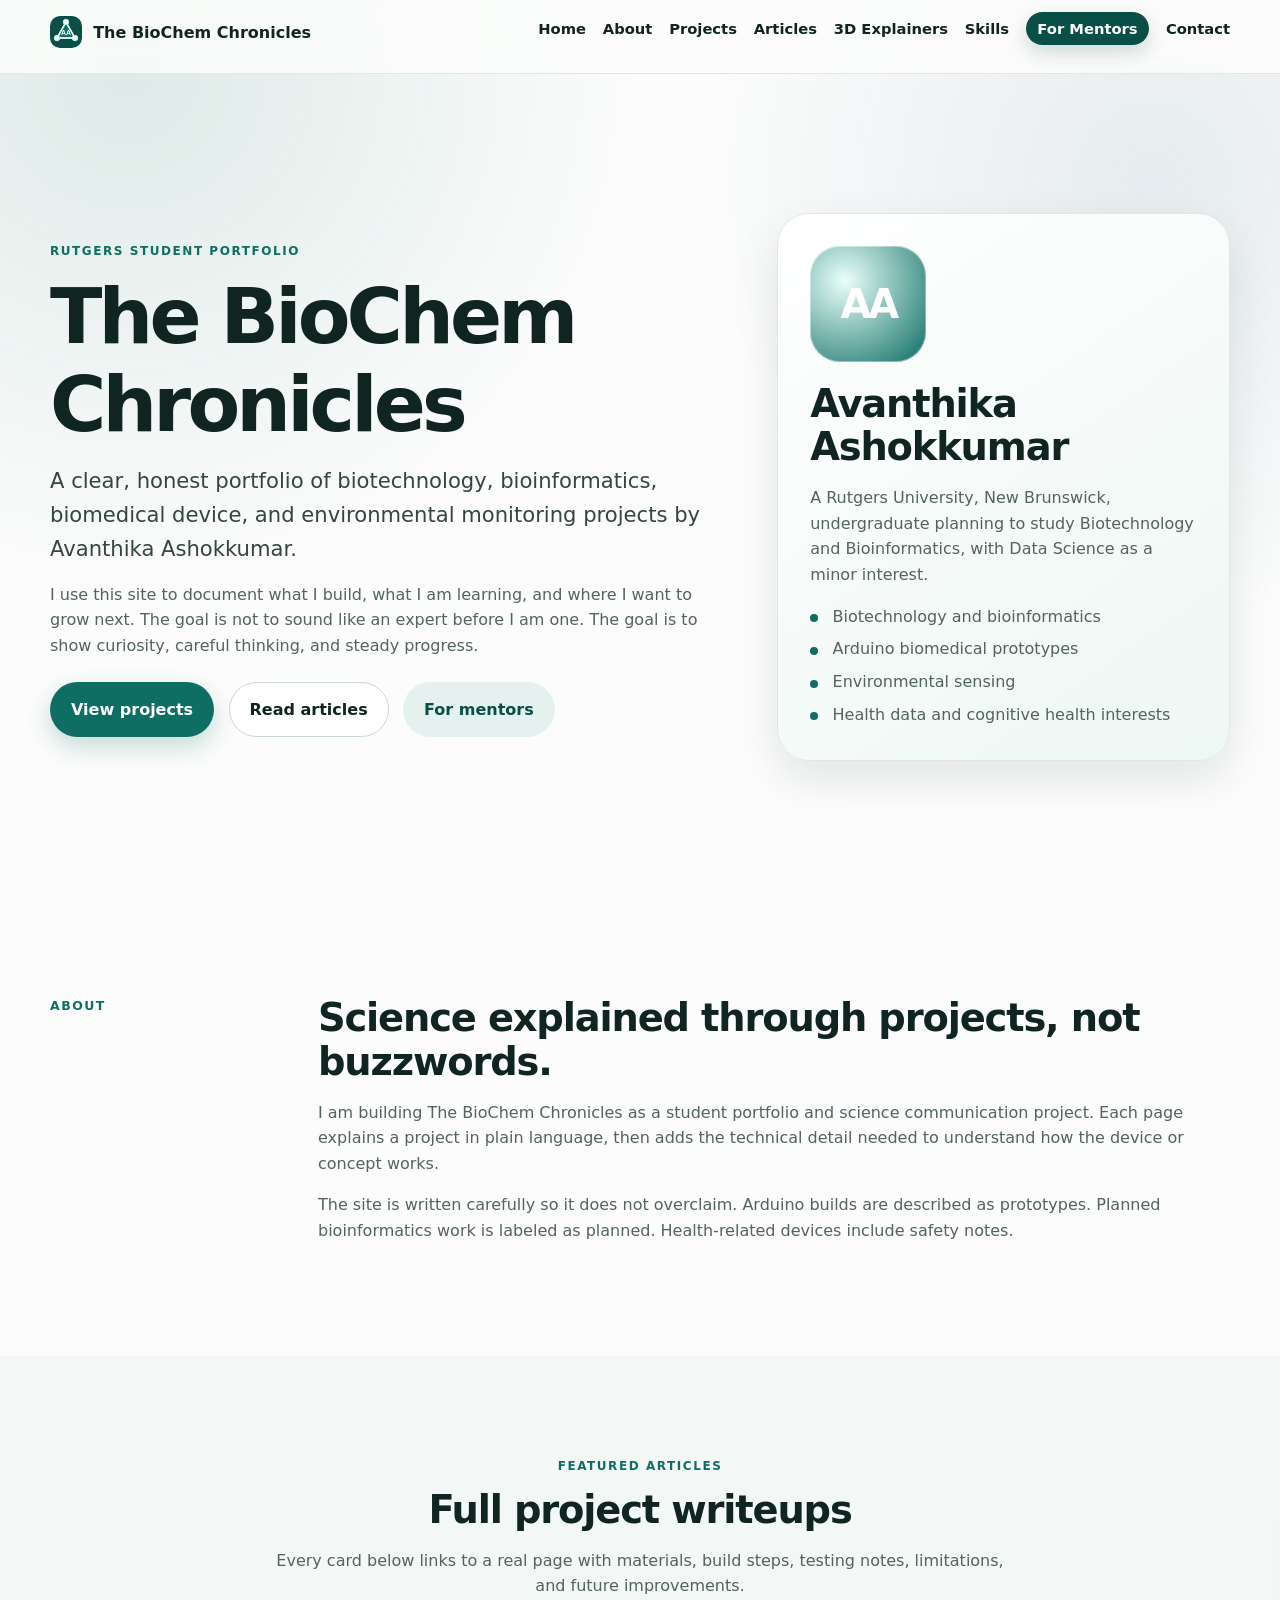
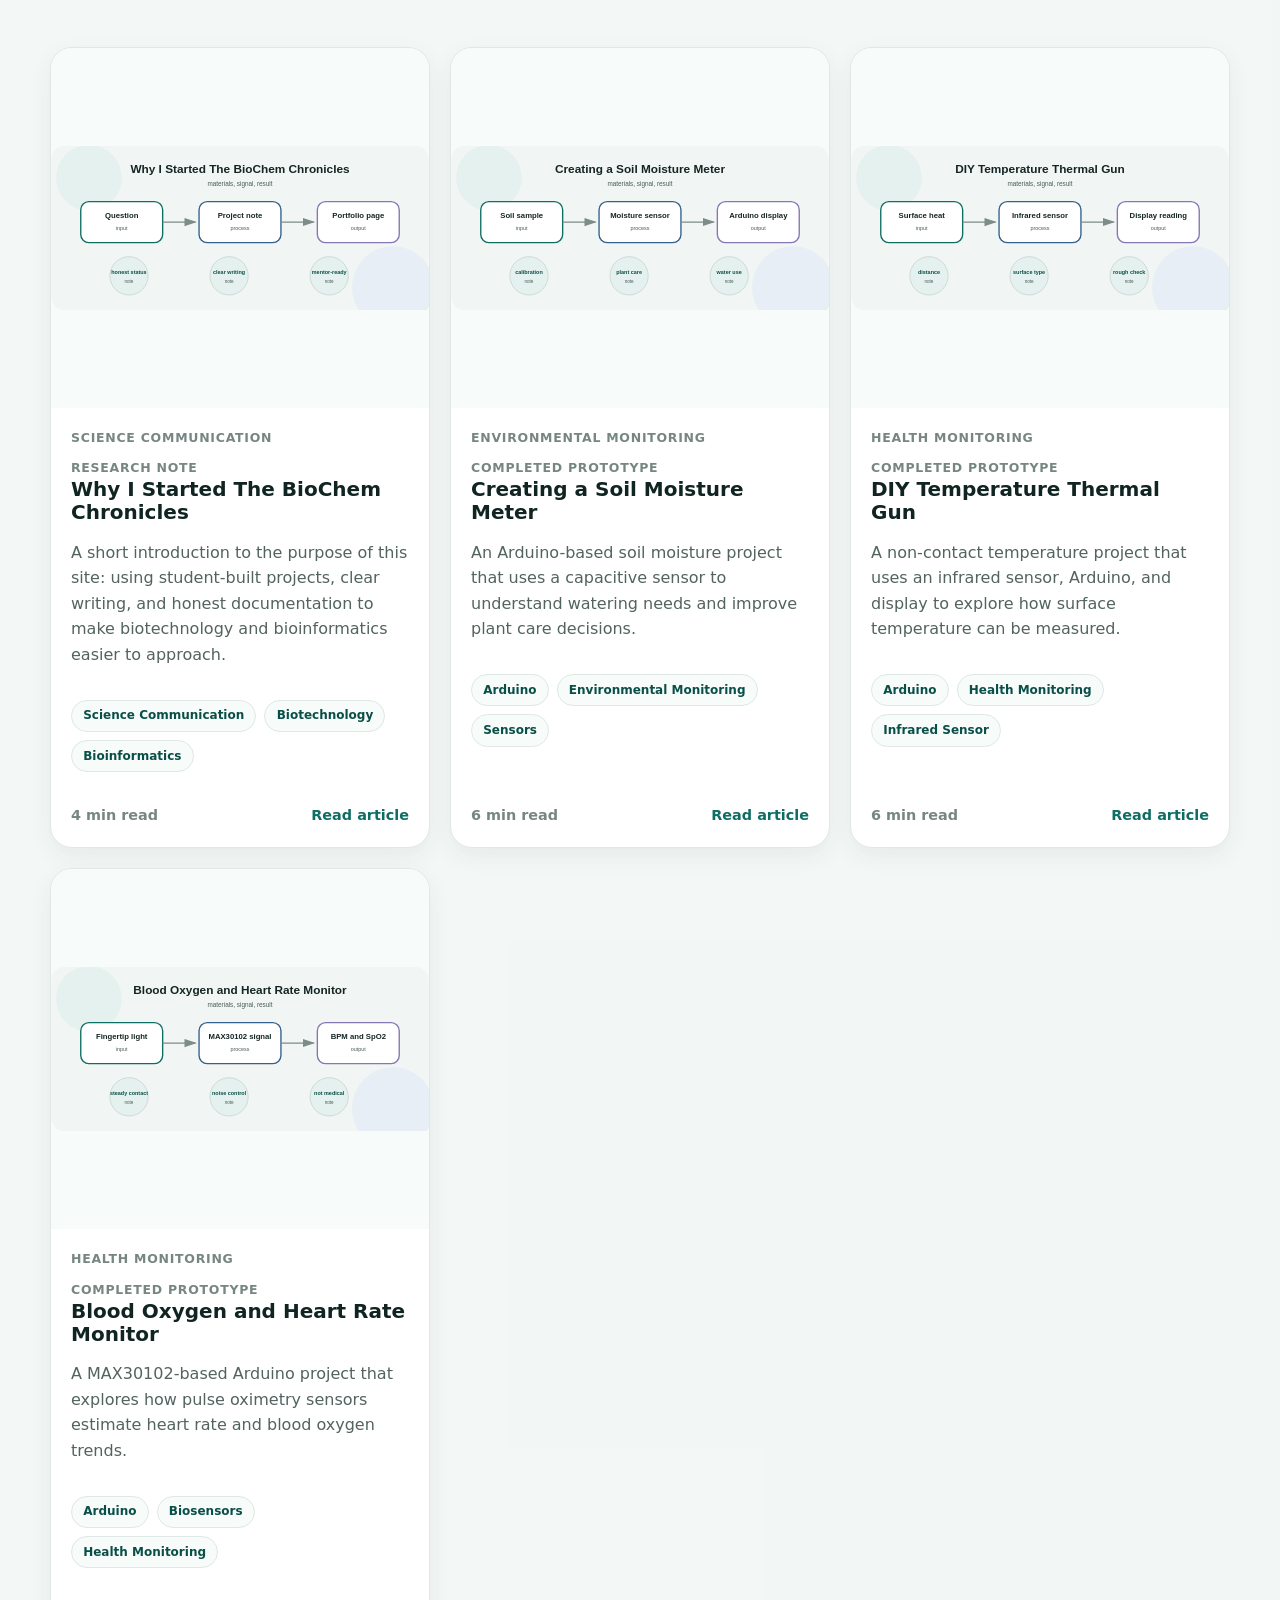
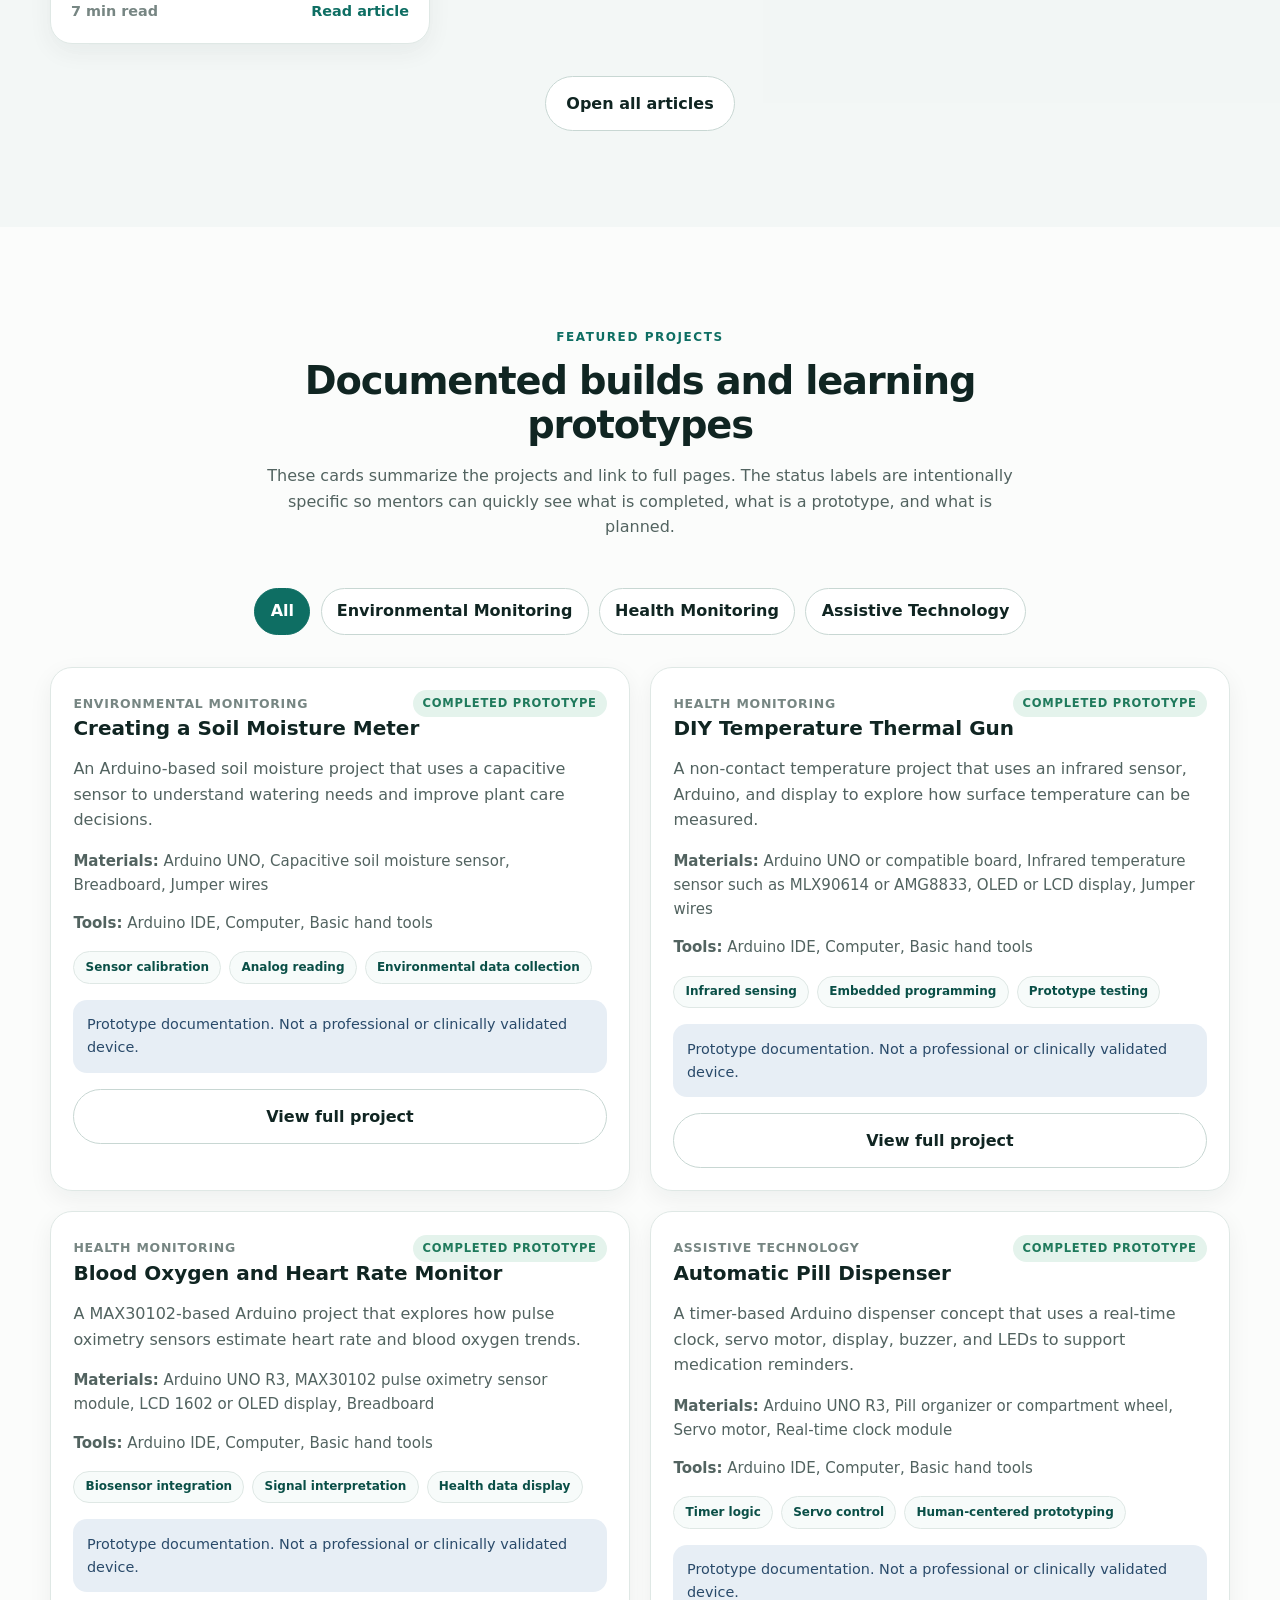
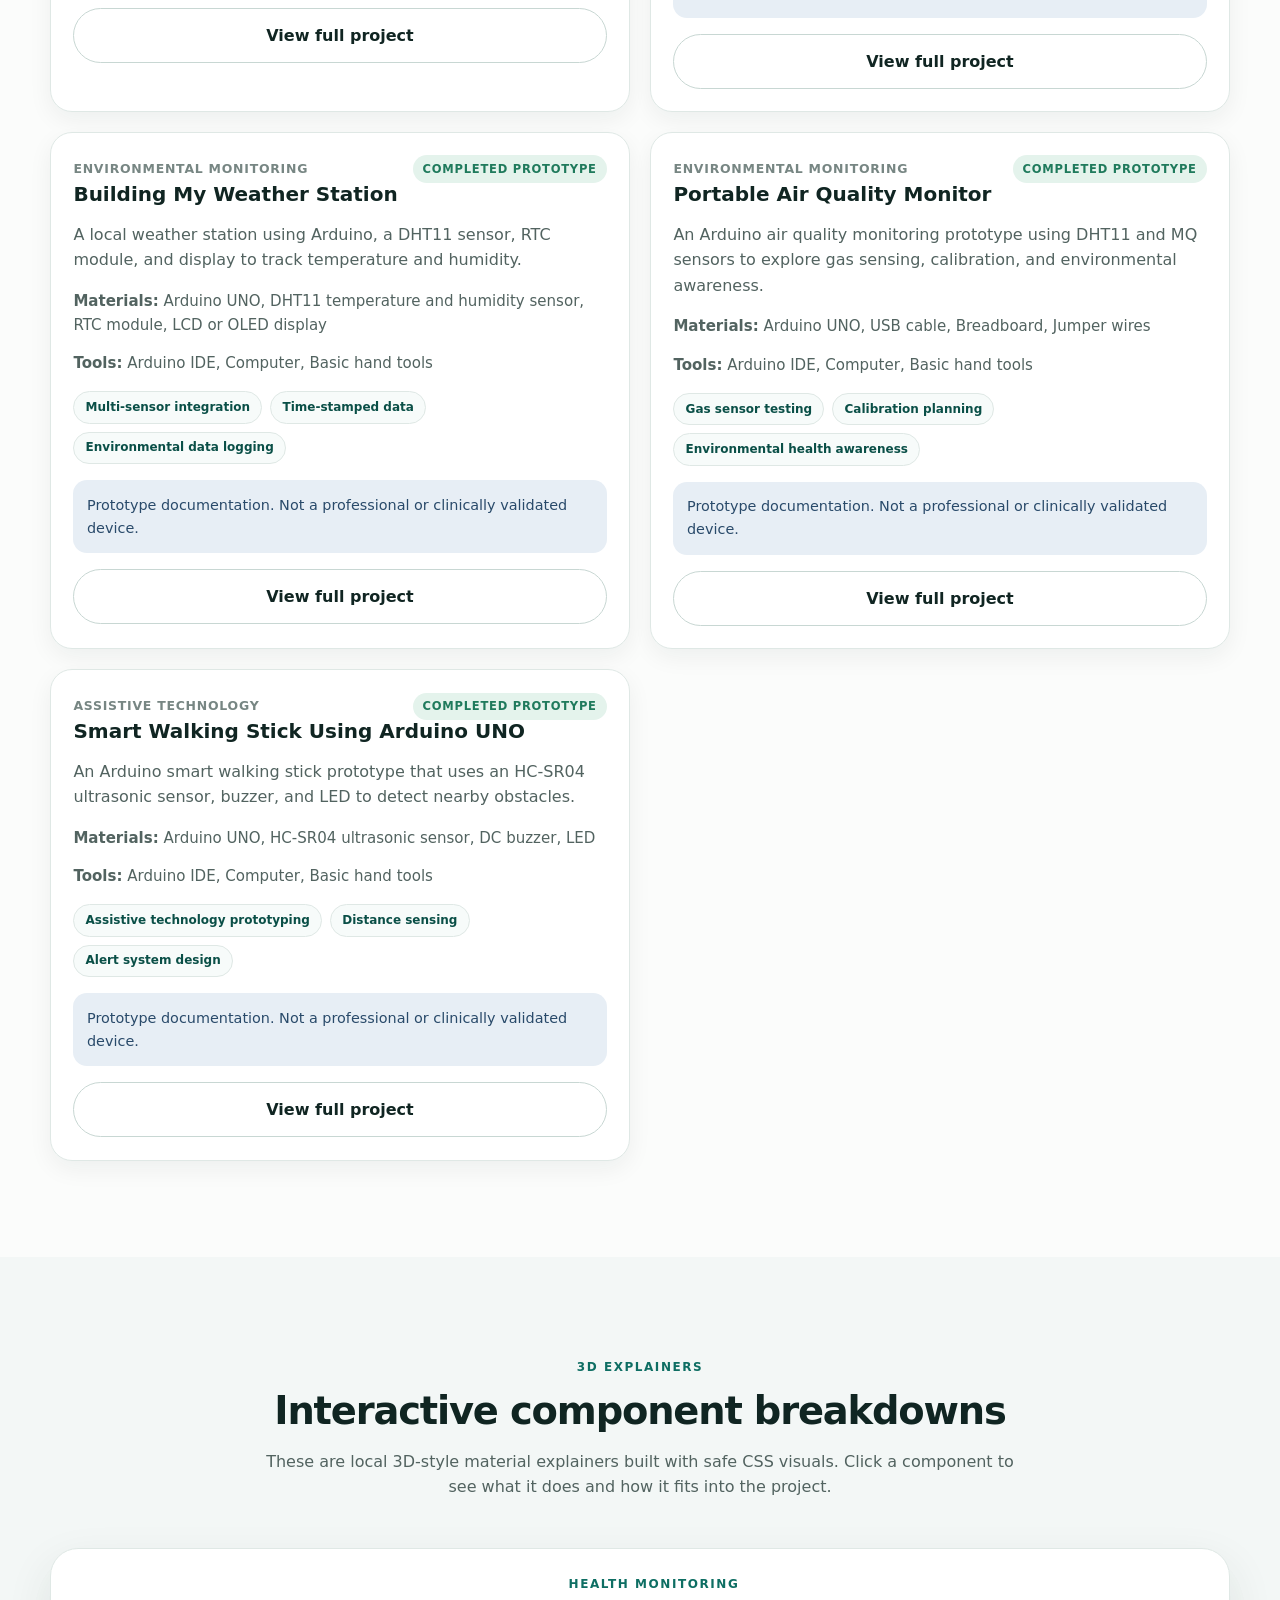
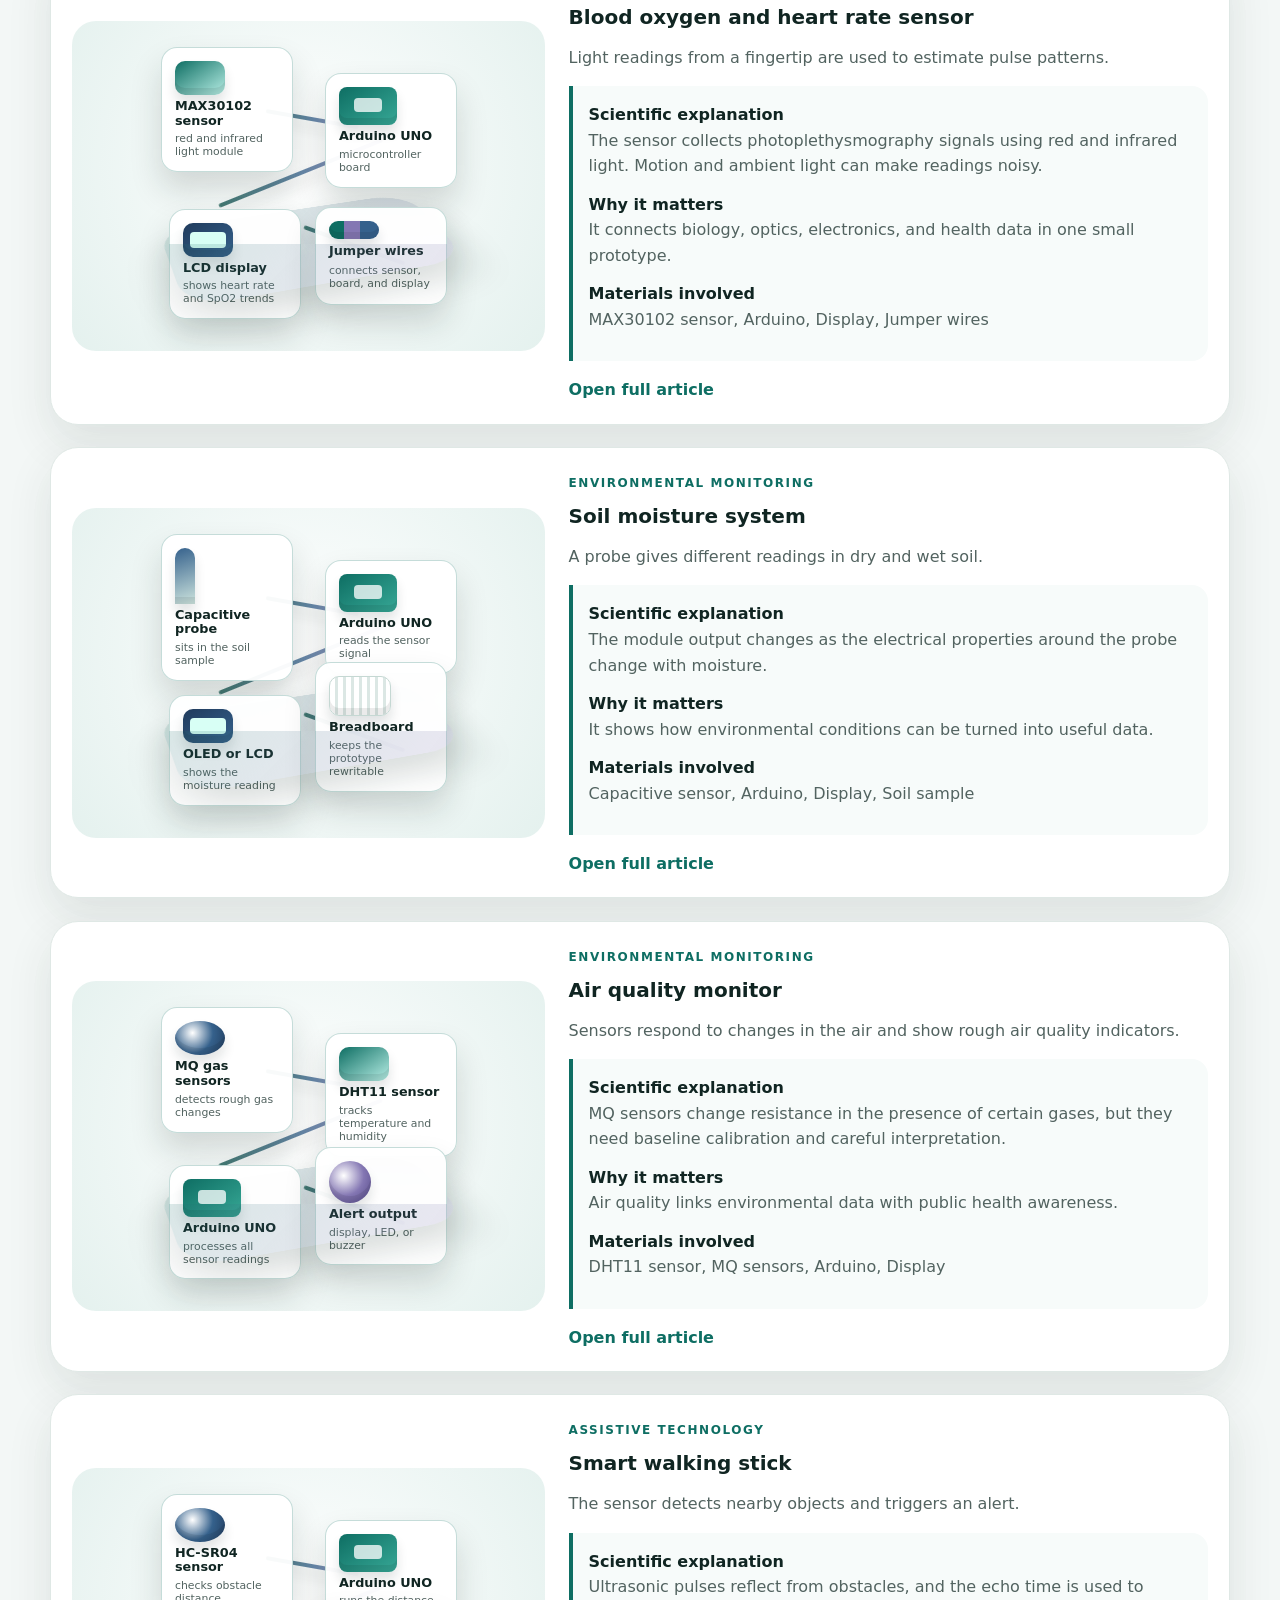
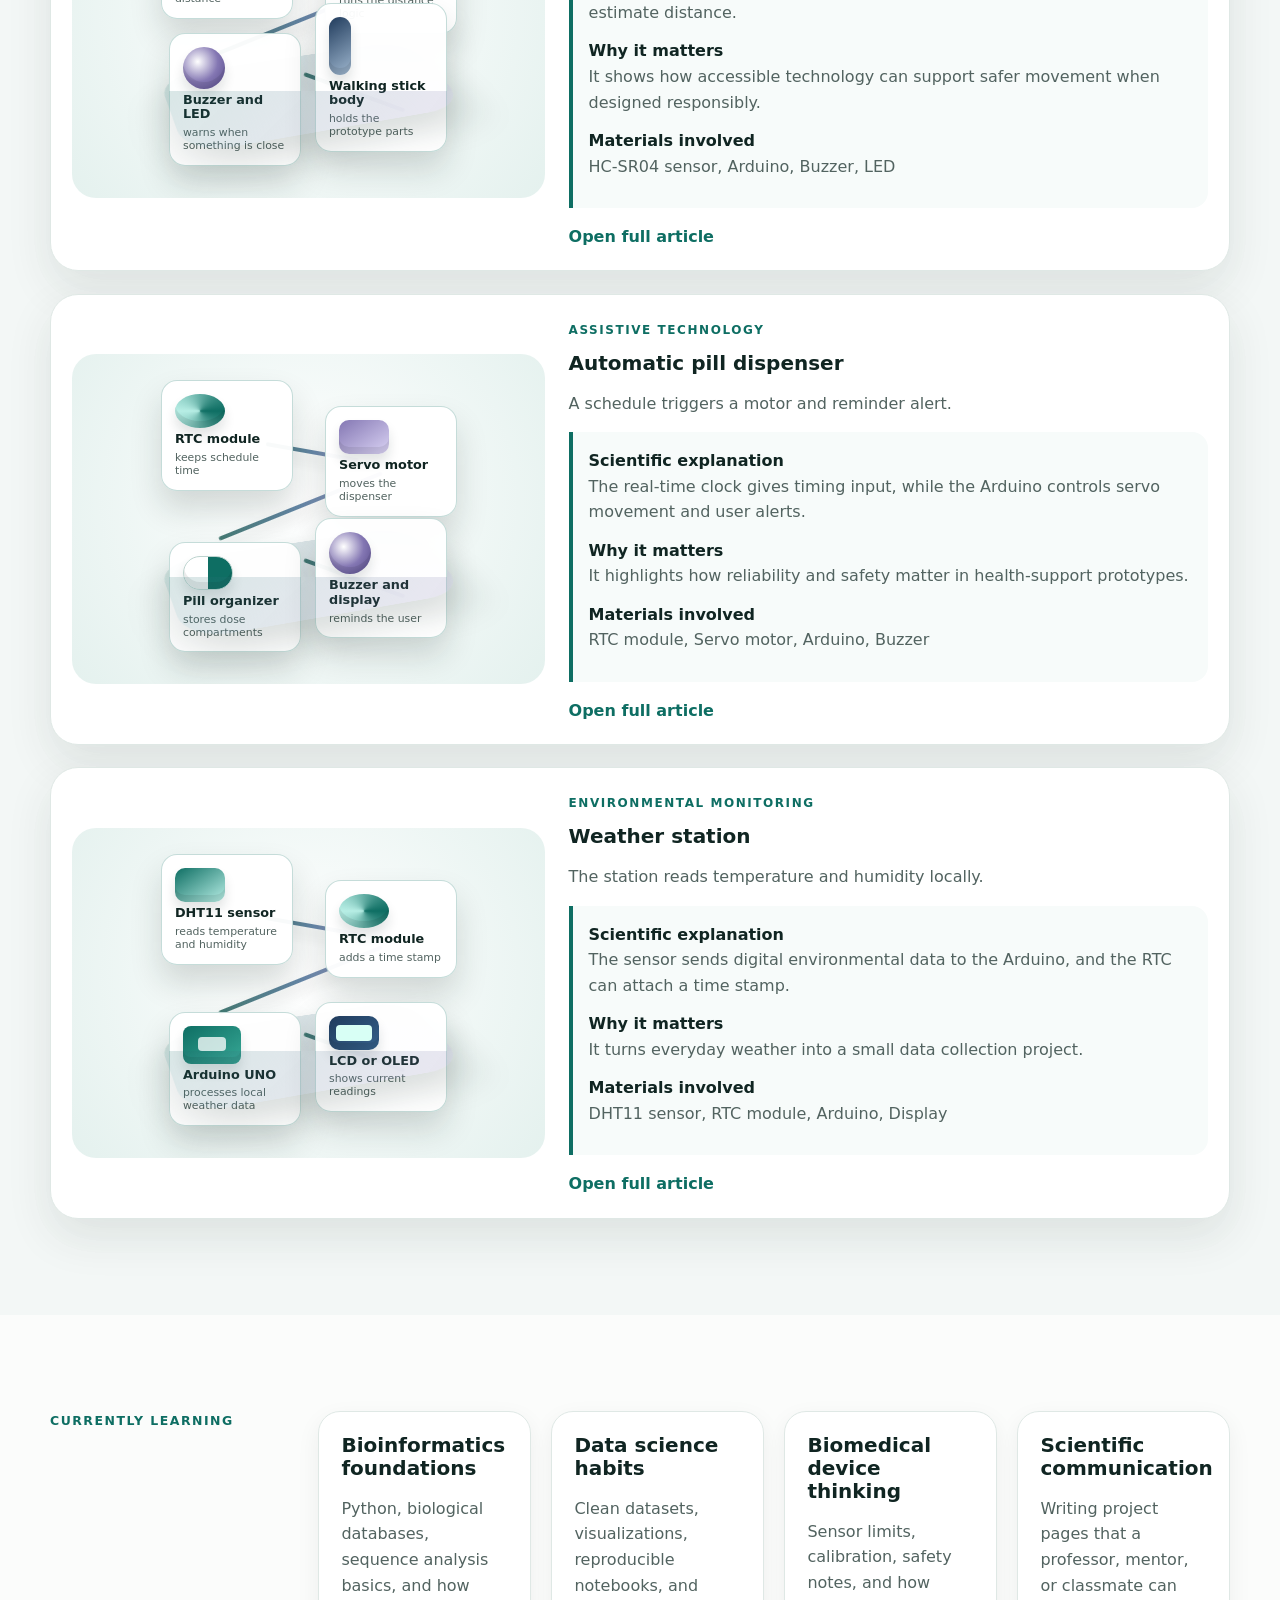
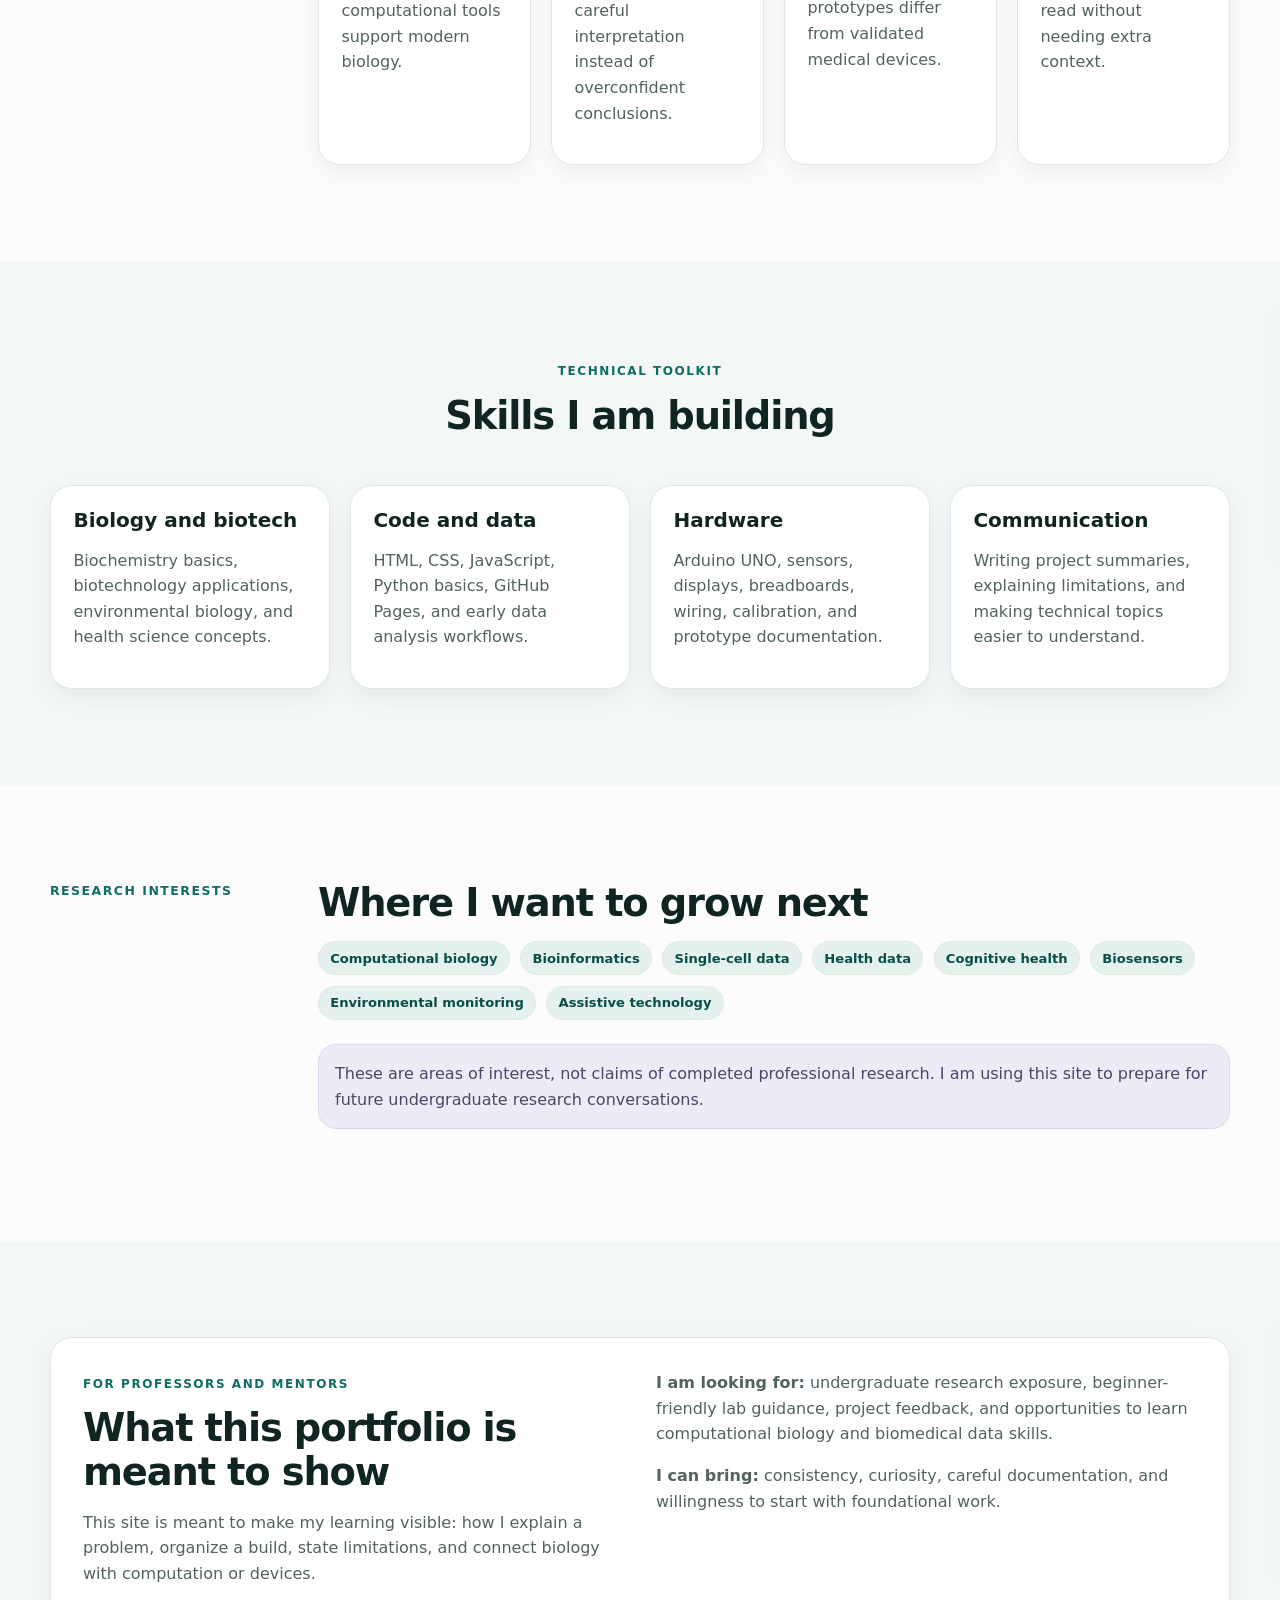
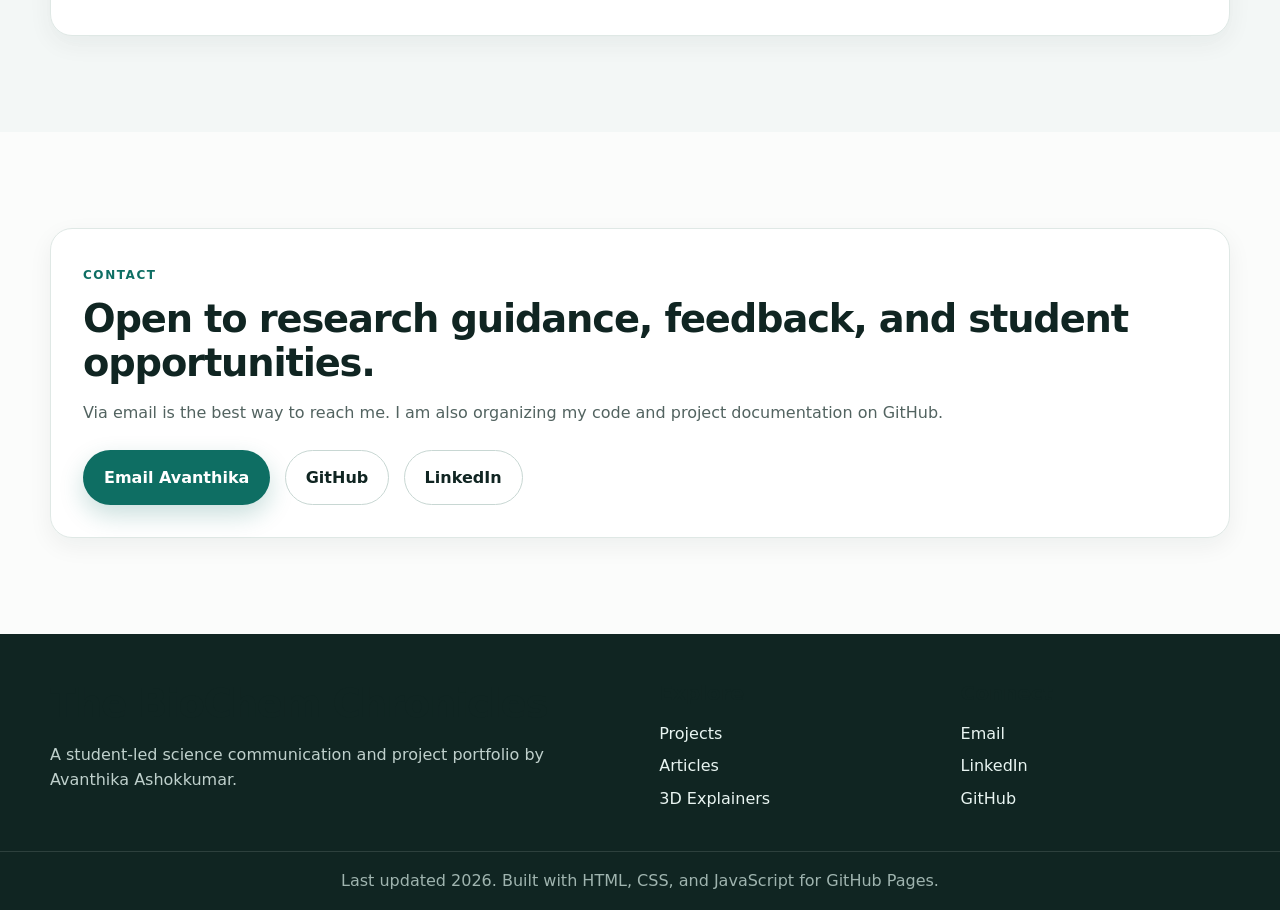
<file: index.html>
<!DOCTYPE html>
<html lang="en">
<head>
  <meta charset="UTF-8" />
  <meta name="viewport" content="width=device-width, initial-scale=1.0" />
  <title>The BioChem Chronicles | Avanthika Ashokkumar</title>
  <meta name="description" content="A student-led biotechnology, bioinformatics, and Arduino project portfolio by Rutgers undergraduate Avanthika Ashokkumar." />
  <meta name="author" content="Avanthika Ashokkumar" />
  <meta property="og:title" content="The BioChem Chronicles" />
  <meta property="og:description" content="Student-built biotechnology, bioinformatics, biosensor, and environmental monitoring projects explained clearly." />
  <meta property="og:type" content="website" />
  <meta property="og:image" content="assets/diagrams/biochem-chronicles-introduction.svg" />
  <link rel="icon" type="image/svg+xml" href="favicon.svg" />
  <link rel="stylesheet" href="styles.css" />
</head>
<body data-page="home">
<a class="skip-link" href="#main">Skip to content</a>
<header class="site-header">
  <nav class="nav" aria-label="Main navigation">
    <a class="nav-brand" href="index.html#home" aria-label="The BioChem Chronicles home">
      <img src="favicon.svg" alt="The BioChem Chronicles logo" width="32" height="32" />
      <span>The BioChem Chronicles</span>
    </a>
    <button class="nav-toggle" id="navToggle" type="button" aria-label="Open navigation menu" aria-expanded="false" aria-controls="navLinks">
      <span></span><span></span><span></span>
    </button>
    <ul class="nav-links" id="navLinks">
      <li><a href="index.html#home">Home</a></li>
      <li><a href="index.html#about">About</a></li>
      <li><a href="index.html#projects">Projects</a></li>
      <li><a href="articles.html">Articles</a></li>
      <li><a href="index.html#explainers">3D Explainers</a></li>
      <li><a href="index.html#skills">Skills</a></li>
      <li><a href="index.html#mentors">For Mentors</a></li>
      <li><a href="index.html#contact">Contact</a></li>
    </ul>
  </nav>
</header>
<main id="main">
  <section id="home" class="hero section-pad">
    <div class="container hero-grid">
      <div class="hero-copy reveal">
        <p class="eyebrow">Rutgers student portfolio</p>
        <h1>The BioChem Chronicles</h1>
        <p class="lead">A clear, honest portfolio of biotechnology, bioinformatics, biomedical device, and environmental monitoring projects by Avanthika Ashokkumar.</p>
        <p>I use this site to document what I build, what I am learning, and where I want to grow next. The goal is not to sound like an expert before I am one. The goal is to show curiosity, careful thinking, and steady progress.</p>
        <div class="hero-actions">
          <a class="btn btn-primary" href="#projects">View projects</a>
          <a class="btn btn-secondary" href="articles.html">Read articles</a>
          <a class="btn btn-ghost" href="#mentors">For mentors</a>
        </div>
      </div>
      <aside class="profile-card reveal" aria-label="Profile summary">
        <div class="initials-mark" aria-hidden="true">AA</div>
        <h2>Avanthika Ashokkumar</h2>
        <p> A Rutgers University, New Brunswick, undergraduate planning to study Biotechnology and Bioinformatics, with Data Science as a minor interest.</p>
        <ul class="profile-list">
          <li>Biotechnology and bioinformatics</li>
          <li>Arduino biomedical prototypes</li>
          <li>Environmental sensing</li>
          <li>Health data and cognitive health interests</li>
        </ul>
      </aside>
    </div>
  </section>

  <section id="about" class="section-pad">
    <div class="container two-col">
      <div class="section-label">About</div>
      <div>
        <h2>Science explained through projects, not buzzwords.</h2>
        <p>I am building The BioChem Chronicles as a student portfolio and science communication project. Each page explains a project in plain language, then adds the technical detail needed to understand how the device or concept works.</p>
        <p>The site is written carefully so it does not overclaim. Arduino builds are described as prototypes. Planned bioinformatics work is labeled as planned. Health-related devices include safety notes.</p>
      </div>
    </div>
  </section>

  <section id="featured-articles" class="section-pad alt-section">
    <div class="container">
      <div class="section-head">
        <p class="eyebrow">Featured articles</p>
        <h2>Full project writeups</h2>
        <p>Every card below links to a real page with materials, build steps, testing notes, limitations, and future improvements.</p>
      </div>
      <div class="card-grid" id="featuredArticlesGrid"></div>
      <div class="center-action"><a class="btn btn-secondary" href="articles.html">Open all articles</a></div>
    </div>
  </section>

  <section id="projects" class="section-pad">
    <div class="container">
      <div class="section-head">
        <p class="eyebrow">Featured projects</p>
        <h2>Documented builds and learning prototypes</h2>
        <p>These cards summarize the projects and link to full pages. The status labels are intentionally specific so mentors can quickly see what is completed, what is a prototype, and what is planned.</p>
      </div>
      <div class="filter-bar" id="projectFilterBar" aria-label="Project filters"></div>
      <div class="project-grid" id="projectsGrid"></div>
    </div>
  </section>

  <section id="explainers" class="section-pad alt-section">
    <div class="container">
      <div class="section-head">
        <p class="eyebrow">3D Explainers</p>
        <h2>Interactive component breakdowns</h2>
        <p>These are local 3D-style material explainers built with safe CSS visuals. Click a component to see what it does and how it fits into the project.</p>
      </div>
      <div class="explainer-list" id="explainersList"></div>
    </div>
  </section>

  <section id="current-learning" class="section-pad">
    <div class="container two-col">
      <div class="section-label">Currently learning</div>
      <div class="learning-grid">
        <article class="info-card"><h3>Bioinformatics foundations</h3><p>Python, biological databases, sequence analysis basics, and how computational tools support modern biology.</p></article>
        <article class="info-card"><h3>Data science habits</h3><p>Clean datasets, visualizations, reproducible notebooks, and careful interpretation instead of overconfident conclusions.</p></article>
        <article class="info-card"><h3>Biomedical device thinking</h3><p>Sensor limits, calibration, safety notes, and how prototypes differ from validated medical devices.</p></article>
        <article class="info-card"><h3>Scientific communication</h3><p>Writing project pages that a professor, mentor, or classmate can read without needing extra context.</p></article>
      </div>
    </div>
  </section>

  <section id="skills" class="section-pad alt-section">
    <div class="container">
      <div class="section-head">
        <p class="eyebrow">Technical toolkit</p>
        <h2>Skills I am building</h2>
      </div>
      <div class="skill-grid">
        <div class="skill-card"><h3>Biology and biotech</h3><p>Biochemistry basics, biotechnology applications, environmental biology, and health science concepts.</p></div>
        <div class="skill-card"><h3>Code and data</h3><p>HTML, CSS, JavaScript, Python basics, GitHub Pages, and early data analysis workflows.</p></div>
        <div class="skill-card"><h3>Hardware</h3><p>Arduino UNO, sensors, displays, breadboards, wiring, calibration, and prototype documentation.</p></div>
        <div class="skill-card"><h3>Communication</h3><p>Writing project summaries, explaining limitations, and making technical topics easier to understand.</p></div>
      </div>
    </div>
  </section>

  <section id="interests" class="section-pad">
    <div class="container two-col">
      <div class="section-label">Research interests</div>
      <div>
        <h2>Where I want to grow next</h2>
        <div class="pill-list">
          <span>Computational biology</span><span>Bioinformatics</span><span>Single-cell data</span><span>Health data</span><span>Cognitive health</span><span>Biosensors</span><span>Environmental monitoring</span><span>Assistive technology</span>
        </div>
        <p class="note-box">These are areas of interest, not claims of completed professional research. I am using this site to prepare for future undergraduate research conversations.</p>
      </div>
    </div>
  </section>

  <section id="mentors" class="section-pad alt-section">
    <div class="container mentor-panel">
      <div>
        <p class="eyebrow">For professors and mentors</p>
        <h2>What this portfolio is meant to show</h2>
        <p>This site is meant to make my learning visible: how I explain a problem, organize a build, state limitations, and connect biology with computation or devices.</p>
      </div>
      <div class="mentor-list">
        <p><strong>I am looking for:</strong> undergraduate research exposure, beginner-friendly lab guidance, project feedback, and opportunities to learn computational biology and biomedical data skills.</p>
        <p><strong>I can bring:</strong> consistency, curiosity, careful documentation, and willingness to start with foundational work.</p>
      </div>
    </div>
  </section>

  <section id="contact" class="section-pad">
    <div class="container contact-card">
      <p class="eyebrow">Contact</p>
      <h2>Open to research guidance, feedback, and student opportunities.</h2>
      <p>Via email is the best way to reach me. I am also organizing my code and project documentation on GitHub.</p>
      <div class="hero-actions">
        <a class="btn btn-primary" href="mailto:avanthika.ashokkumar@gmail.com">Email Avanthika</a>
        <a class="btn btn-secondary" href="https://github.com/avanthikaashokkumar" target="_blank" rel="noopener">GitHub</a>
        <a class="btn btn-secondary" href="https://linkedin.com/in/avanthika-ashokkumar-819445342" target="_blank" rel="noopener">LinkedIn</a>
      </div>
    </div>
  </section>
</main>
<footer class="site-footer">
  <div class="container footer-grid">
    <div>
      <h2>The BioChem Chronicles</h2>
      <p>A student-led science communication and project portfolio by Avanthika Ashokkumar.</p>
    </div>
    <div>
      <h3>Explore</h3>
      <ul>
        <li><a href="index.html#projects">Projects</a></li>
        <li><a href="articles.html">Articles</a></li>
        <li><a href="index.html#explainers">3D Explainers</a></li>
      </ul>
    </div>
    <div>
      <h3>Connect</h3>
      <ul>
        <li><a href="mailto:avanthika.ashokkumar@gmail.com">Email</a></li>
        <li><a href="https://linkedin.com/in/avanthika-ashokkumar-819445342" target="_blank" rel="noopener">LinkedIn</a></li>
        <li><a href="https://github.com/avanthikaashokkumar" target="_blank" rel="noopener">GitHub</a></li>
      </ul>
    </div>
  </div>
  <div class="footer-bottom">Last updated <span id="year">2026</span>. Built with HTML, CSS, and JavaScript for GitHub Pages.</div>
</footer>
<button class="back-to-top" id="backToTop" type="button" aria-label="Back to top">↑</button>
<script src="script.js"></script>
</body>
</html>
</file>
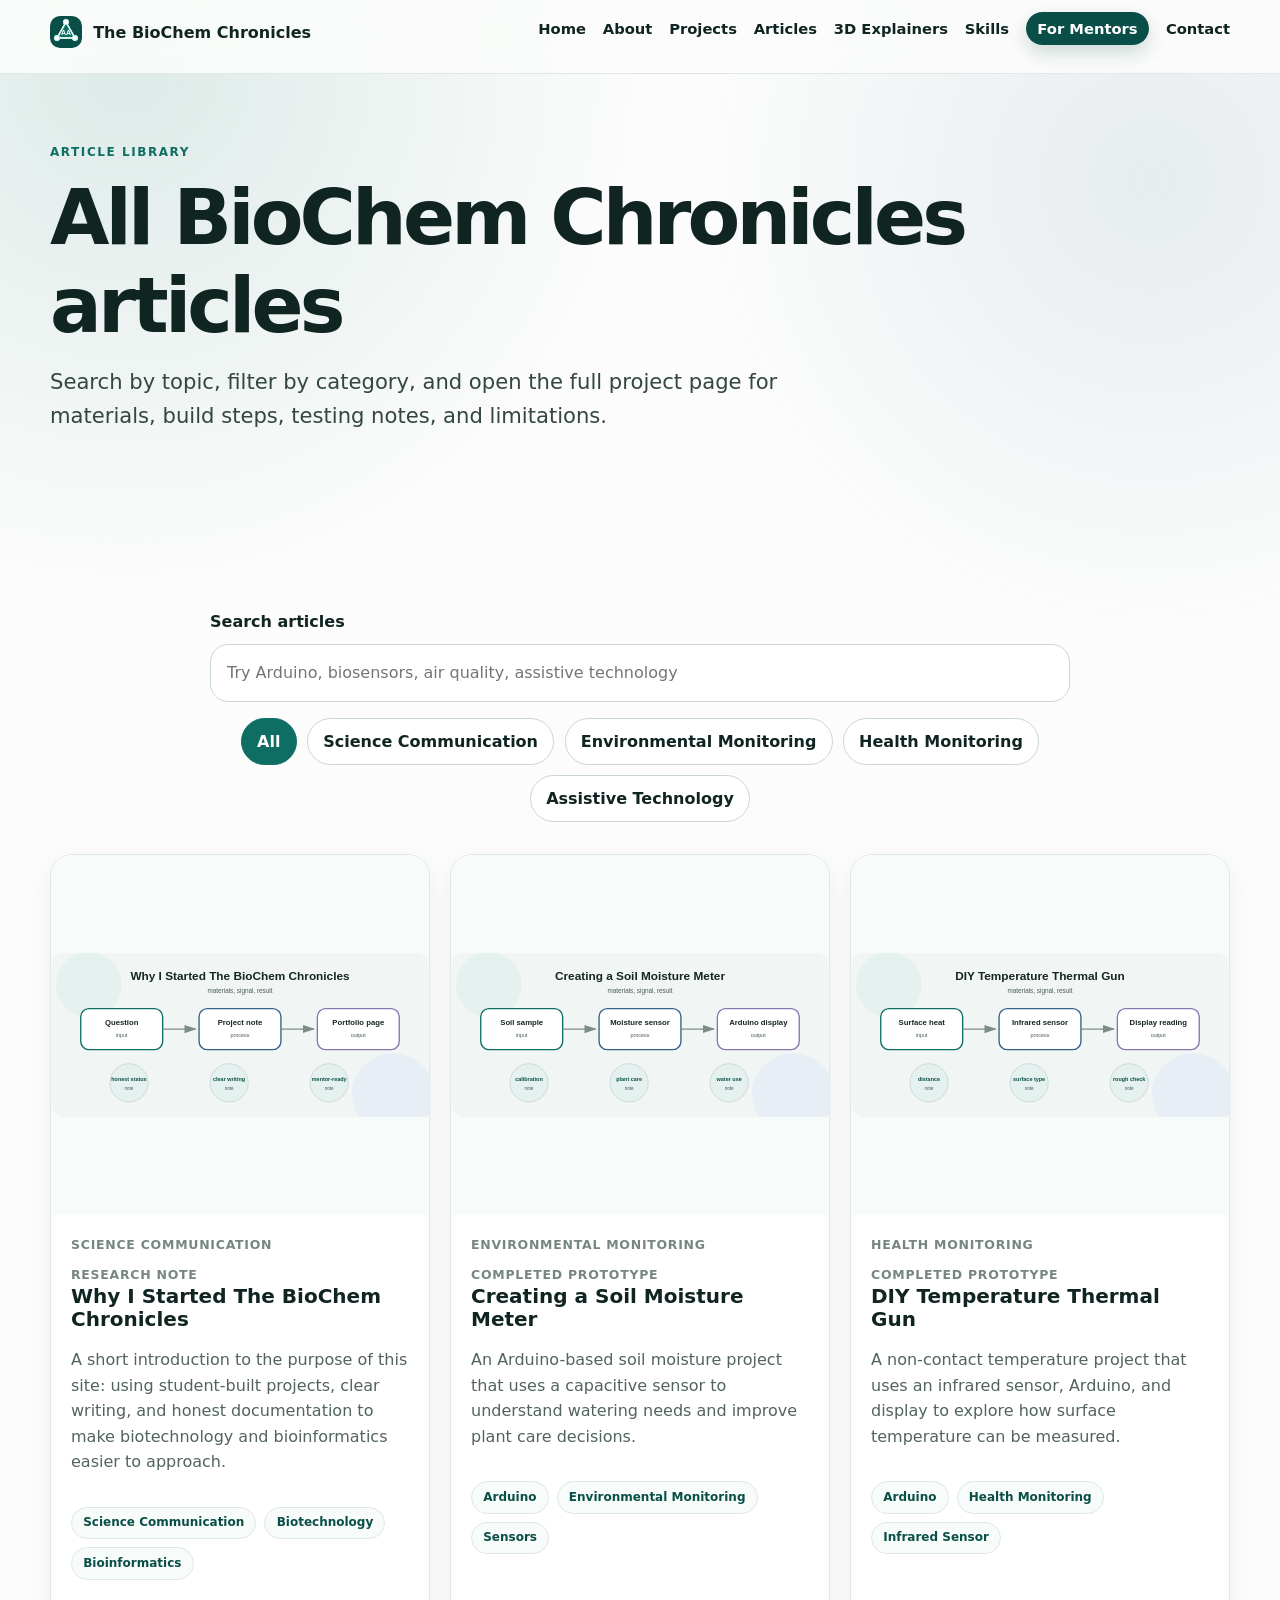
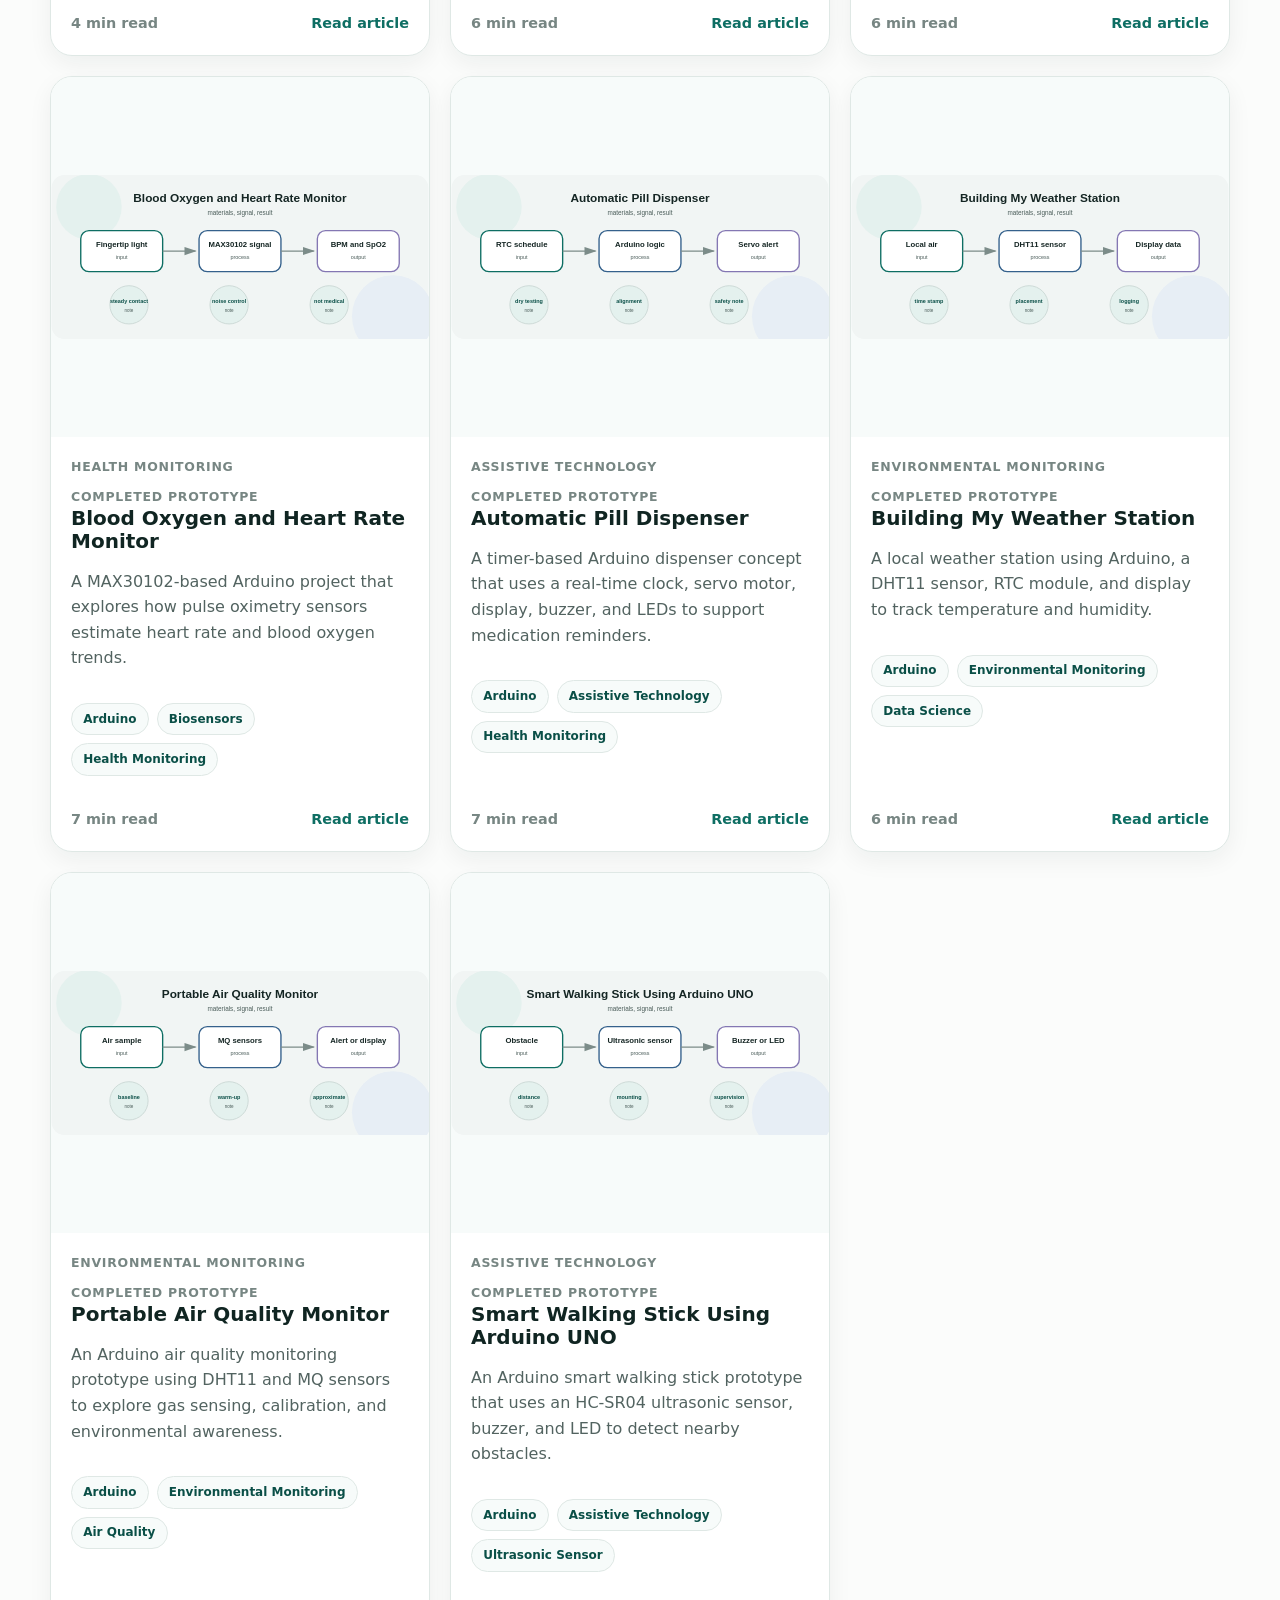
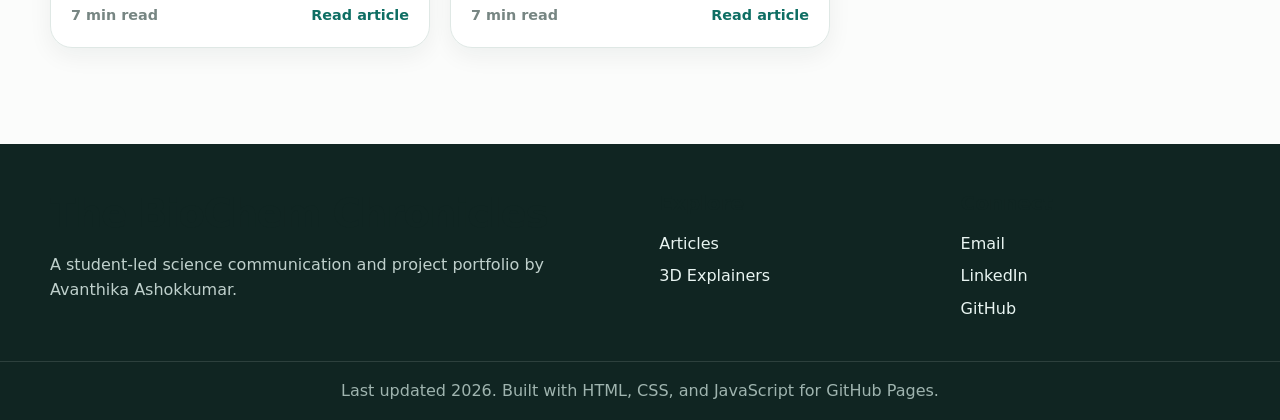
<file: articles.html>
<!DOCTYPE html>
<html lang="en">
<head>
  <meta charset="UTF-8" />
  <meta name="viewport" content="width=device-width, initial-scale=1.0" />
  <title>Articles | The BioChem Chronicles</title>
  <meta name="description" content="Search and filter Avanthika Ashokkumar's BioChem Chronicles article pages for Arduino, biosensors, health monitoring, assistive technology, and environmental monitoring projects." />
  <meta property="og:title" content="Articles | The BioChem Chronicles" />
  <meta property="og:description" content="A complete article index for student-built science projects and project notes." />
  <meta property="og:type" content="website" />
  <meta property="og:image" content="assets/diagrams/biochem-chronicles-introduction.svg" />
  <link rel="icon" type="image/svg+xml" href="favicon.svg" />
  <link rel="stylesheet" href="styles.css" />
</head>
<body data-page="articles">
<a class="skip-link" href="#main">Skip to content</a>
<header class="site-header">
  <nav class="nav" aria-label="Main navigation">
    <a class="nav-brand" href="index.html#home" aria-label="The BioChem Chronicles home">
      <img src="favicon.svg" alt="The BioChem Chronicles logo" width="32" height="32" />
      <span>The BioChem Chronicles</span>
    </a>
    <button class="nav-toggle" id="navToggle" type="button" aria-label="Open navigation menu" aria-expanded="false" aria-controls="navLinks">
      <span></span><span></span><span></span>
    </button>
    <ul class="nav-links" id="navLinks">
      <li><a href="index.html#home">Home</a></li>
      <li><a href="index.html#about">About</a></li>
      <li><a href="index.html#projects">Projects</a></li>
      <li><a href="articles.html">Articles</a></li>
      <li><a href="index.html#explainers">3D Explainers</a></li>
      <li><a href="index.html#skills">Skills</a></li>
      <li><a href="index.html#mentors">For Mentors</a></li>
      <li><a href="index.html#contact">Contact</a></li>
    </ul>
  </nav>
</header>
<main id="main">
  <section class="page-hero section-pad compact-hero">
    <div class="container">
      <p class="eyebrow">Article library</p>
      <h1>All BioChem Chronicles articles</h1>
      <p class="lead">Search by topic, filter by category, and open the full project page for materials, build steps, testing notes, and limitations.</p>
    </div>
  </section>
  <section class="section-pad">
    <div class="container">
      <div class="article-controls" aria-label="Article search and filters">
        <label for="articleSearch">Search articles</label>
        <input id="articleSearch" type="search" placeholder="Try Arduino, biosensors, air quality, assistive technology" />
        <div class="filter-bar" id="articleFilterBar"></div>
      </div>
      <div class="card-grid" id="articleIndexGrid"></div>
      <div class="empty-state" id="articleEmptyState" hidden>
        <h2>No matching articles</h2>
        <p>Try a broader search term or choose the All filter.</p>
      </div>
    </div>
  </section>
</main>
<footer class="site-footer">
  <div class="container footer-grid">
    <div>
      <h2>The BioChem Chronicles</h2>
      <p>A student-led science communication and project portfolio by Avanthika Ashokkumar.</p>
    </div>
    <div>
      <h3>Explore</h3>
      <ul>
        <li><a href="articles.html">Articles</a></li>
        <li><a href="index.html#explainers">3D Explainers</a></li>
      </ul>
    </div>
    <div>
      <h3>Connect</h3>
      <ul>
        <li><a href="mailto:avanthika.ashokkumar@gmail.com">Email</a></li>
        <li><a href="https://linkedin.com/in/avanthika-ashokkumar-819445342" target="_blank" rel="noopener">LinkedIn</a></li>
        <li><a href="https://github.com/avanthikaashokkumar" target="_blank" rel="noopener">GitHub</a></li>
      </ul>
    </div>
  </div>
  <div class="footer-bottom">Last updated <span id="year">2026</span>. Built with HTML, CSS, and JavaScript for GitHub Pages.</div>
</footer>
<button class="back-to-top" id="backToTop" type="button" aria-label="Back to top">↑</button>
<script src="script.js"></script>
</body>
</html>
</file>
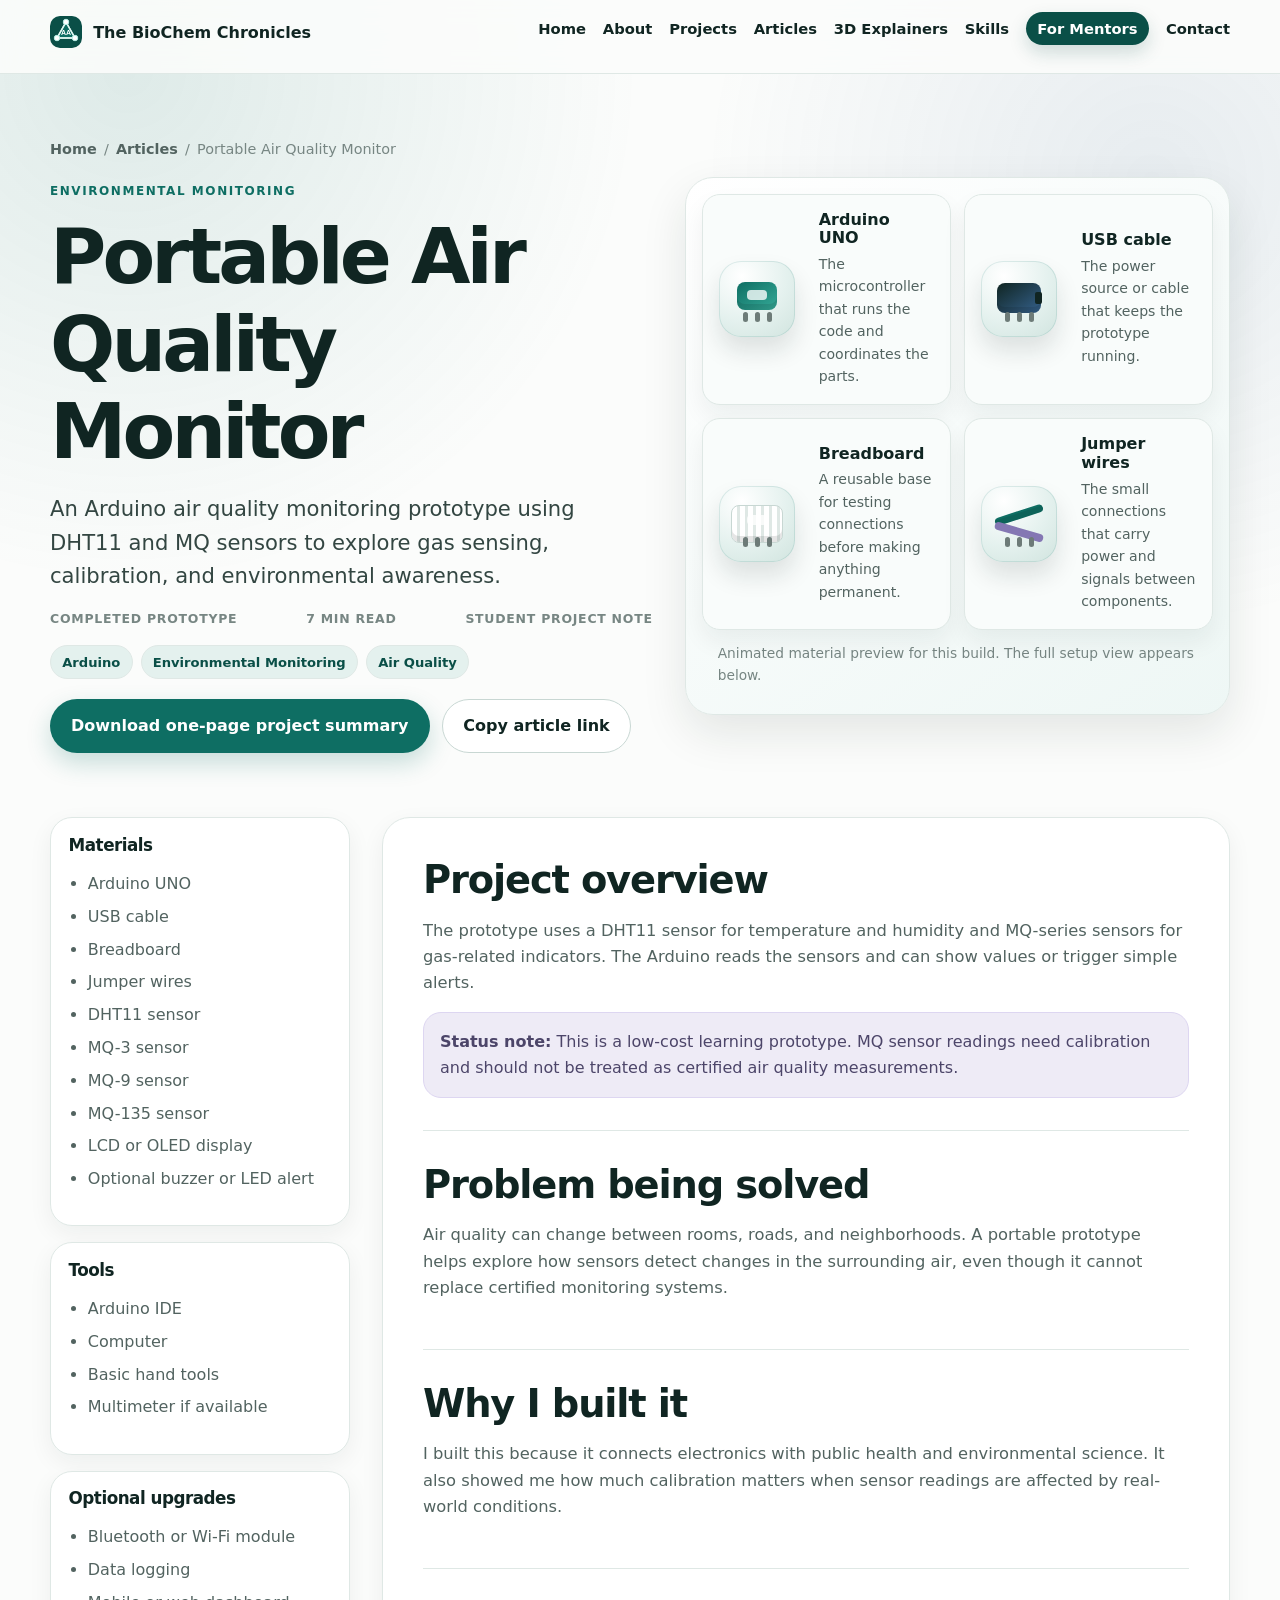
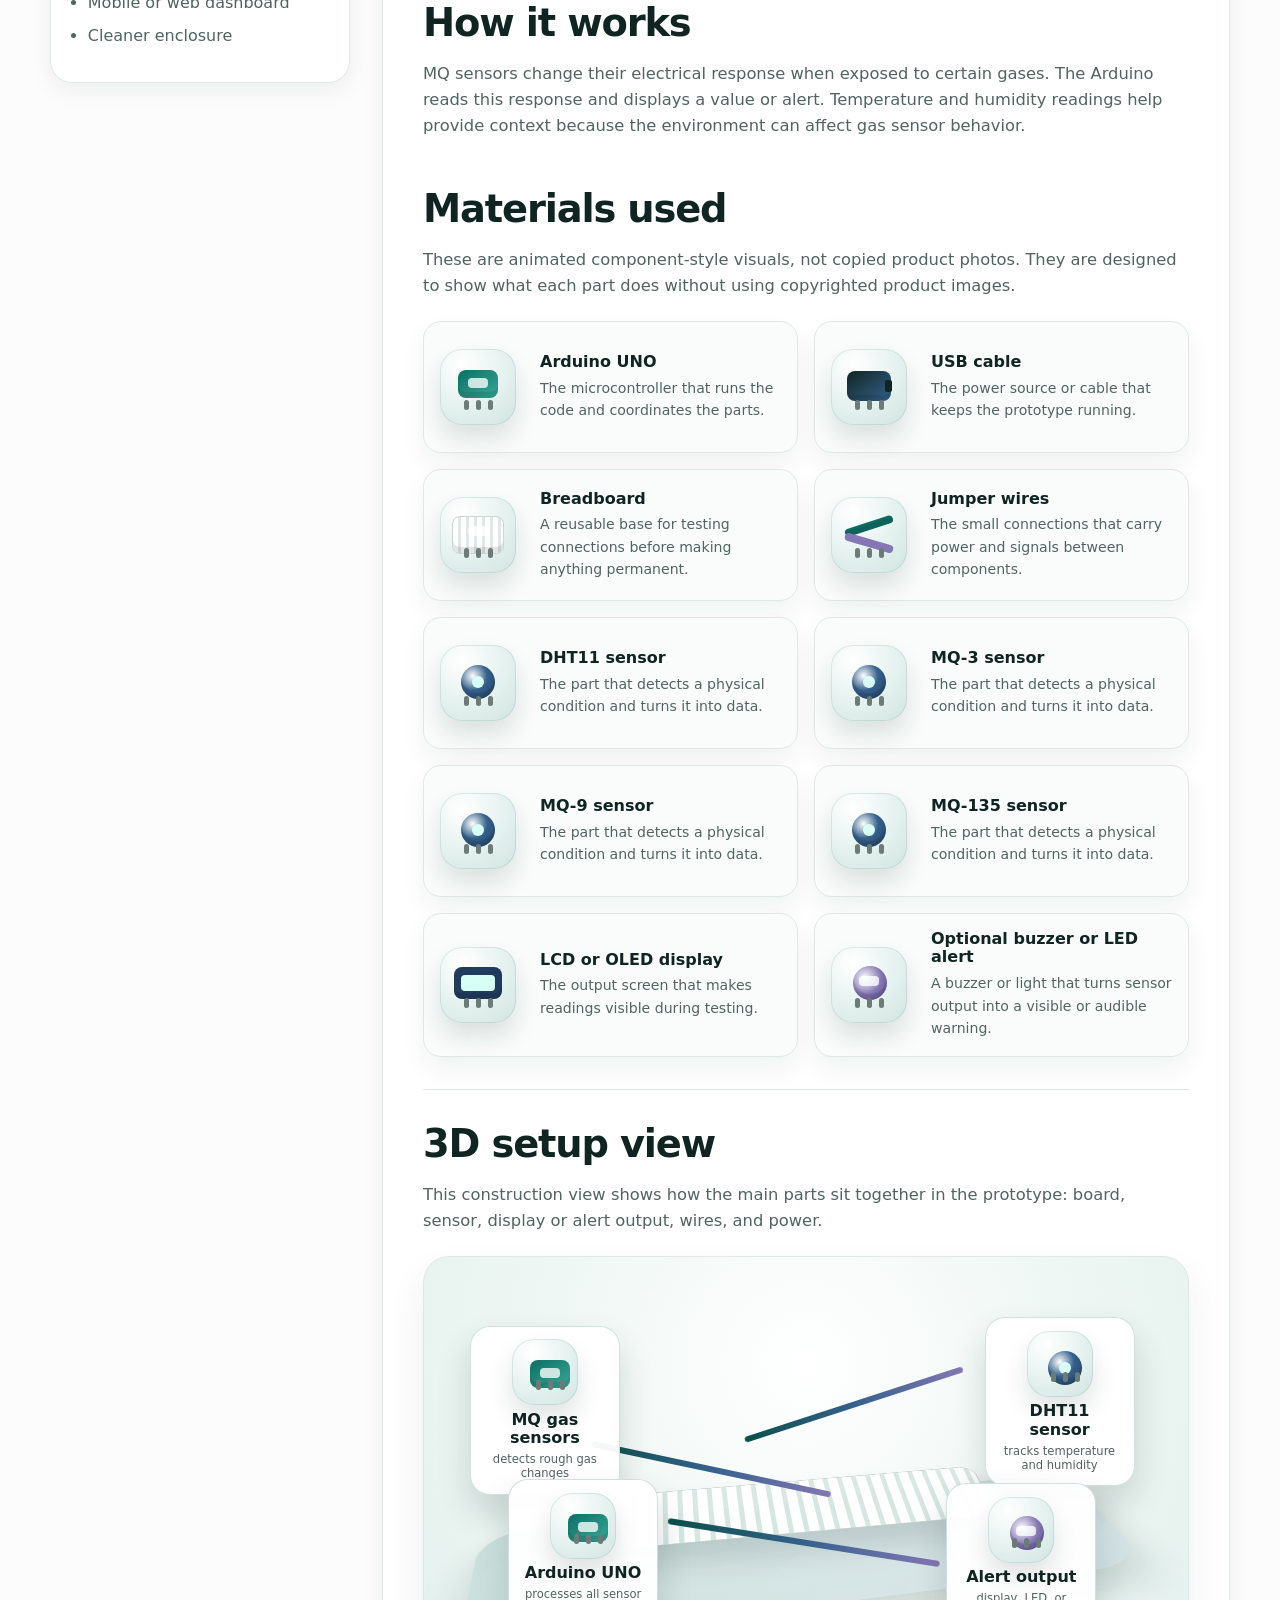
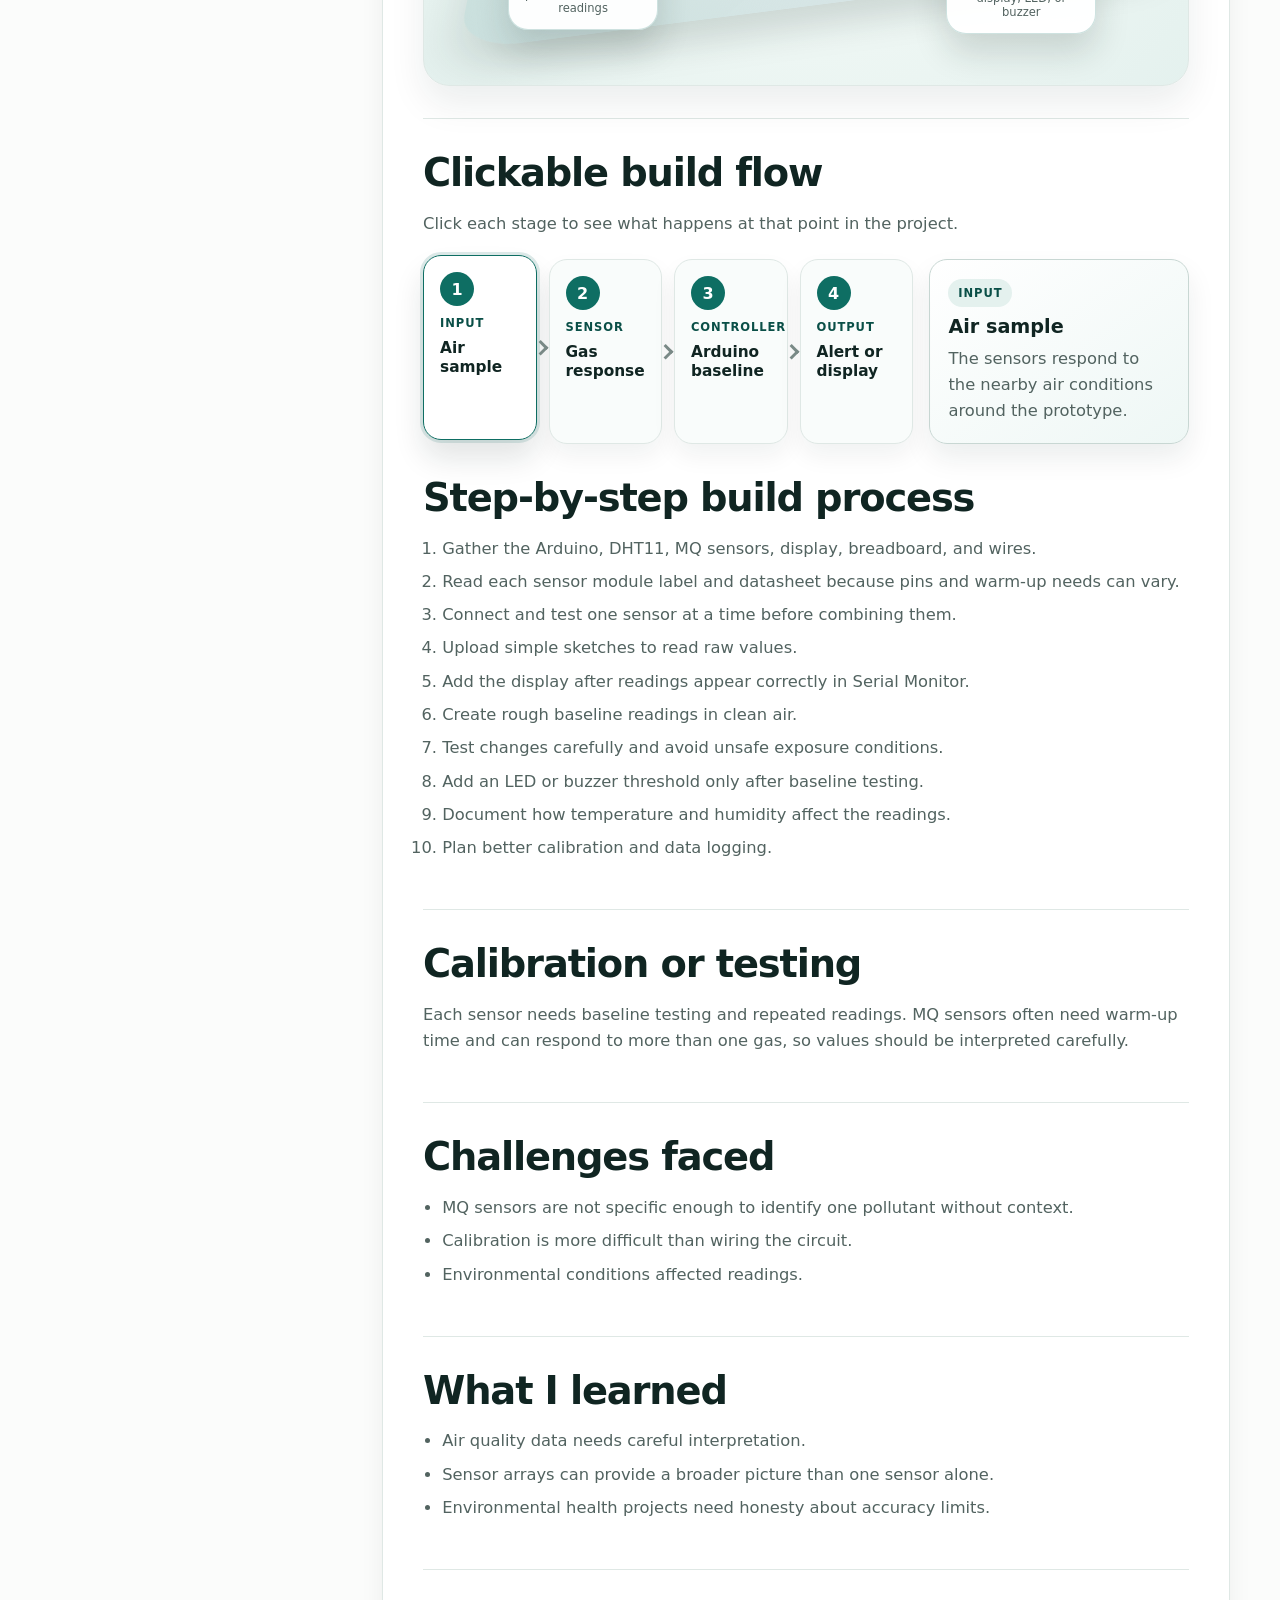
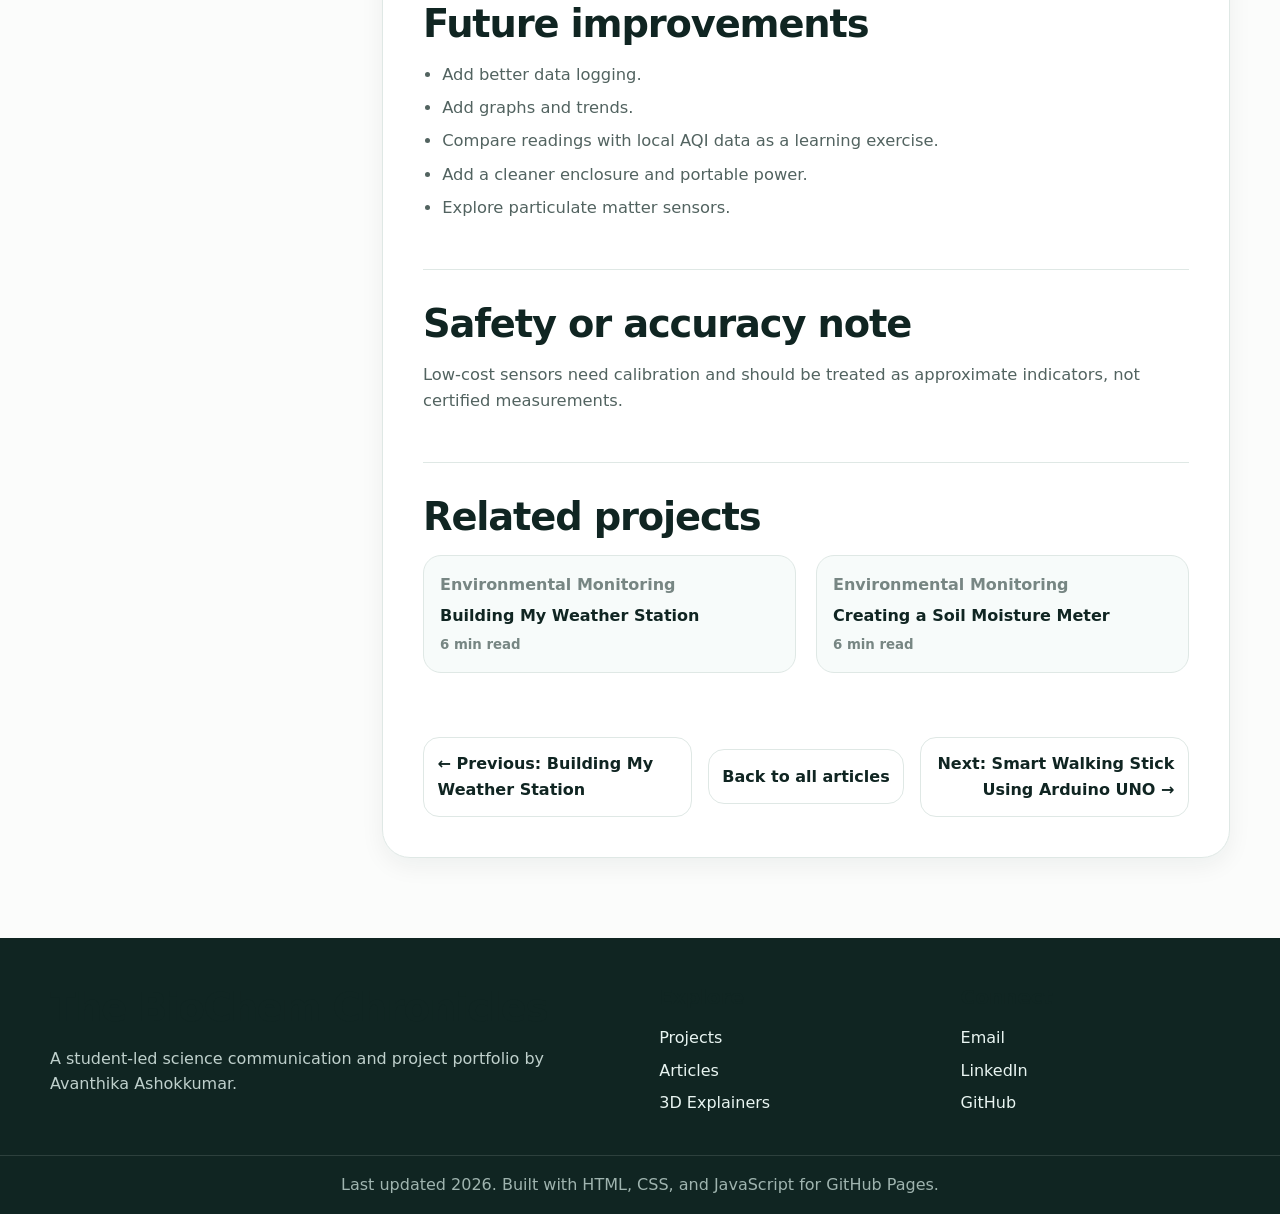
<file: articles/air-quality-monitor.html>
<!DOCTYPE html>
<html lang="en">
<head>
  <meta charset="UTF-8" />
  <meta name="viewport" content="width=device-width, initial-scale=1.0" />
  <title>Portable Air Quality Monitor | The BioChem Chronicles</title>
  <meta name="description" content="An Arduino air quality monitoring prototype using DHT11 and MQ sensors to explore gas sensing, calibration, and environmental awareness." />
  <meta name="author" content="Avanthika Ashokkumar" />
  <meta property="og:title" content="Portable Air Quality Monitor" />
  <meta property="og:description" content="An Arduino air quality monitoring prototype using DHT11 and MQ sensors to explore gas sensing, calibration, and environmental awareness." />
  <meta property="og:type" content="article" />
  <meta property="og:image" content="../assets/diagrams/air-quality-monitor.svg" />
  <link rel="canonical" href="../articles/air-quality-monitor.html" />
  <link rel="icon" type="image/svg+xml" href="../favicon.svg" />
  <link rel="stylesheet" href="../styles.css" />
</head>
<body data-page="article" class="article-page">
<div class="reading-progress" id="readingProgress" aria-hidden="true"></div>
<a class="skip-link" href="#main">Skip to content</a>
<header class="site-header">
  <nav class="nav" aria-label="Main navigation">
    <a class="nav-brand" href="../index.html#home" aria-label="The BioChem Chronicles home">
      <img src="../favicon.svg" alt="The BioChem Chronicles logo" width="32" height="32" />
      <span>The BioChem Chronicles</span>
    </a>
    <button class="nav-toggle" id="navToggle" type="button" aria-label="Open navigation menu" aria-expanded="false" aria-controls="navLinks">
      <span></span><span></span><span></span>
    </button>
    <ul class="nav-links" id="navLinks">
      <li><a href="../index.html#home">Home</a></li>
      <li><a href="../index.html#about">About</a></li>
      <li><a href="../index.html#projects">Projects</a></li>
      <li><a href="../articles.html">Articles</a></li>
      <li><a href="../index.html#explainers">3D Explainers</a></li>
      <li><a href="../index.html#skills">Skills</a></li>
      <li><a href="../index.html#mentors">For Mentors</a></li>
      <li><a href="../index.html#contact">Contact</a></li>
    </ul>
  </nav>
</header>
<main id="main">
  <article class="article-layout">
    <header class="article-hero section-pad compact-hero">
      <div class="container article-header-grid">
        <div>
          <nav class="breadcrumbs" aria-label="Breadcrumbs">
            <a href="../index.html">Home</a><span>/</span><a href="../articles.html">Articles</a><span>/</span><span>Portable Air Quality Monitor</span>
          </nav>
          <p class="eyebrow">Environmental Monitoring</p>
          <h1>Portable Air Quality Monitor</h1>
          <p class="lead">An Arduino air quality monitoring prototype using DHT11 and MQ sensors to explore gas sensing, calibration, and environmental awareness.</p>
          <div class="article-meta">
            <span>Completed Prototype</span>
            <span>7 min read</span>
            <span>Student project note</span>
          </div>
          <div class="tag-row"><span>Arduino</span><span>Environmental Monitoring</span><span>Air Quality</span></div>
          <div class="article-actions">
            <a class="btn btn-primary" href="../assets/summaries/air-quality-monitor-summary.pdf" download>Download one-page project summary</a>
            <button class="btn btn-secondary copy-link" type="button">Copy article link</button>
          </div>
        </div>
        <figure class="article-figure">
          <img src="../assets/diagrams/air-quality-monitor.svg" alt="System diagram for Portable Air Quality Monitor" width="828" height="360" />
          <figcaption>Custom diagram created for this project page.</figcaption>
        </figure>
      </div>
    </header>

    <div class="container article-content-grid">
      <aside class="article-sidebar" aria-label="Article details">
        <div class="sidebar-card">
          <h2>Materials</h2>
          <ul>              <li>Arduino UNO</li>
              <li>USB cable</li>
              <li>Breadboard</li>
              <li>Jumper wires</li>
              <li>DHT11 sensor</li>
              <li>MQ-3 sensor</li>
              <li>MQ-9 sensor</li>
              <li>MQ-135 sensor</li>
              <li>LCD or OLED display</li>
              <li>Optional buzzer or LED alert</li></ul>
        </div>
        <div class="sidebar-card">
          <h2>Tools</h2>
          <ul>              <li>Arduino IDE</li>
              <li>Computer</li>
              <li>Basic hand tools</li>
              <li>Multimeter if available</li></ul>
        </div>
        <div class="sidebar-card">
          <h2>Optional upgrades</h2>
          <ul>
            <li>Bluetooth or Wi-Fi module</li>
            <li>Data logging</li>
            <li>Mobile or web dashboard</li>
            <li>Cleaner enclosure</li>
          </ul>
        </div>
      </aside>

      <div class="article-body">
        <section>
          <h2>Project overview</h2>
          <p>The prototype uses a DHT11 sensor for temperature and humidity and MQ-series sensors for gas-related indicators. The Arduino reads the sensors and can show values or trigger simple alerts.</p>
          <div class="honesty-note"><strong>Status note:</strong> This is a low-cost learning prototype. MQ sensor readings need calibration and should not be treated as certified air quality measurements.</div>
        </section>

        <section>
          <h2>Problem being solved</h2>
          <p>Air quality can change between rooms, roads, and neighborhoods. A portable prototype helps explore how sensors detect changes in the surrounding air, even though it cannot replace certified monitoring systems.</p>
        </section>

        <section>
          <h2>Why I built it</h2>
          <p>I built this because it connects electronics with public health and environmental science. It also showed me how much calibration matters when sensor readings are affected by real-world conditions.</p>
        </section>

        <section>
          <h2>How it works</h2>
          <p>MQ sensors change their electrical response when exposed to certain gases. The Arduino reads this response and displays a value or alert. Temperature and humidity readings help provide context because the environment can affect gas sensor behavior.</p>
        </section>

        <section>
          <h2>Step-by-step build process</h2>
          <ol>              <li>Gather the Arduino, DHT11, MQ sensors, display, breadboard, and wires.</li>
              <li>Read each sensor module label and datasheet because pins and warm-up needs can vary.</li>
              <li>Connect and test one sensor at a time before combining them.</li>
              <li>Upload simple sketches to read raw values.</li>
              <li>Add the display after readings appear correctly in Serial Monitor.</li>
              <li>Create rough baseline readings in clean air.</li>
              <li>Test changes carefully and avoid unsafe exposure conditions.</li>
              <li>Add an LED or buzzer threshold only after baseline testing.</li>
              <li>Document how temperature and humidity affect the readings.</li>
              <li>Plan better calibration and data logging.</li></ol>
        </section>

        <section>
          <h2>Calibration or testing</h2>
          <p>Each sensor needs baseline testing and repeated readings. MQ sensors often need warm-up time and can respond to more than one gas, so values should be interpreted carefully.</p>
        </section>

        <section>
          <h2>Challenges faced</h2>
          <ul>              <li>MQ sensors are not specific enough to identify one pollutant without context.</li>
              <li>Calibration is more difficult than wiring the circuit.</li>
              <li>Environmental conditions affected readings.</li></ul>
        </section>

        <section>
          <h2>What I learned</h2>
          <ul>              <li>Air quality data needs careful interpretation.</li>
              <li>Sensor arrays can provide a broader picture than one sensor alone.</li>
              <li>Environmental health projects need honesty about accuracy limits.</li></ul>
        </section>

        <section>
          <h2>Future improvements</h2>
          <ul>              <li>Add better data logging.</li>
              <li>Add graphs and trends.</li>
              <li>Compare readings with local AQI data as a learning exercise.</li>
              <li>Add a cleaner enclosure and portable power.</li>
              <li>Explore particulate matter sensors.</li></ul>
        </section>

        <section>
          <h2>Safety or accuracy note</h2>
          <p>Low-cost sensors need calibration and should be treated as approximate indicators, not certified measurements.</p>
        </section>

        <section class="related-section">
          <h2>Related projects</h2>
          <div class="related-grid">
            <a class="related-card" href="weather-station.html"><span>Environmental Monitoring</span><strong>Building My Weather Station</strong><small>6 min read</small></a><a class="related-card" href="soil-moisture-meter.html"><span>Environmental Monitoring</span><strong>Creating a Soil Moisture Meter</strong><small>6 min read</small></a>
          </div>
        </section>

        <nav class="article-nav" aria-label="Article navigation">
          <a href="weather-station.html">← Previous: Building My Weather Station</a>
          <a href="../articles.html">Back to all articles</a>
          <a href="smart-walking-stick.html">Next: Smart Walking Stick Using Arduino UNO →</a>
        </nav>
      </div>
    </div>
  </article>
</main>
<footer class="site-footer">
  <div class="container footer-grid">
    <div>
      <h2>The BioChem Chronicles</h2>
      <p>A student-led science communication and project portfolio by Avanthika Ashokkumar.</p>
    </div>
    <div>
      <h3>Explore</h3>
      <ul>
        <li><a href="../index.html#projects">Projects</a></li>
        <li><a href="../articles.html">Articles</a></li>
        <li><a href="../index.html#explainers">3D Explainers</a></li>
      </ul>
    </div>
    <div>
      <h3>Connect</h3>
      <ul>
        <li><a href="mailto:avanthika.ashokkumar@gmail.com">Email</a></li>
        <li><a href="https://linkedin.com/in/avanthika-ashokkumar-819445342" target="_blank" rel="noopener">LinkedIn</a></li>
        <li><a href="https://github.com/avanthikaashokkumar" target="_blank" rel="noopener">GitHub</a></li>
      </ul>
    </div>
  </div>
  <div class="footer-bottom">Last updated <span id="year">2026</span>. Built with HTML, CSS, and JavaScript for GitHub Pages.</div>
</footer>
<button class="back-to-top" id="backToTop" type="button" aria-label="Back to top">↑</button>
<script src="../script.js"></script>
</body>
</html>
</file>
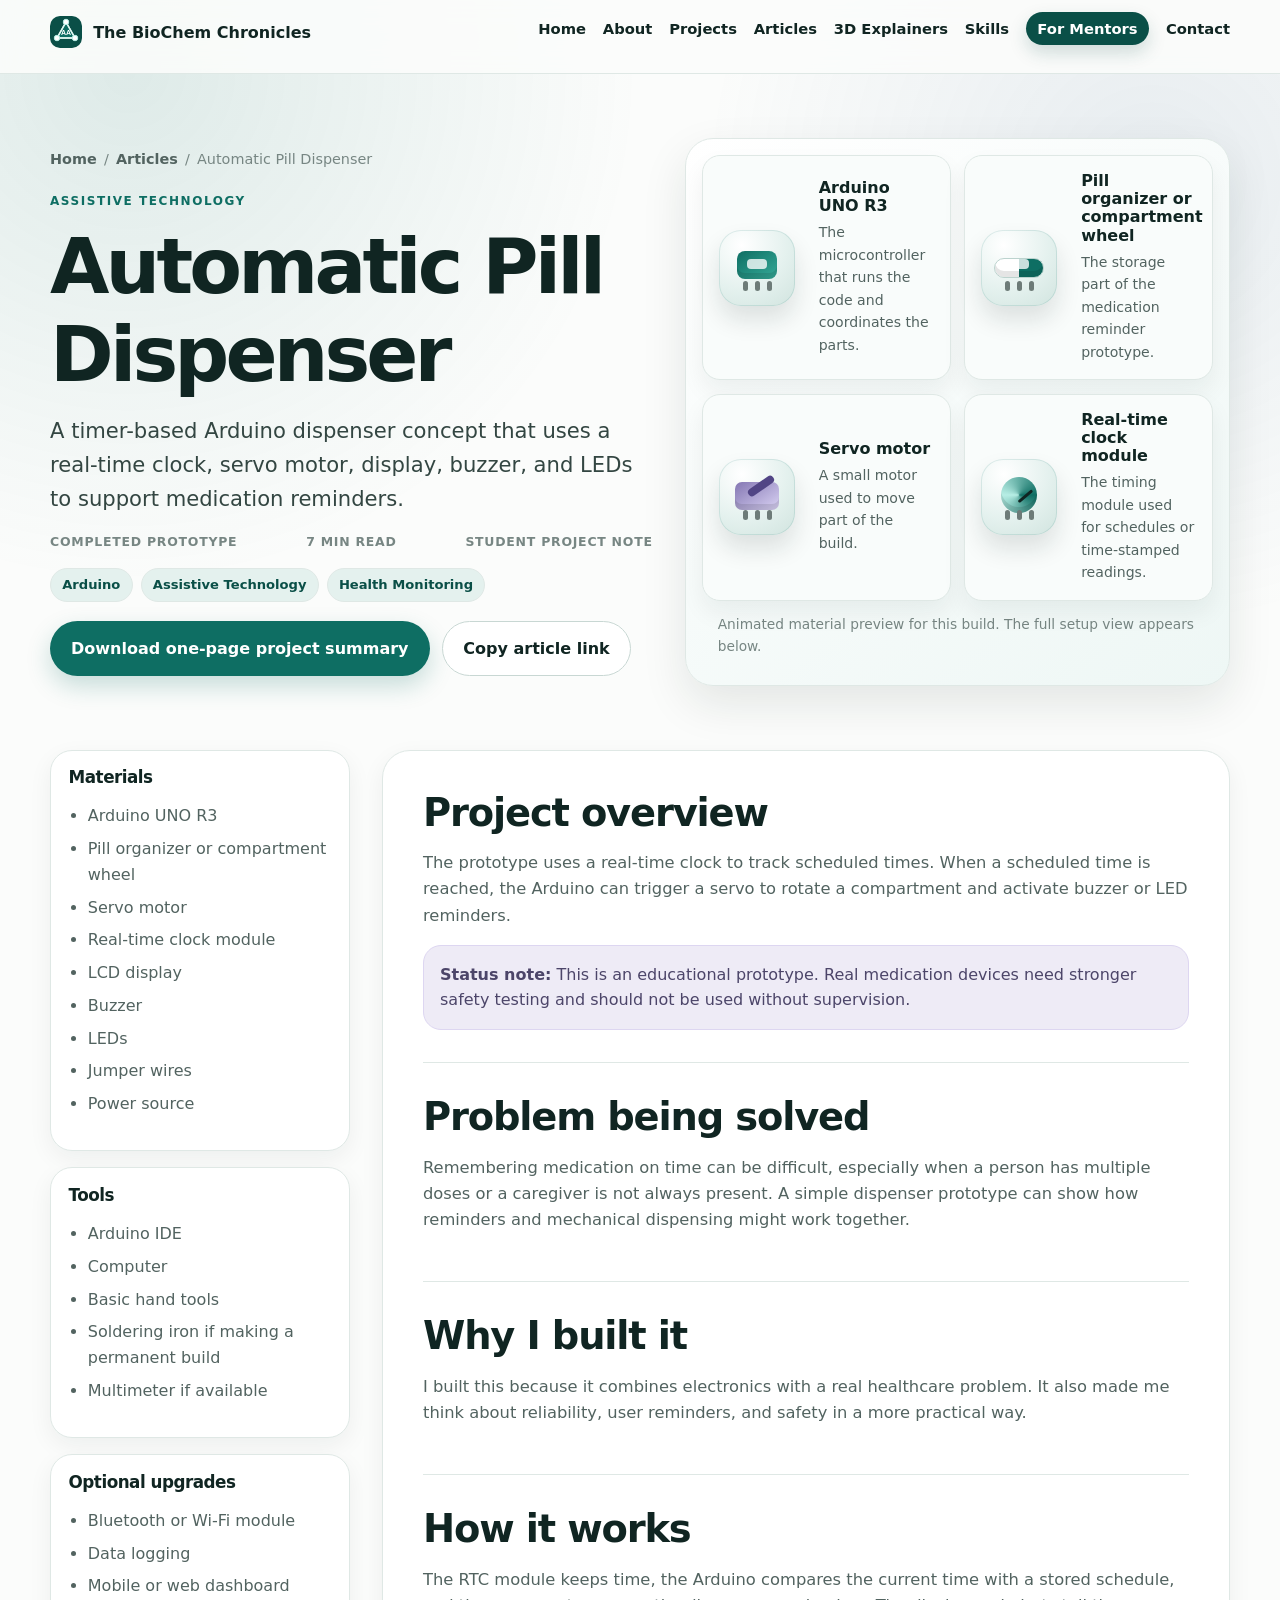
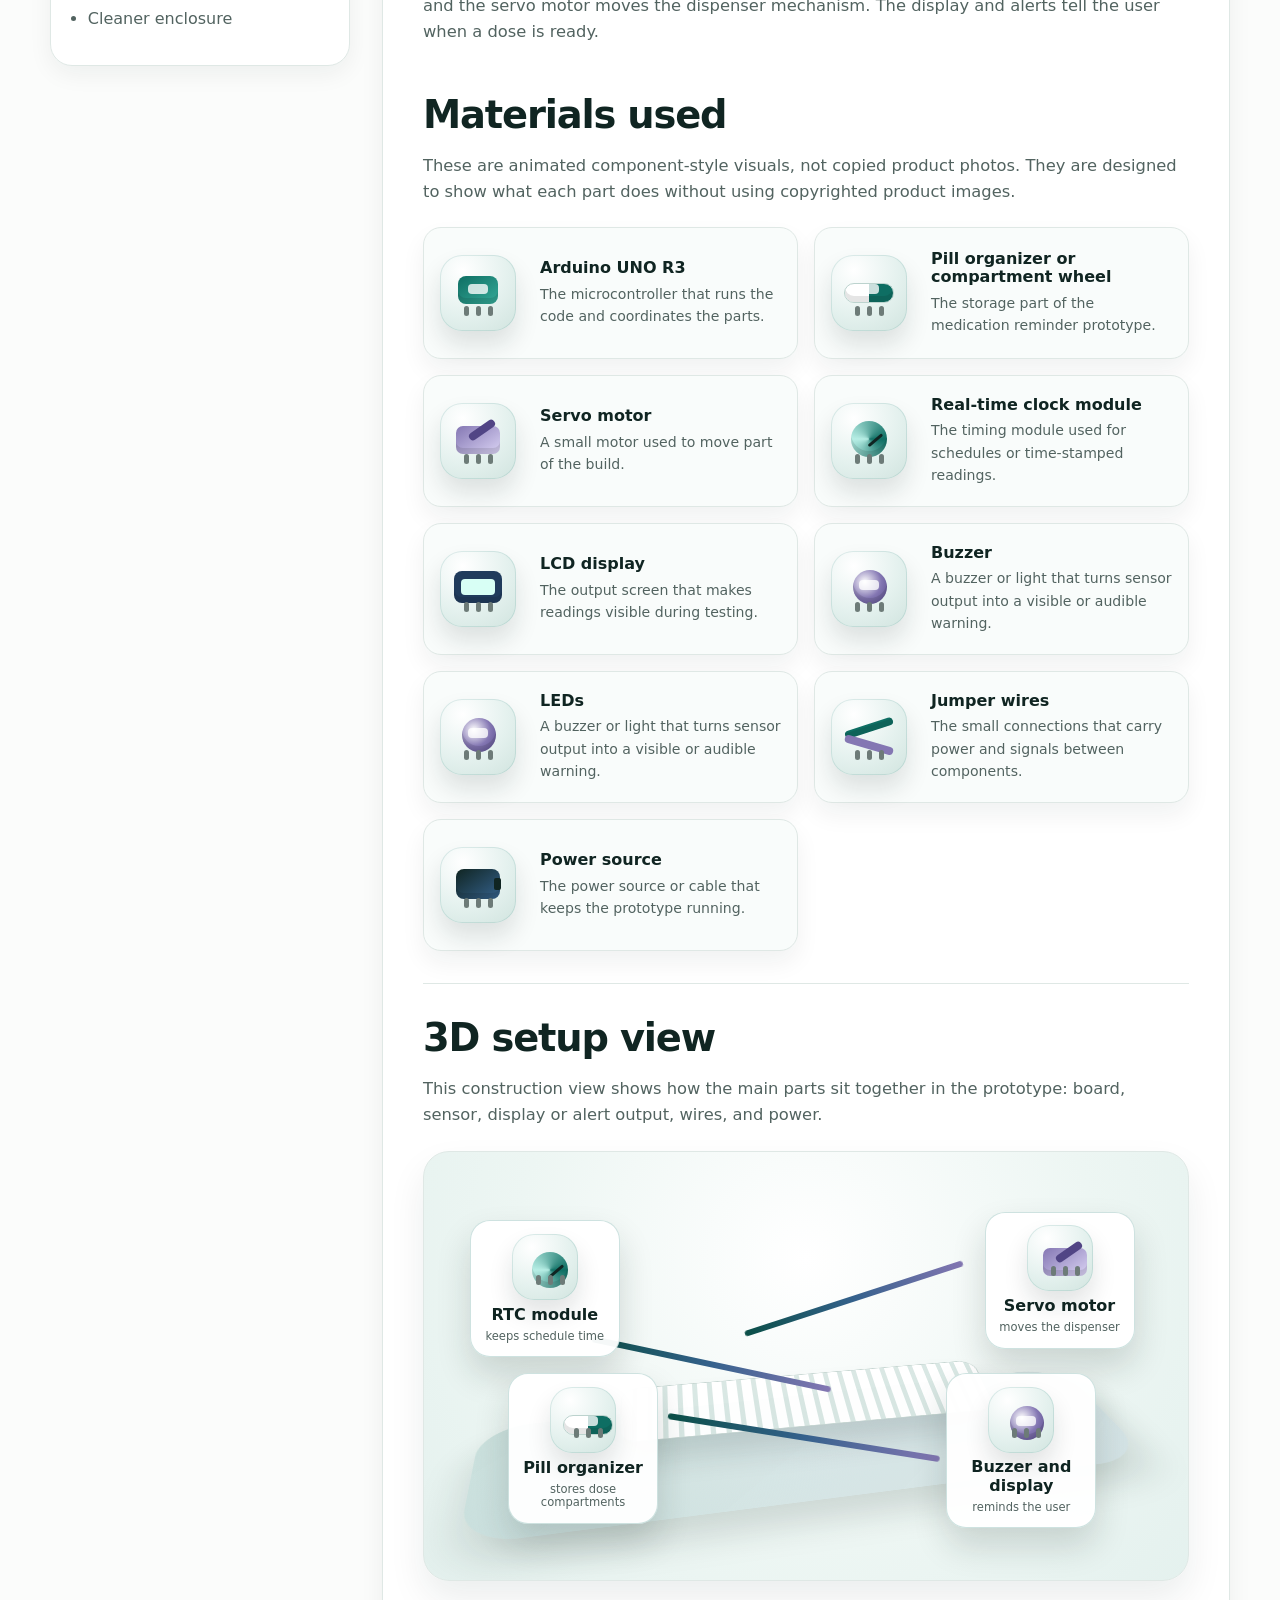
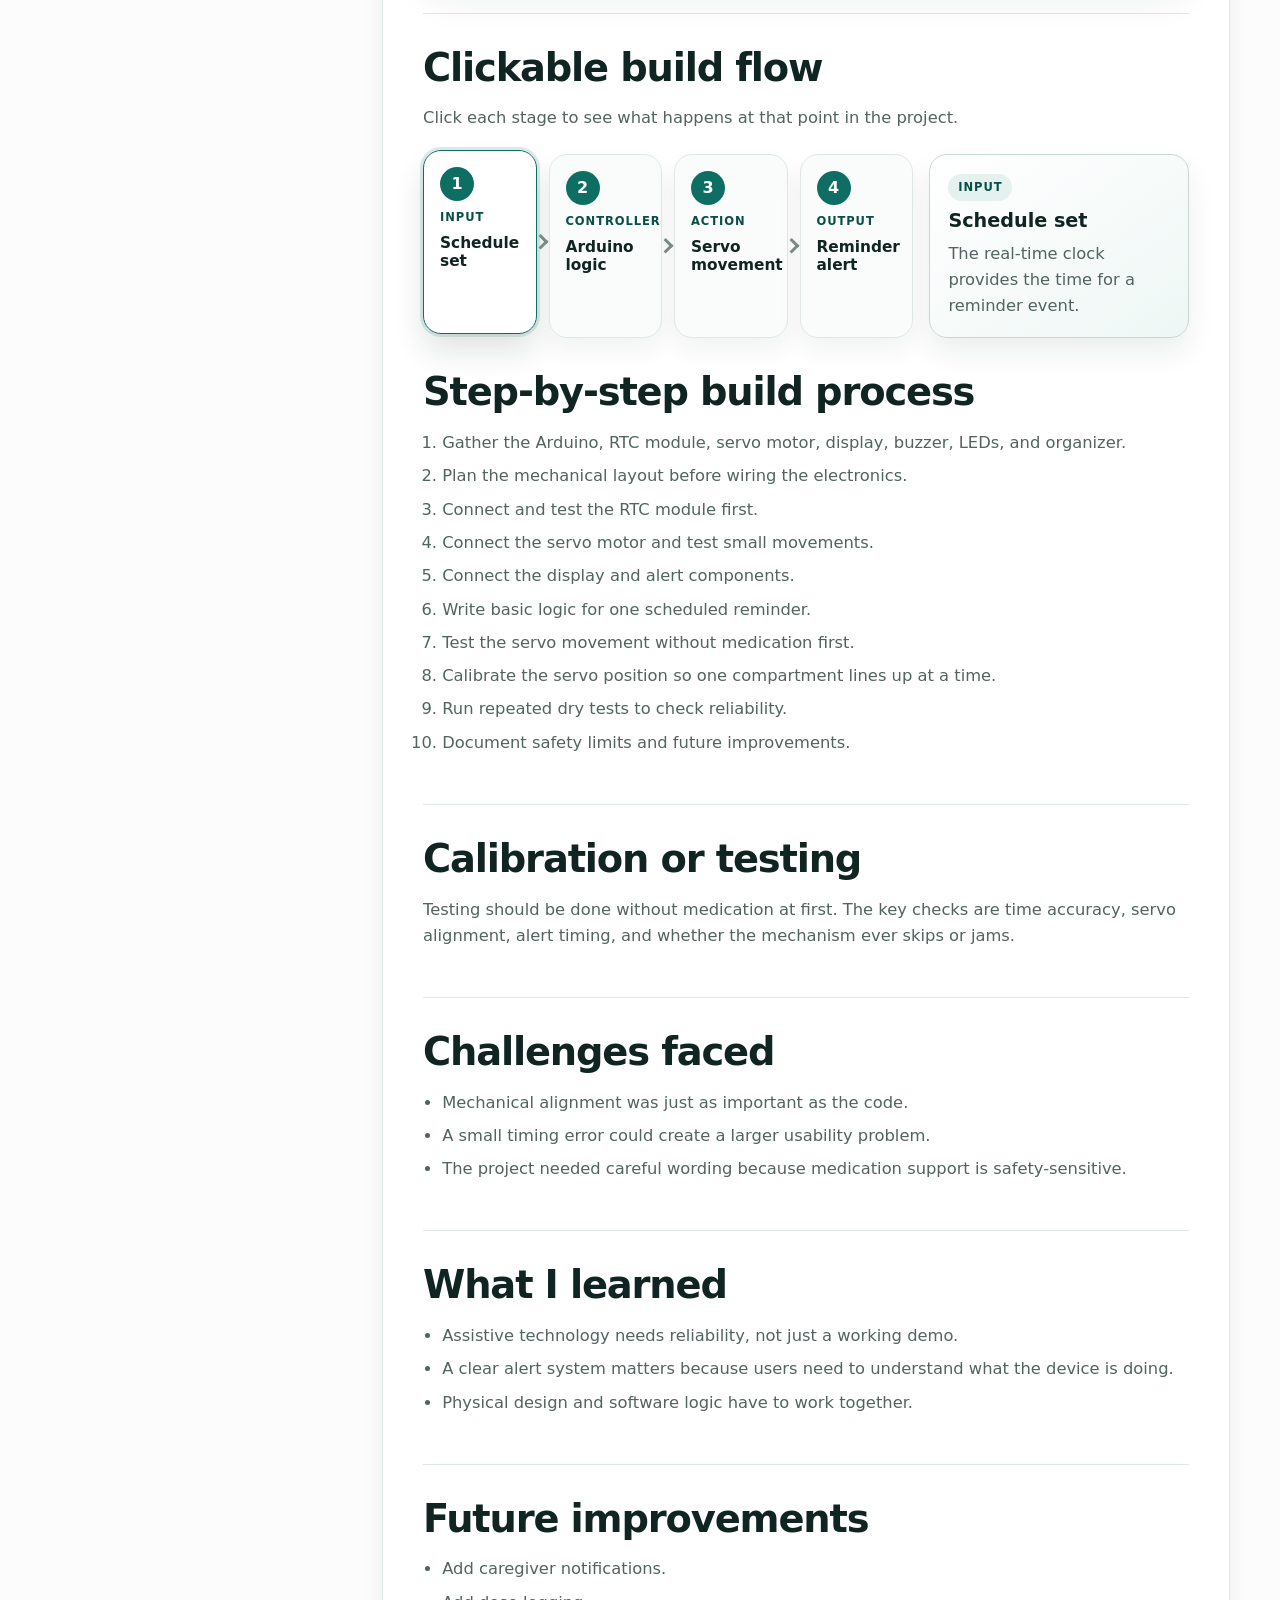
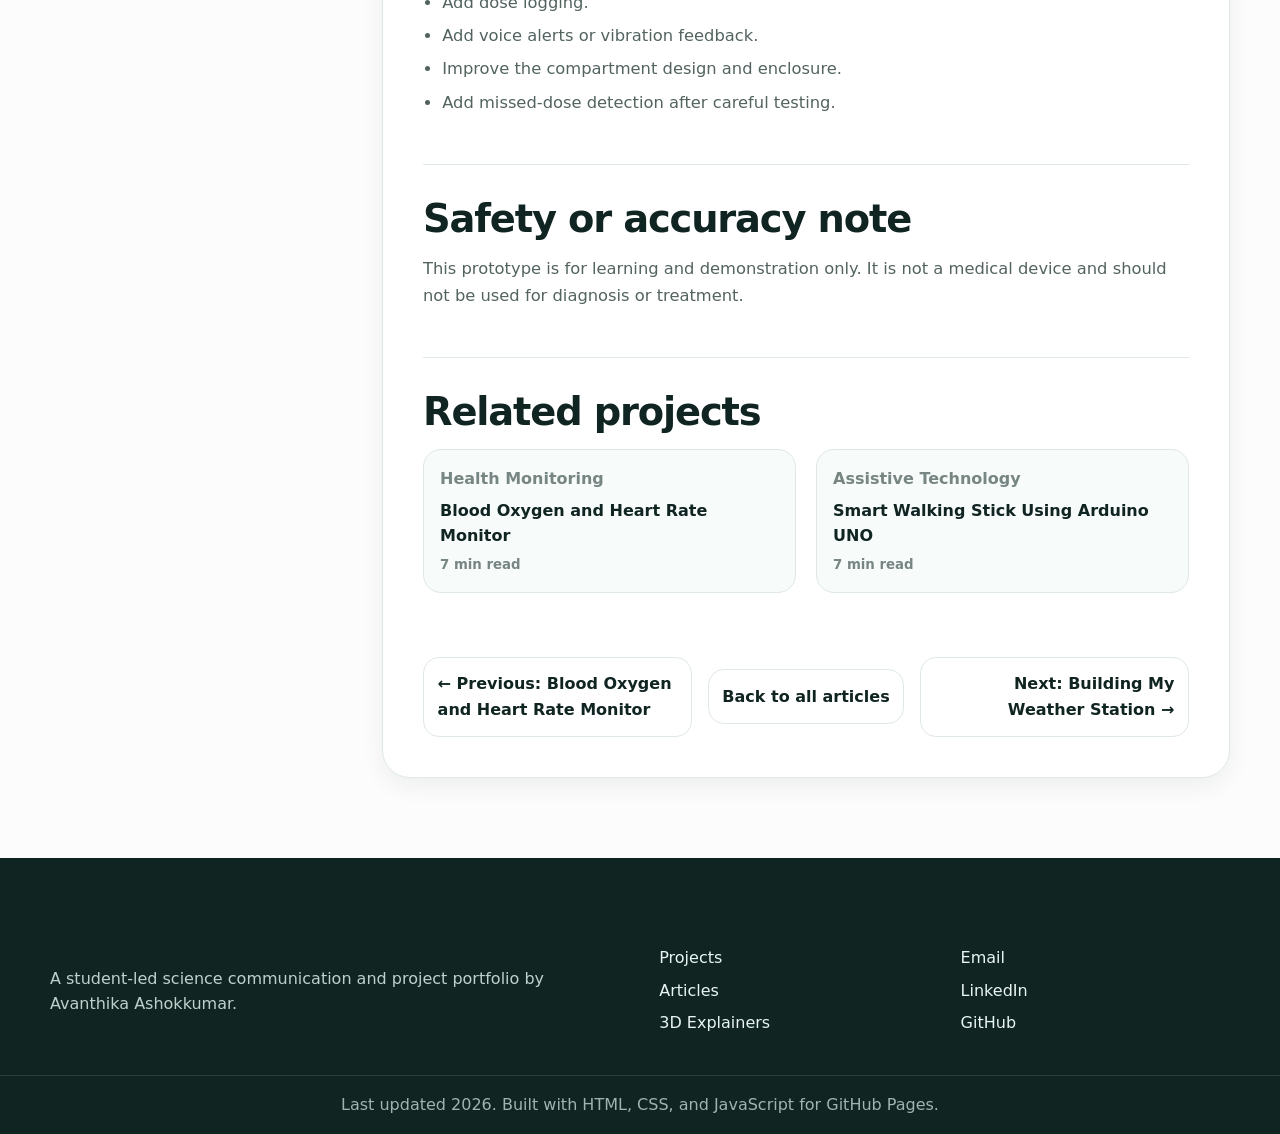
<file: articles/automatic-pill-dispenser.html>
<!DOCTYPE html>
<html lang="en">
<head>
  <meta charset="UTF-8" />
  <meta name="viewport" content="width=device-width, initial-scale=1.0" />
  <title>Automatic Pill Dispenser | The BioChem Chronicles</title>
  <meta name="description" content="A timer-based Arduino dispenser concept that uses a real-time clock, servo motor, display, buzzer, and LEDs to support medication reminders." />
  <meta name="author" content="Avanthika Ashokkumar" />
  <meta property="og:title" content="Automatic Pill Dispenser" />
  <meta property="og:description" content="A timer-based Arduino dispenser concept that uses a real-time clock, servo motor, display, buzzer, and LEDs to support medication reminders." />
  <meta property="og:type" content="article" />
  <meta property="og:image" content="../assets/diagrams/automatic-pill-dispenser.svg" />
  <link rel="canonical" href="../articles/automatic-pill-dispenser.html" />
  <link rel="icon" type="image/svg+xml" href="../favicon.svg" />
  <link rel="stylesheet" href="../styles.css" />
</head>
<body data-page="article" class="article-page">
<div class="reading-progress" id="readingProgress" aria-hidden="true"></div>
<a class="skip-link" href="#main">Skip to content</a>
<header class="site-header">
  <nav class="nav" aria-label="Main navigation">
    <a class="nav-brand" href="../index.html#home" aria-label="The BioChem Chronicles home">
      <img src="../favicon.svg" alt="The BioChem Chronicles logo" width="32" height="32" />
      <span>The BioChem Chronicles</span>
    </a>
    <button class="nav-toggle" id="navToggle" type="button" aria-label="Open navigation menu" aria-expanded="false" aria-controls="navLinks">
      <span></span><span></span><span></span>
    </button>
    <ul class="nav-links" id="navLinks">
      <li><a href="../index.html#home">Home</a></li>
      <li><a href="../index.html#about">About</a></li>
      <li><a href="../index.html#projects">Projects</a></li>
      <li><a href="../articles.html">Articles</a></li>
      <li><a href="../index.html#explainers">3D Explainers</a></li>
      <li><a href="../index.html#skills">Skills</a></li>
      <li><a href="../index.html#mentors">For Mentors</a></li>
      <li><a href="../index.html#contact">Contact</a></li>
    </ul>
  </nav>
</header>
<main id="main">
  <article class="article-layout">
    <header class="article-hero section-pad compact-hero">
      <div class="container article-header-grid">
        <div>
          <nav class="breadcrumbs" aria-label="Breadcrumbs">
            <a href="../index.html">Home</a><span>/</span><a href="../articles.html">Articles</a><span>/</span><span>Automatic Pill Dispenser</span>
          </nav>
          <p class="eyebrow">Assistive Technology</p>
          <h1>Automatic Pill Dispenser</h1>
          <p class="lead">A timer-based Arduino dispenser concept that uses a real-time clock, servo motor, display, buzzer, and LEDs to support medication reminders.</p>
          <div class="article-meta">
            <span>Completed Prototype</span>
            <span>7 min read</span>
            <span>Student project note</span>
          </div>
          <div class="tag-row"><span>Arduino</span><span>Assistive Technology</span><span>Health Monitoring</span></div>
          <div class="article-actions">
            <a class="btn btn-primary" href="../assets/summaries/automatic-pill-dispenser-summary.pdf" download>Download one-page project summary</a>
            <button class="btn btn-secondary copy-link" type="button">Copy article link</button>
          </div>
        </div>
        <figure class="article-figure">
          <img src="../assets/diagrams/automatic-pill-dispenser.svg" alt="System diagram for Automatic Pill Dispenser" width="828" height="360" />
          <figcaption>Custom diagram created for this project page.</figcaption>
        </figure>
      </div>
    </header>

    <div class="container article-content-grid">
      <aside class="article-sidebar" aria-label="Article details">
        <div class="sidebar-card">
          <h2>Materials</h2>
          <ul>              <li>Arduino UNO R3</li>
              <li>Pill organizer or compartment wheel</li>
              <li>Servo motor</li>
              <li>Real-time clock module</li>
              <li>LCD display</li>
              <li>Buzzer</li>
              <li>LEDs</li>
              <li>Jumper wires</li>
              <li>Power source</li></ul>
        </div>
        <div class="sidebar-card">
          <h2>Tools</h2>
          <ul>              <li>Arduino IDE</li>
              <li>Computer</li>
              <li>Basic hand tools</li>
              <li>Soldering iron if making a permanent build</li>
              <li>Multimeter if available</li></ul>
        </div>
        <div class="sidebar-card">
          <h2>Optional upgrades</h2>
          <ul>
            <li>Bluetooth or Wi-Fi module</li>
            <li>Data logging</li>
            <li>Mobile or web dashboard</li>
            <li>Cleaner enclosure</li>
          </ul>
        </div>
      </aside>

      <div class="article-body">
        <section>
          <h2>Project overview</h2>
          <p>The prototype uses a real-time clock to track scheduled times. When a scheduled time is reached, the Arduino can trigger a servo to rotate a compartment and activate buzzer or LED reminders.</p>
          <div class="honesty-note"><strong>Status note:</strong> This is an educational prototype. Real medication devices need stronger safety testing and should not be used without supervision.</div>
        </section>

        <section>
          <h2>Problem being solved</h2>
          <p>Remembering medication on time can be difficult, especially when a person has multiple doses or a caregiver is not always present. A simple dispenser prototype can show how reminders and mechanical dispensing might work together.</p>
        </section>

        <section>
          <h2>Why I built it</h2>
          <p>I built this because it combines electronics with a real healthcare problem. It also made me think about reliability, user reminders, and safety in a more practical way.</p>
        </section>

        <section>
          <h2>How it works</h2>
          <p>The RTC module keeps time, the Arduino compares the current time with a stored schedule, and the servo motor moves the dispenser mechanism. The display and alerts tell the user when a dose is ready.</p>
        </section>

        <section>
          <h2>Step-by-step build process</h2>
          <ol>              <li>Gather the Arduino, RTC module, servo motor, display, buzzer, LEDs, and organizer.</li>
              <li>Plan the mechanical layout before wiring the electronics.</li>
              <li>Connect and test the RTC module first.</li>
              <li>Connect the servo motor and test small movements.</li>
              <li>Connect the display and alert components.</li>
              <li>Write basic logic for one scheduled reminder.</li>
              <li>Test the servo movement without medication first.</li>
              <li>Calibrate the servo position so one compartment lines up at a time.</li>
              <li>Run repeated dry tests to check reliability.</li>
              <li>Document safety limits and future improvements.</li></ol>
        </section>

        <section>
          <h2>Calibration or testing</h2>
          <p>Testing should be done without medication at first. The key checks are time accuracy, servo alignment, alert timing, and whether the mechanism ever skips or jams.</p>
        </section>

        <section>
          <h2>Challenges faced</h2>
          <ul>              <li>Mechanical alignment was just as important as the code.</li>
              <li>A small timing error could create a larger usability problem.</li>
              <li>The project needed careful wording because medication support is safety-sensitive.</li></ul>
        </section>

        <section>
          <h2>What I learned</h2>
          <ul>              <li>Assistive technology needs reliability, not just a working demo.</li>
              <li>A clear alert system matters because users need to understand what the device is doing.</li>
              <li>Physical design and software logic have to work together.</li></ul>
        </section>

        <section>
          <h2>Future improvements</h2>
          <ul>              <li>Add caregiver notifications.</li>
              <li>Add dose logging.</li>
              <li>Add voice alerts or vibration feedback.</li>
              <li>Improve the compartment design and enclosure.</li>
              <li>Add missed-dose detection after careful testing.</li></ul>
        </section>

        <section>
          <h2>Safety or accuracy note</h2>
          <p>This prototype is for learning and demonstration only. It is not a medical device and should not be used for diagnosis or treatment.</p>
        </section>

        <section class="related-section">
          <h2>Related projects</h2>
          <div class="related-grid">
            <a class="related-card" href="blood-oxygen-heart-rate-monitor.html"><span>Health Monitoring</span><strong>Blood Oxygen and Heart Rate Monitor</strong><small>7 min read</small></a><a class="related-card" href="smart-walking-stick.html"><span>Assistive Technology</span><strong>Smart Walking Stick Using Arduino UNO</strong><small>7 min read</small></a>
          </div>
        </section>

        <nav class="article-nav" aria-label="Article navigation">
          <a href="blood-oxygen-heart-rate-monitor.html">← Previous: Blood Oxygen and Heart Rate Monitor</a>
          <a href="../articles.html">Back to all articles</a>
          <a href="weather-station.html">Next: Building My Weather Station →</a>
        </nav>
      </div>
    </div>
  </article>
</main>
<footer class="site-footer">
  <div class="container footer-grid">
    <div>
      <h2>The BioChem Chronicles</h2>
      <p>A student-led science communication and project portfolio by Avanthika Ashokkumar.</p>
    </div>
    <div>
      <h3>Explore</h3>
      <ul>
        <li><a href="../index.html#projects">Projects</a></li>
        <li><a href="../articles.html">Articles</a></li>
        <li><a href="../index.html#explainers">3D Explainers</a></li>
      </ul>
    </div>
    <div>
      <h3>Connect</h3>
      <ul>
        <li><a href="mailto:avanthika.ashokkumar@gmail.com">Email</a></li>
        <li><a href="https://linkedin.com/in/avanthika-ashokkumar-819445342" target="_blank" rel="noopener">LinkedIn</a></li>
        <li><a href="https://github.com/avanthikaashokkumar" target="_blank" rel="noopener">GitHub</a></li>
      </ul>
    </div>
  </div>
  <div class="footer-bottom">Last updated <span id="year">2026</span>. Built with HTML, CSS, and JavaScript for GitHub Pages.</div>
</footer>
<button class="back-to-top" id="backToTop" type="button" aria-label="Back to top">↑</button>
<script src="../script.js"></script>
</body>
</html>
</file>
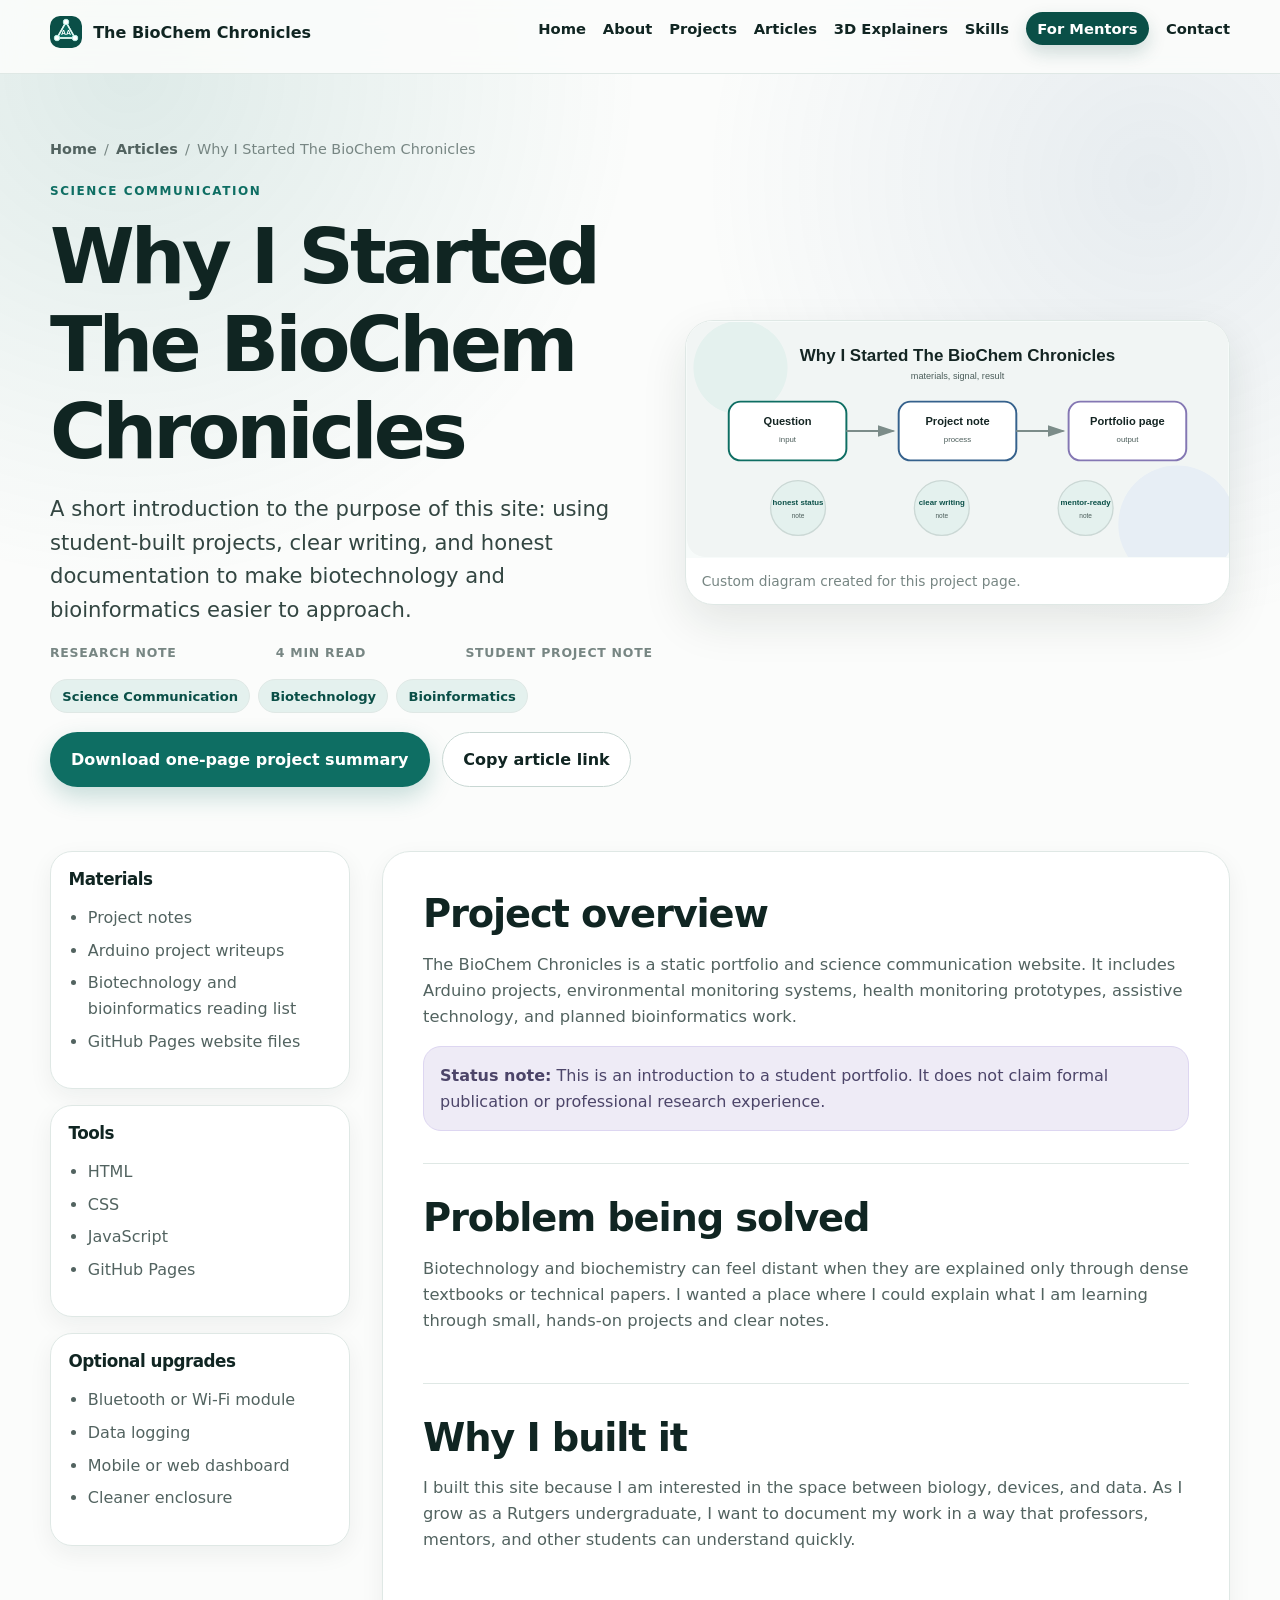
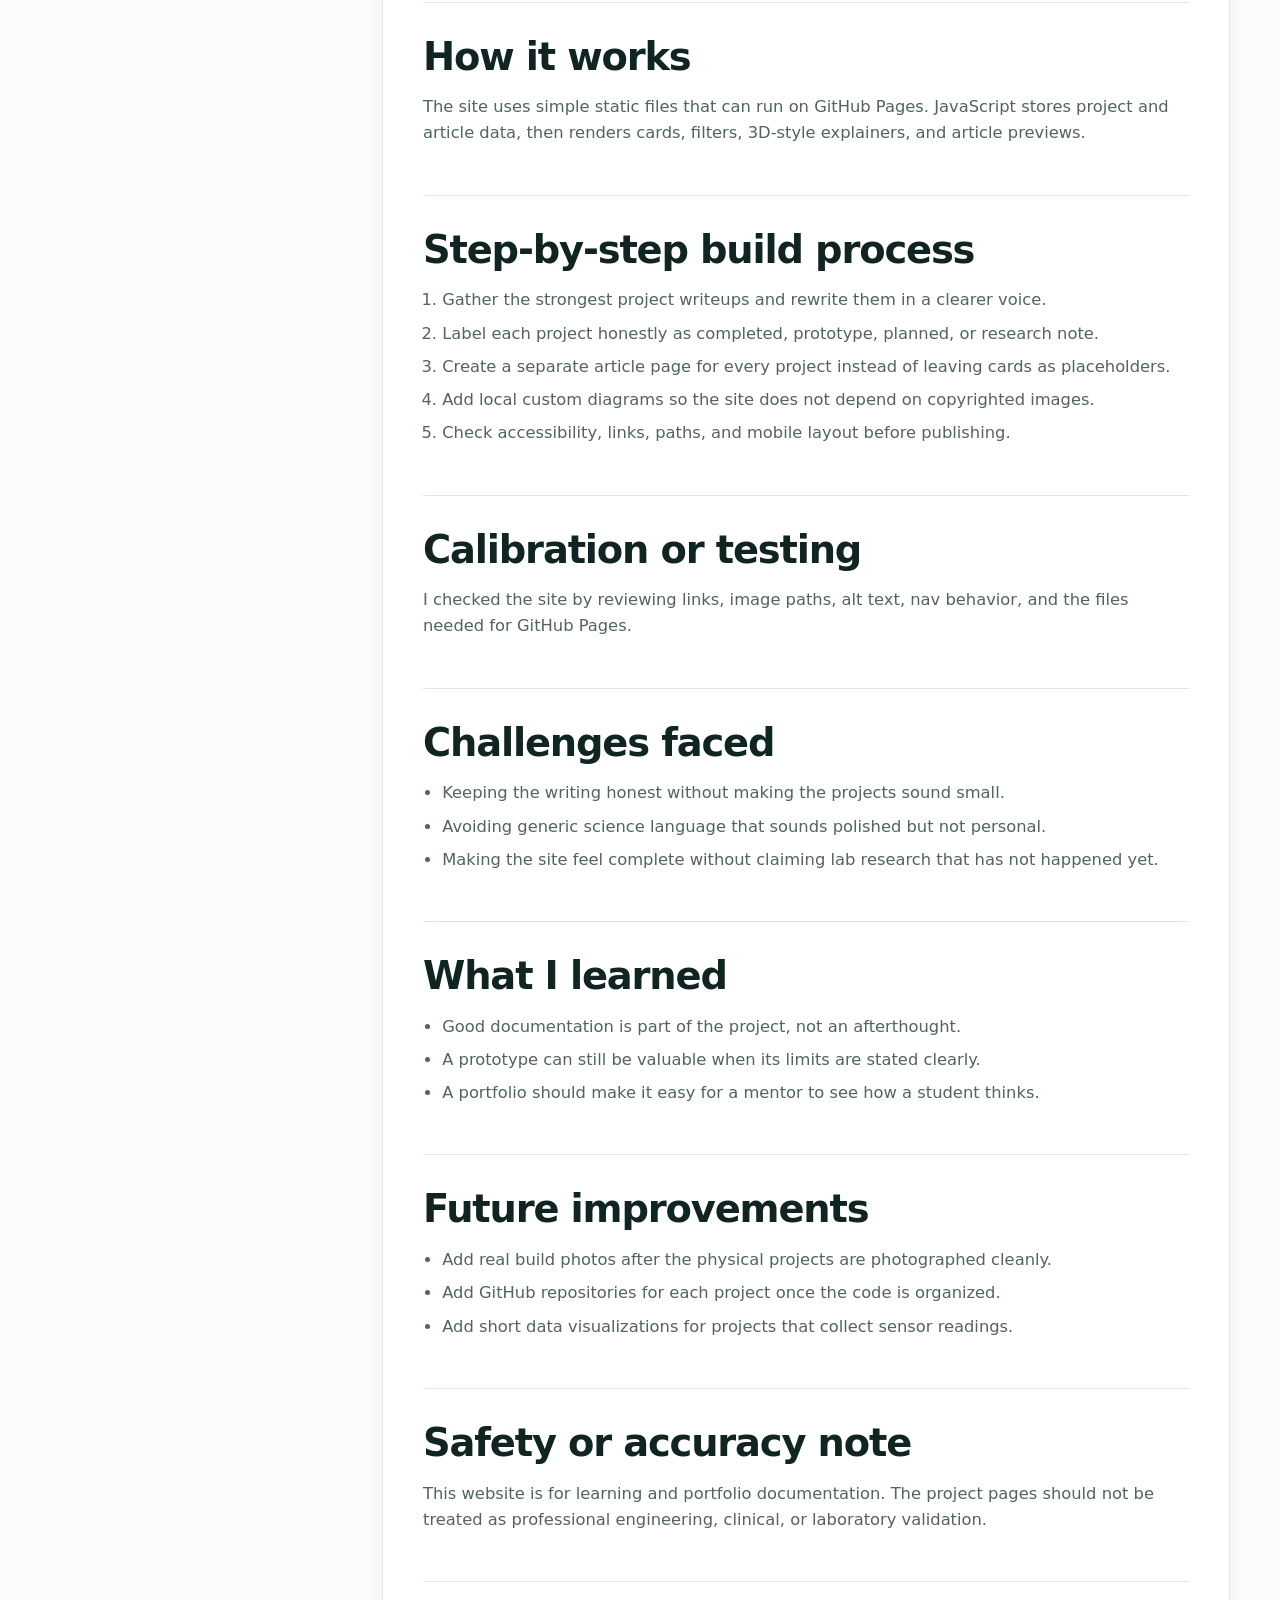
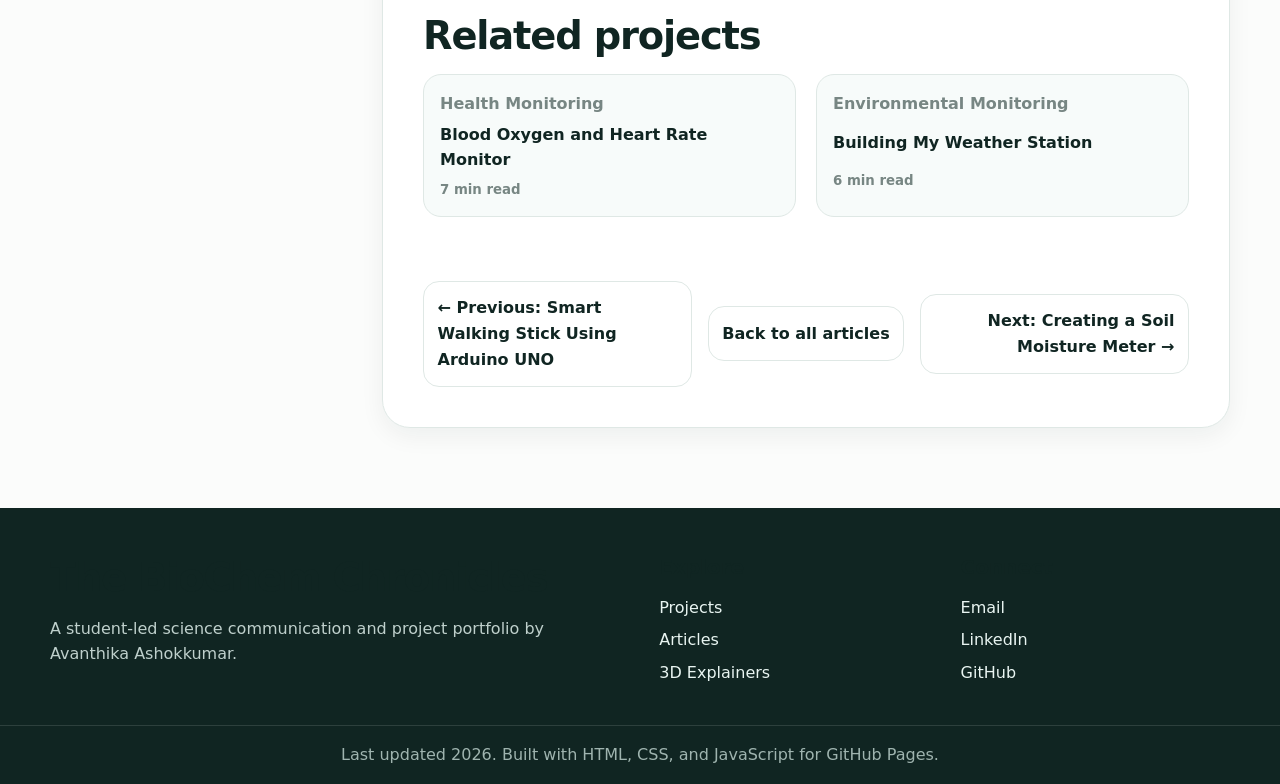
<file: articles/biochem-chronicles-introduction.html>
<!DOCTYPE html>
<html lang="en">
<head>
  <meta charset="UTF-8" />
  <meta name="viewport" content="width=device-width, initial-scale=1.0" />
  <title>Why I Started The BioChem Chronicles | The BioChem Chronicles</title>
  <meta name="description" content="A short introduction to the purpose of this site: using student-built projects, clear writing, and honest documentation to make biotechnology and bioinformatics easier to approach." />
  <meta name="author" content="Avanthika Ashokkumar" />
  <meta property="og:title" content="Why I Started The BioChem Chronicles" />
  <meta property="og:description" content="A short introduction to the purpose of this site: using student-built projects, clear writing, and honest documentation to make biotechnology and bioinformatics easier to approach." />
  <meta property="og:type" content="article" />
  <meta property="og:image" content="../assets/diagrams/biochem-chronicles-introduction.svg" />
  <link rel="canonical" href="../articles/biochem-chronicles-introduction.html" />
  <link rel="icon" type="image/svg+xml" href="../favicon.svg" />
  <link rel="stylesheet" href="../styles.css" />
</head>
<body data-page="article" class="article-page">
<div class="reading-progress" id="readingProgress" aria-hidden="true"></div>
<a class="skip-link" href="#main">Skip to content</a>
<header class="site-header">
  <nav class="nav" aria-label="Main navigation">
    <a class="nav-brand" href="../index.html#home" aria-label="The BioChem Chronicles home">
      <img src="../favicon.svg" alt="The BioChem Chronicles logo" width="32" height="32" />
      <span>The BioChem Chronicles</span>
    </a>
    <button class="nav-toggle" id="navToggle" type="button" aria-label="Open navigation menu" aria-expanded="false" aria-controls="navLinks">
      <span></span><span></span><span></span>
    </button>
    <ul class="nav-links" id="navLinks">
      <li><a href="../index.html#home">Home</a></li>
      <li><a href="../index.html#about">About</a></li>
      <li><a href="../index.html#projects">Projects</a></li>
      <li><a href="../articles.html">Articles</a></li>
      <li><a href="../index.html#explainers">3D Explainers</a></li>
      <li><a href="../index.html#skills">Skills</a></li>
      <li><a href="../index.html#mentors">For Mentors</a></li>
      <li><a href="../index.html#contact">Contact</a></li>
    </ul>
  </nav>
</header>
<main id="main">
  <article class="article-layout">
    <header class="article-hero section-pad compact-hero">
      <div class="container article-header-grid">
        <div>
          <nav class="breadcrumbs" aria-label="Breadcrumbs">
            <a href="../index.html">Home</a><span>/</span><a href="../articles.html">Articles</a><span>/</span><span>Why I Started The BioChem Chronicles</span>
          </nav>
          <p class="eyebrow">Science Communication</p>
          <h1>Why I Started The BioChem Chronicles</h1>
          <p class="lead">A short introduction to the purpose of this site: using student-built projects, clear writing, and honest documentation to make biotechnology and bioinformatics easier to approach.</p>
          <div class="article-meta">
            <span>Research Note</span>
            <span>4 min read</span>
            <span>Student project note</span>
          </div>
          <div class="tag-row"><span>Science Communication</span><span>Biotechnology</span><span>Bioinformatics</span></div>
          <div class="article-actions">
            <a class="btn btn-primary" href="../assets/summaries/biochem-chronicles-introduction-summary.pdf" download>Download one-page project summary</a>
            <button class="btn btn-secondary copy-link" type="button">Copy article link</button>
          </div>
        </div>
        <figure class="article-figure">
          <img src="../assets/diagrams/biochem-chronicles-introduction.svg" alt="System diagram for Why I Started The BioChem Chronicles" width="828" height="360" />
          <figcaption>Custom diagram created for this project page.</figcaption>
        </figure>
      </div>
    </header>

    <div class="container article-content-grid">
      <aside class="article-sidebar" aria-label="Article details">
        <div class="sidebar-card">
          <h2>Materials</h2>
          <ul>              <li>Project notes</li>
              <li>Arduino project writeups</li>
              <li>Biotechnology and bioinformatics reading list</li>
              <li>GitHub Pages website files</li></ul>
        </div>
        <div class="sidebar-card">
          <h2>Tools</h2>
          <ul>              <li>HTML</li>
              <li>CSS</li>
              <li>JavaScript</li>
              <li>GitHub Pages</li></ul>
        </div>
        <div class="sidebar-card">
          <h2>Optional upgrades</h2>
          <ul>
            <li>Bluetooth or Wi-Fi module</li>
            <li>Data logging</li>
            <li>Mobile or web dashboard</li>
            <li>Cleaner enclosure</li>
          </ul>
        </div>
      </aside>

      <div class="article-body">
        <section>
          <h2>Project overview</h2>
          <p>The BioChem Chronicles is a static portfolio and science communication website. It includes Arduino projects, environmental monitoring systems, health monitoring prototypes, assistive technology, and planned bioinformatics work.</p>
          <div class="honesty-note"><strong>Status note:</strong> This is an introduction to a student portfolio. It does not claim formal publication or professional research experience.</div>
        </section>

        <section>
          <h2>Problem being solved</h2>
          <p>Biotechnology and biochemistry can feel distant when they are explained only through dense textbooks or technical papers. I wanted a place where I could explain what I am learning through small, hands-on projects and clear notes.</p>
        </section>

        <section>
          <h2>Why I built it</h2>
          <p>I built this site because I am interested in the space between biology, devices, and data. As I grow as a Rutgers undergraduate, I want to document my work in a way that professors, mentors, and other students can understand quickly.</p>
        </section>

        <section>
          <h2>How it works</h2>
          <p>The site uses simple static files that can run on GitHub Pages. JavaScript stores project and article data, then renders cards, filters, 3D-style explainers, and article previews.</p>
        </section>

        <section>
          <h2>Step-by-step build process</h2>
          <ol>              <li>Gather the strongest project writeups and rewrite them in a clearer voice.</li>
              <li>Label each project honestly as completed, prototype, planned, or research note.</li>
              <li>Create a separate article page for every project instead of leaving cards as placeholders.</li>
              <li>Add local custom diagrams so the site does not depend on copyrighted images.</li>
              <li>Check accessibility, links, paths, and mobile layout before publishing.</li></ol>
        </section>

        <section>
          <h2>Calibration or testing</h2>
          <p>I checked the site by reviewing links, image paths, alt text, nav behavior, and the files needed for GitHub Pages.</p>
        </section>

        <section>
          <h2>Challenges faced</h2>
          <ul>              <li>Keeping the writing honest without making the projects sound small.</li>
              <li>Avoiding generic science language that sounds polished but not personal.</li>
              <li>Making the site feel complete without claiming lab research that has not happened yet.</li></ul>
        </section>

        <section>
          <h2>What I learned</h2>
          <ul>              <li>Good documentation is part of the project, not an afterthought.</li>
              <li>A prototype can still be valuable when its limits are stated clearly.</li>
              <li>A portfolio should make it easy for a mentor to see how a student thinks.</li></ul>
        </section>

        <section>
          <h2>Future improvements</h2>
          <ul>              <li>Add real build photos after the physical projects are photographed cleanly.</li>
              <li>Add GitHub repositories for each project once the code is organized.</li>
              <li>Add short data visualizations for projects that collect sensor readings.</li></ul>
        </section>

        <section>
          <h2>Safety or accuracy note</h2>
          <p>This website is for learning and portfolio documentation. The project pages should not be treated as professional engineering, clinical, or laboratory validation.</p>
        </section>

        <section class="related-section">
          <h2>Related projects</h2>
          <div class="related-grid">
            <a class="related-card" href="blood-oxygen-heart-rate-monitor.html"><span>Health Monitoring</span><strong>Blood Oxygen and Heart Rate Monitor</strong><small>7 min read</small></a><a class="related-card" href="weather-station.html"><span>Environmental Monitoring</span><strong>Building My Weather Station</strong><small>6 min read</small></a>
          </div>
        </section>

        <nav class="article-nav" aria-label="Article navigation">
          <a href="smart-walking-stick.html">← Previous: Smart Walking Stick Using Arduino UNO</a>
          <a href="../articles.html">Back to all articles</a>
          <a href="soil-moisture-meter.html">Next: Creating a Soil Moisture Meter →</a>
        </nav>
      </div>
    </div>
  </article>
</main>
<footer class="site-footer">
  <div class="container footer-grid">
    <div>
      <h2>The BioChem Chronicles</h2>
      <p>A student-led science communication and project portfolio by Avanthika Ashokkumar.</p>
    </div>
    <div>
      <h3>Explore</h3>
      <ul>
        <li><a href="../index.html#projects">Projects</a></li>
        <li><a href="../articles.html">Articles</a></li>
        <li><a href="../index.html#explainers">3D Explainers</a></li>
      </ul>
    </div>
    <div>
      <h3>Connect</h3>
      <ul>
        <li><a href="mailto:avanthika.ashokkumar@gmail.com">Email</a></li>
        <li><a href="https://linkedin.com/in/avanthika-ashokkumar-819445342" target="_blank" rel="noopener">LinkedIn</a></li>
        <li><a href="https://github.com/avanthikaashokkumar" target="_blank" rel="noopener">GitHub</a></li>
      </ul>
    </div>
  </div>
  <div class="footer-bottom">Last updated <span id="year">2026</span>. Built with HTML, CSS, and JavaScript for GitHub Pages.</div>
</footer>
<button class="back-to-top" id="backToTop" type="button" aria-label="Back to top">↑</button>
<script src="../script.js"></script>
</body>
</html>
</file>
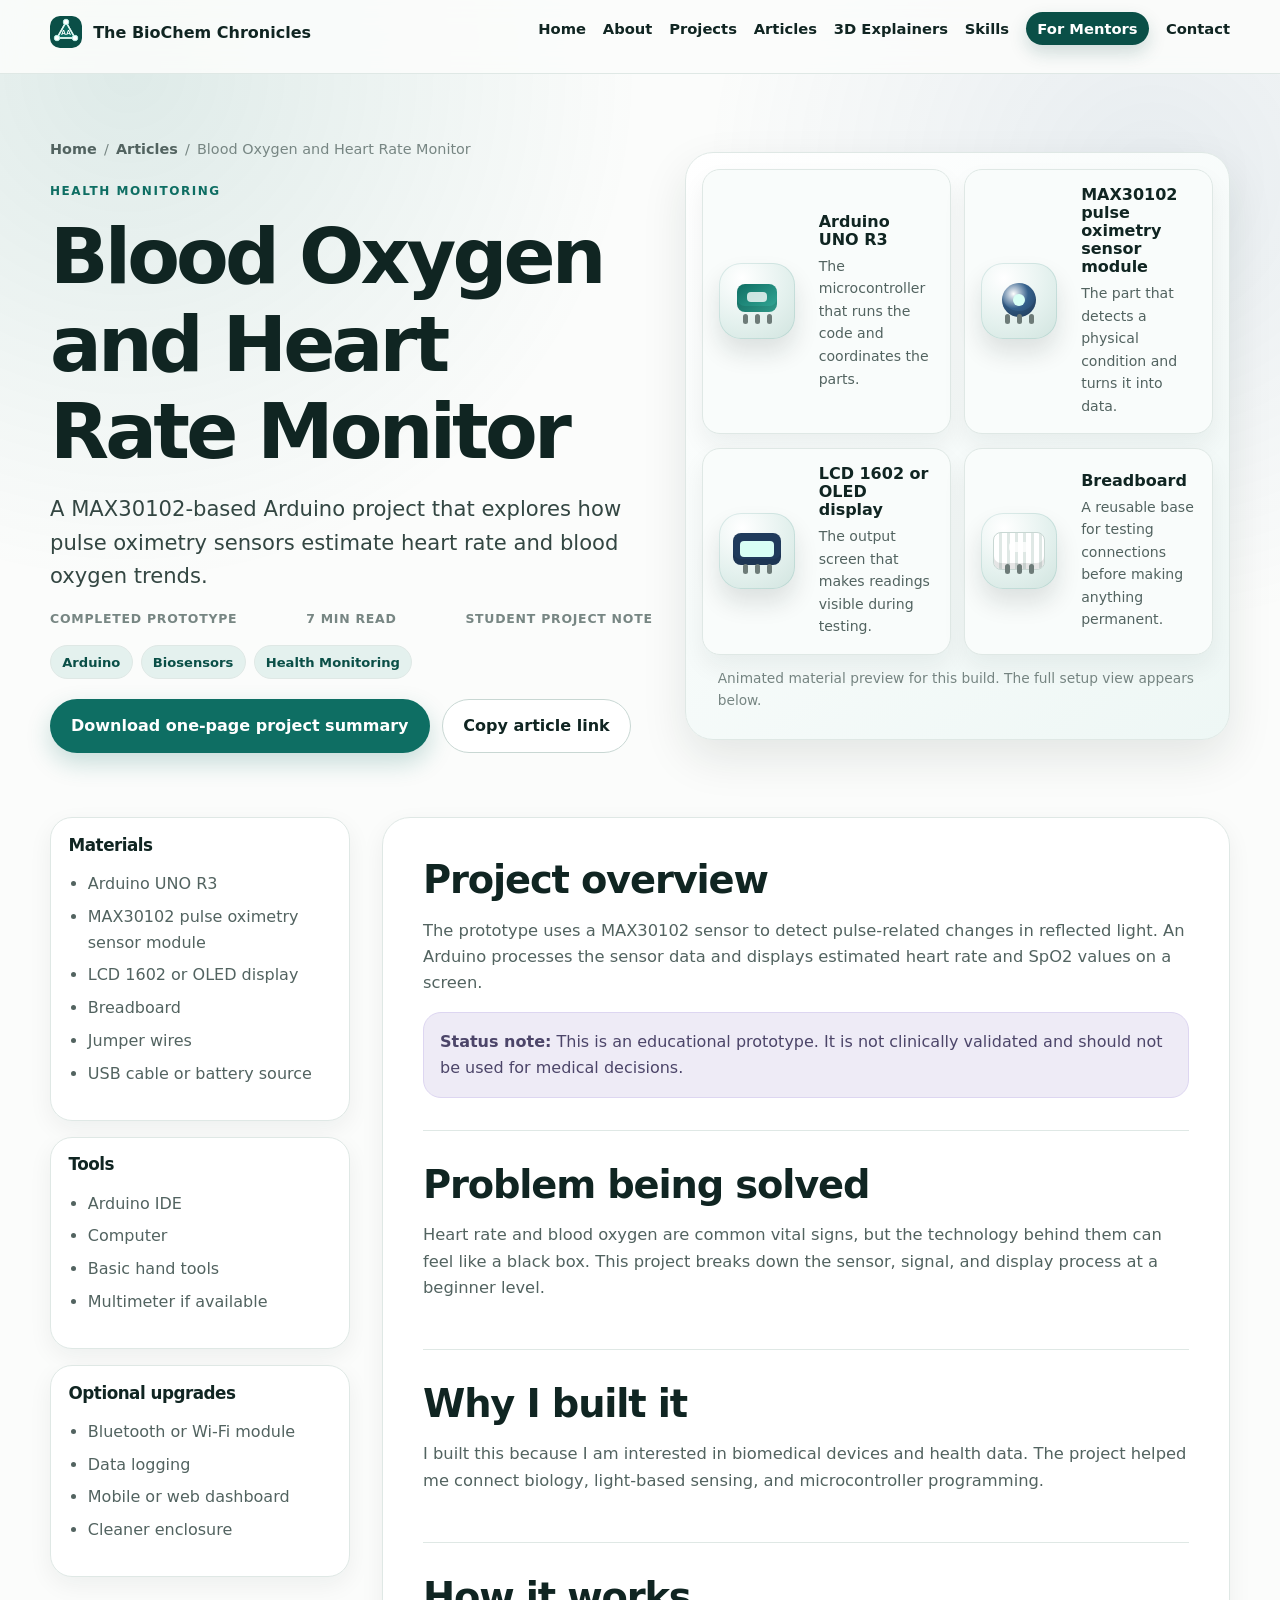
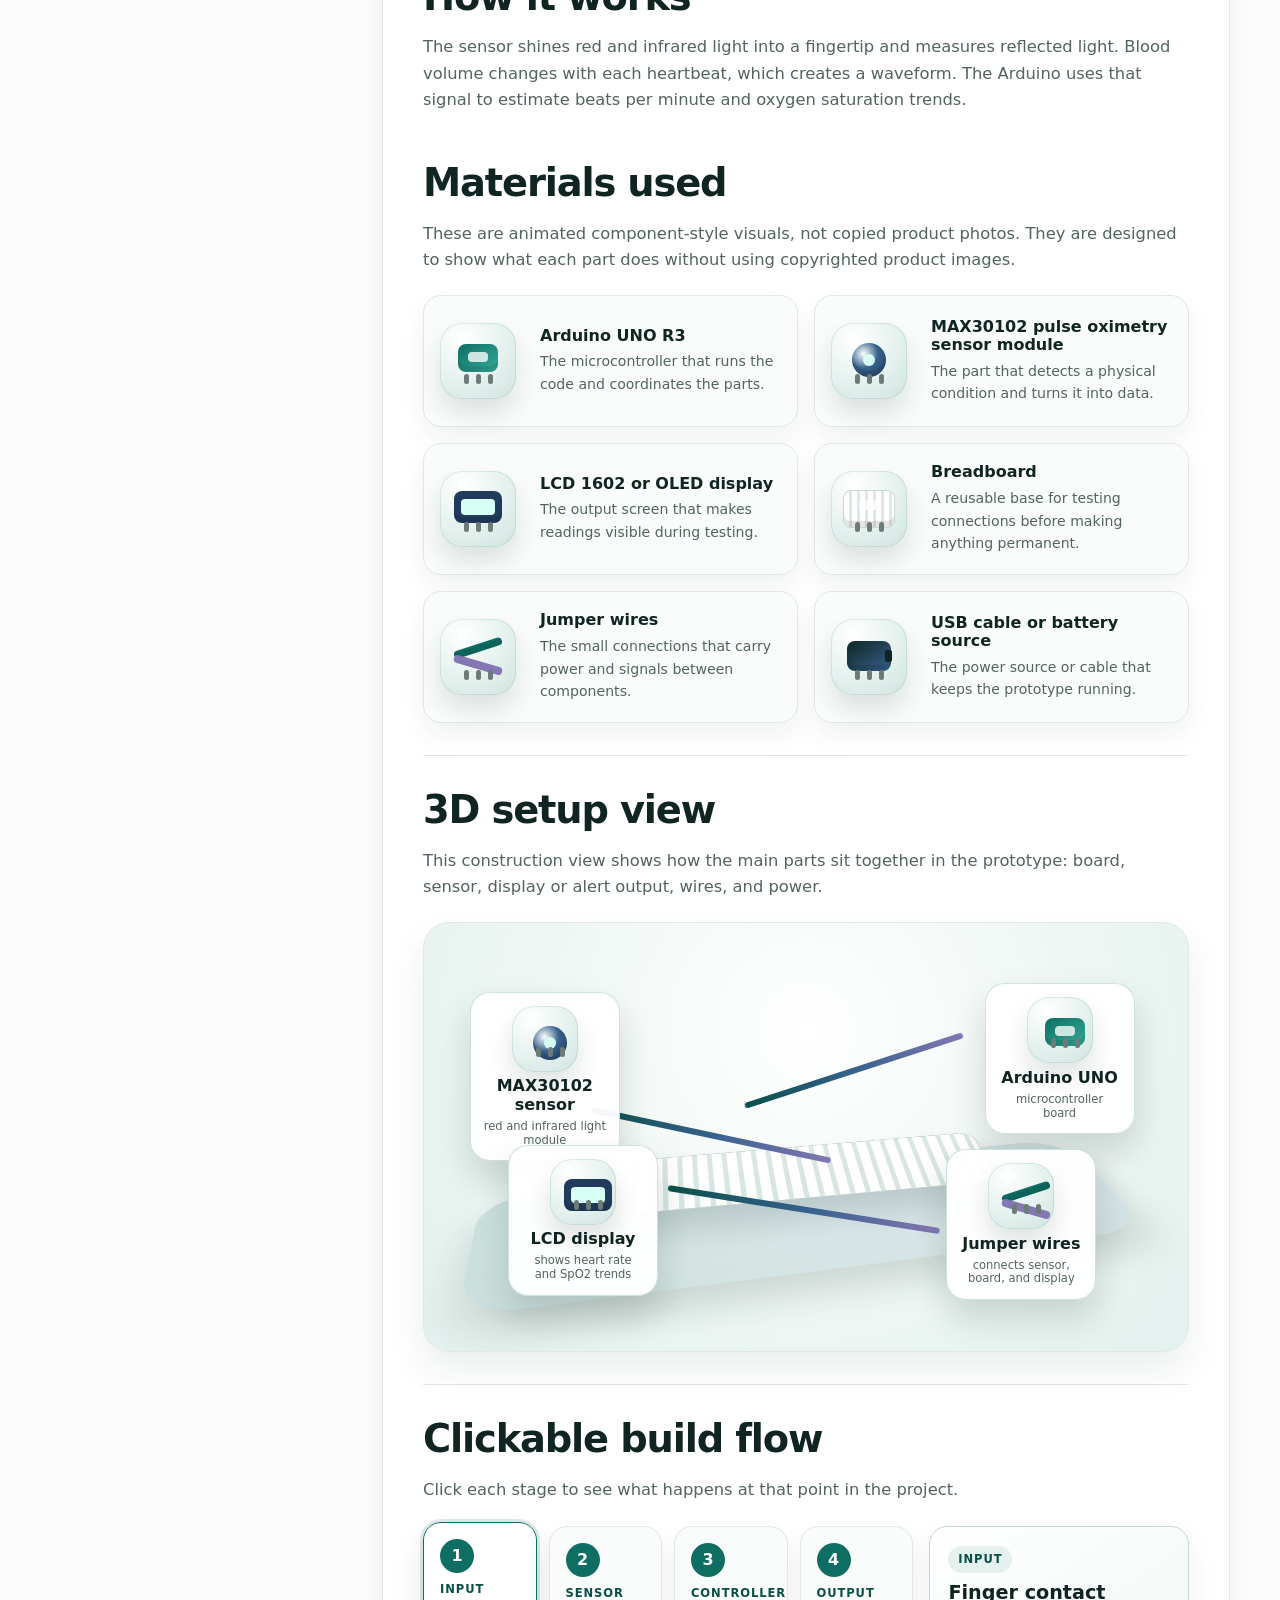
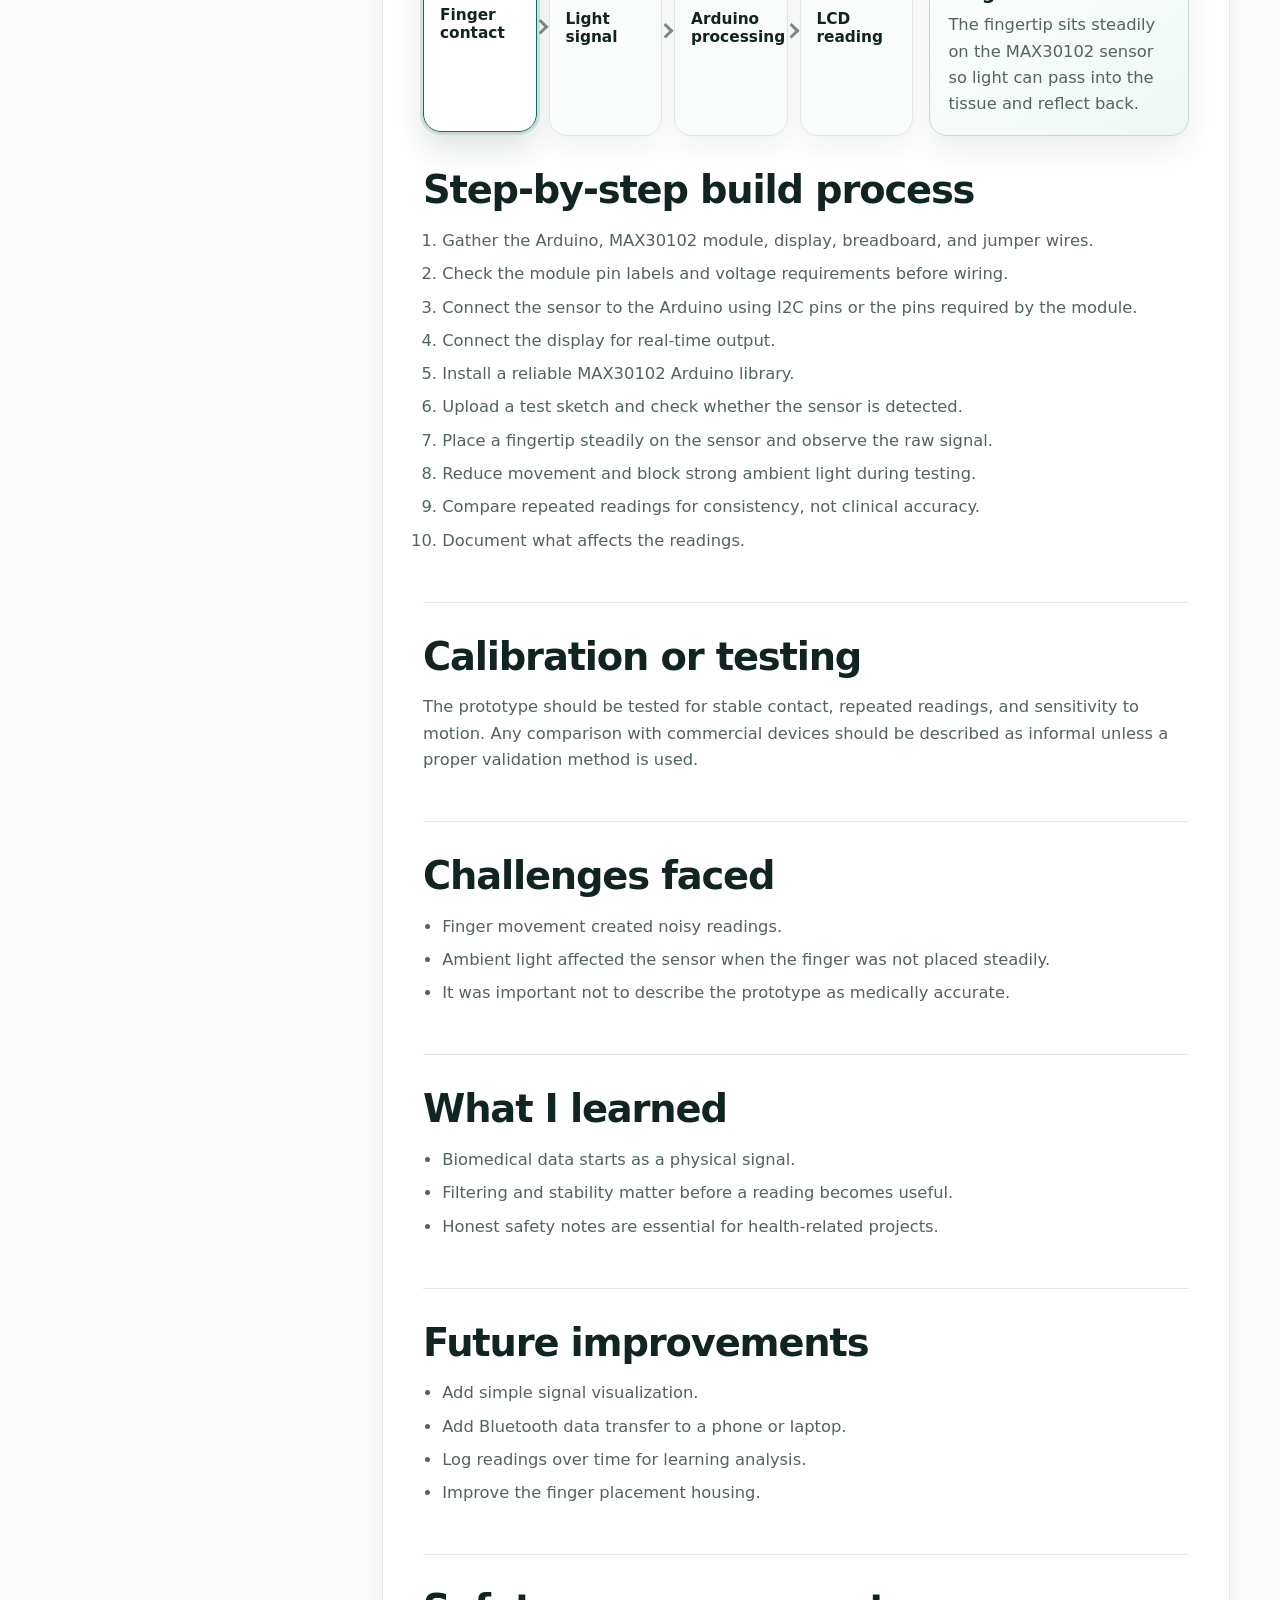
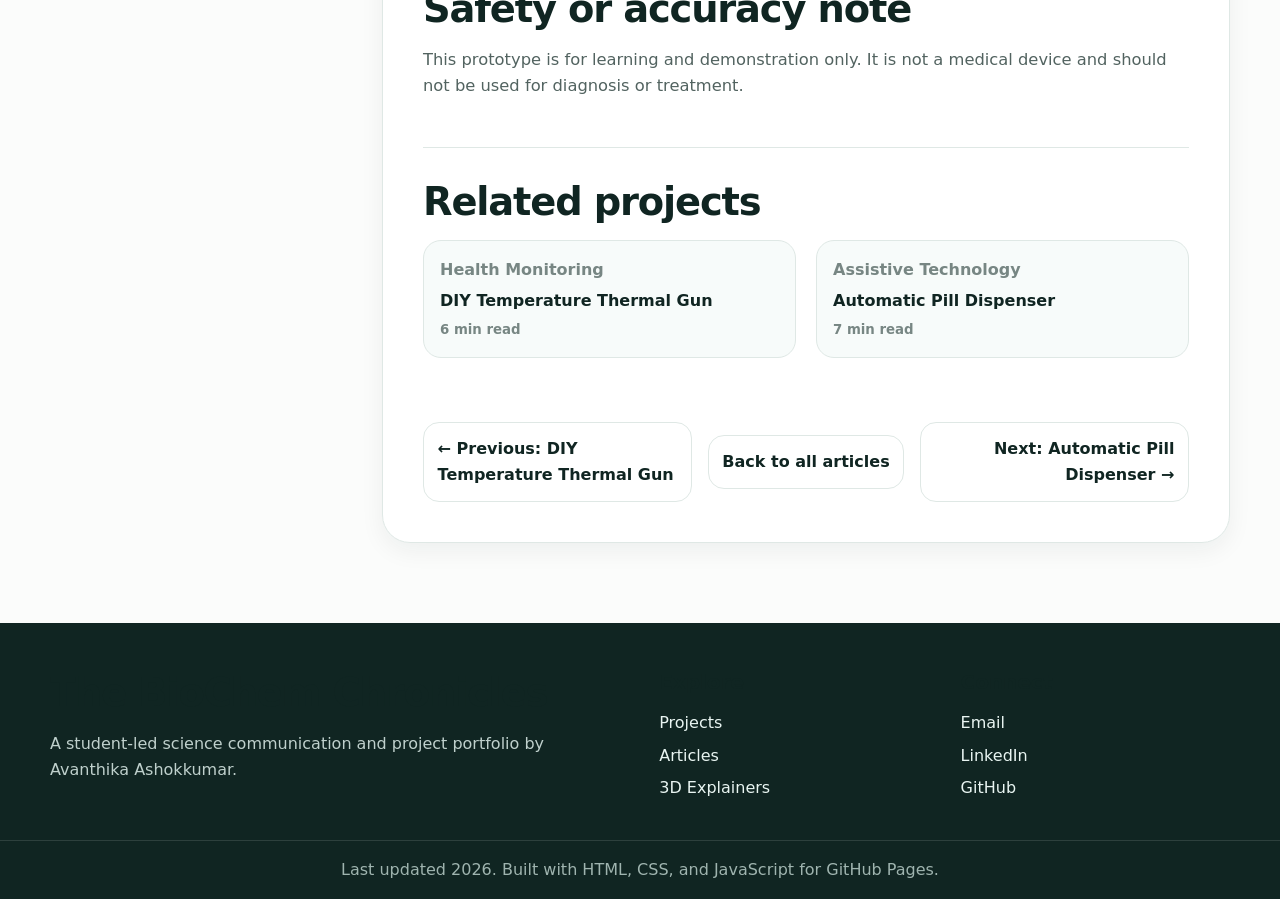
<file: articles/blood-oxygen-heart-rate-monitor.html>
<!DOCTYPE html>
<html lang="en">
<head>
  <meta charset="UTF-8" />
  <meta name="viewport" content="width=device-width, initial-scale=1.0" />
  <title>Blood Oxygen and Heart Rate Monitor | The BioChem Chronicles</title>
  <meta name="description" content="A MAX30102-based Arduino project that explores how pulse oximetry sensors estimate heart rate and blood oxygen trends." />
  <meta name="author" content="Avanthika Ashokkumar" />
  <meta property="og:title" content="Blood Oxygen and Heart Rate Monitor" />
  <meta property="og:description" content="A MAX30102-based Arduino project that explores how pulse oximetry sensors estimate heart rate and blood oxygen trends." />
  <meta property="og:type" content="article" />
  <meta property="og:image" content="../assets/diagrams/blood-oxygen-heart-rate-monitor.svg" />
  <link rel="canonical" href="../articles/blood-oxygen-heart-rate-monitor.html" />
  <link rel="icon" type="image/svg+xml" href="../favicon.svg" />
  <link rel="stylesheet" href="../styles.css" />
</head>
<body data-page="article" class="article-page">
<div class="reading-progress" id="readingProgress" aria-hidden="true"></div>
<a class="skip-link" href="#main">Skip to content</a>
<header class="site-header">
  <nav class="nav" aria-label="Main navigation">
    <a class="nav-brand" href="../index.html#home" aria-label="The BioChem Chronicles home">
      <img src="../favicon.svg" alt="The BioChem Chronicles logo" width="32" height="32" />
      <span>The BioChem Chronicles</span>
    </a>
    <button class="nav-toggle" id="navToggle" type="button" aria-label="Open navigation menu" aria-expanded="false" aria-controls="navLinks">
      <span></span><span></span><span></span>
    </button>
    <ul class="nav-links" id="navLinks">
      <li><a href="../index.html#home">Home</a></li>
      <li><a href="../index.html#about">About</a></li>
      <li><a href="../index.html#projects">Projects</a></li>
      <li><a href="../articles.html">Articles</a></li>
      <li><a href="../index.html#explainers">3D Explainers</a></li>
      <li><a href="../index.html#skills">Skills</a></li>
      <li><a href="../index.html#mentors">For Mentors</a></li>
      <li><a href="../index.html#contact">Contact</a></li>
    </ul>
  </nav>
</header>
<main id="main">
  <article class="article-layout">
    <header class="article-hero section-pad compact-hero">
      <div class="container article-header-grid">
        <div>
          <nav class="breadcrumbs" aria-label="Breadcrumbs">
            <a href="../index.html">Home</a><span>/</span><a href="../articles.html">Articles</a><span>/</span><span>Blood Oxygen and Heart Rate Monitor</span>
          </nav>
          <p class="eyebrow">Health Monitoring</p>
          <h1>Blood Oxygen and Heart Rate Monitor</h1>
          <p class="lead">A MAX30102-based Arduino project that explores how pulse oximetry sensors estimate heart rate and blood oxygen trends.</p>
          <div class="article-meta">
            <span>Completed Prototype</span>
            <span>7 min read</span>
            <span>Student project note</span>
          </div>
          <div class="tag-row"><span>Arduino</span><span>Biosensors</span><span>Health Monitoring</span></div>
          <div class="article-actions">
            <a class="btn btn-primary" href="../assets/summaries/blood-oxygen-heart-rate-monitor-summary.pdf" download>Download one-page project summary</a>
            <button class="btn btn-secondary copy-link" type="button">Copy article link</button>
          </div>
        </div>
        <figure class="article-figure">
          <img src="../assets/diagrams/blood-oxygen-heart-rate-monitor.svg" alt="System diagram for Blood Oxygen and Heart Rate Monitor" width="828" height="360" />
          <figcaption>Custom diagram created for this project page.</figcaption>
        </figure>
      </div>
    </header>

    <div class="container article-content-grid">
      <aside class="article-sidebar" aria-label="Article details">
        <div class="sidebar-card">
          <h2>Materials</h2>
          <ul>              <li>Arduino UNO R3</li>
              <li>MAX30102 pulse oximetry sensor module</li>
              <li>LCD 1602 or OLED display</li>
              <li>Breadboard</li>
              <li>Jumper wires</li>
              <li>USB cable or battery source</li></ul>
        </div>
        <div class="sidebar-card">
          <h2>Tools</h2>
          <ul>              <li>Arduino IDE</li>
              <li>Computer</li>
              <li>Basic hand tools</li>
              <li>Multimeter if available</li></ul>
        </div>
        <div class="sidebar-card">
          <h2>Optional upgrades</h2>
          <ul>
            <li>Bluetooth or Wi-Fi module</li>
            <li>Data logging</li>
            <li>Mobile or web dashboard</li>
            <li>Cleaner enclosure</li>
          </ul>
        </div>
      </aside>

      <div class="article-body">
        <section>
          <h2>Project overview</h2>
          <p>The prototype uses a MAX30102 sensor to detect pulse-related changes in reflected light. An Arduino processes the sensor data and displays estimated heart rate and SpO2 values on a screen.</p>
          <div class="honesty-note"><strong>Status note:</strong> This is an educational prototype. It is not clinically validated and should not be used for medical decisions.</div>
        </section>

        <section>
          <h2>Problem being solved</h2>
          <p>Heart rate and blood oxygen are common vital signs, but the technology behind them can feel like a black box. This project breaks down the sensor, signal, and display process at a beginner level.</p>
        </section>

        <section>
          <h2>Why I built it</h2>
          <p>I built this because I am interested in biomedical devices and health data. The project helped me connect biology, light-based sensing, and microcontroller programming.</p>
        </section>

        <section>
          <h2>How it works</h2>
          <p>The sensor shines red and infrared light into a fingertip and measures reflected light. Blood volume changes with each heartbeat, which creates a waveform. The Arduino uses that signal to estimate beats per minute and oxygen saturation trends.</p>
        </section>

        <section>
          <h2>Step-by-step build process</h2>
          <ol>              <li>Gather the Arduino, MAX30102 module, display, breadboard, and jumper wires.</li>
              <li>Check the module pin labels and voltage requirements before wiring.</li>
              <li>Connect the sensor to the Arduino using I2C pins or the pins required by the module.</li>
              <li>Connect the display for real-time output.</li>
              <li>Install a reliable MAX30102 Arduino library.</li>
              <li>Upload a test sketch and check whether the sensor is detected.</li>
              <li>Place a fingertip steadily on the sensor and observe the raw signal.</li>
              <li>Reduce movement and block strong ambient light during testing.</li>
              <li>Compare repeated readings for consistency, not clinical accuracy.</li>
              <li>Document what affects the readings.</li></ol>
        </section>

        <section>
          <h2>Calibration or testing</h2>
          <p>The prototype should be tested for stable contact, repeated readings, and sensitivity to motion. Any comparison with commercial devices should be described as informal unless a proper validation method is used.</p>
        </section>

        <section>
          <h2>Challenges faced</h2>
          <ul>              <li>Finger movement created noisy readings.</li>
              <li>Ambient light affected the sensor when the finger was not placed steadily.</li>
              <li>It was important not to describe the prototype as medically accurate.</li></ul>
        </section>

        <section>
          <h2>What I learned</h2>
          <ul>              <li>Biomedical data starts as a physical signal.</li>
              <li>Filtering and stability matter before a reading becomes useful.</li>
              <li>Honest safety notes are essential for health-related projects.</li></ul>
        </section>

        <section>
          <h2>Future improvements</h2>
          <ul>              <li>Add simple signal visualization.</li>
              <li>Add Bluetooth data transfer to a phone or laptop.</li>
              <li>Log readings over time for learning analysis.</li>
              <li>Improve the finger placement housing.</li></ul>
        </section>

        <section>
          <h2>Safety or accuracy note</h2>
          <p>This prototype is for learning and demonstration only. It is not a medical device and should not be used for diagnosis or treatment.</p>
        </section>

        <section class="related-section">
          <h2>Related projects</h2>
          <div class="related-grid">
            <a class="related-card" href="diy-thermal-gun.html"><span>Health Monitoring</span><strong>DIY Temperature Thermal Gun</strong><small>6 min read</small></a><a class="related-card" href="automatic-pill-dispenser.html"><span>Assistive Technology</span><strong>Automatic Pill Dispenser</strong><small>7 min read</small></a>
          </div>
        </section>

        <nav class="article-nav" aria-label="Article navigation">
          <a href="diy-thermal-gun.html">← Previous: DIY Temperature Thermal Gun</a>
          <a href="../articles.html">Back to all articles</a>
          <a href="automatic-pill-dispenser.html">Next: Automatic Pill Dispenser →</a>
        </nav>
      </div>
    </div>
  </article>
</main>
<footer class="site-footer">
  <div class="container footer-grid">
    <div>
      <h2>The BioChem Chronicles</h2>
      <p>A student-led science communication and project portfolio by Avanthika Ashokkumar.</p>
    </div>
    <div>
      <h3>Explore</h3>
      <ul>
        <li><a href="../index.html#projects">Projects</a></li>
        <li><a href="../articles.html">Articles</a></li>
        <li><a href="../index.html#explainers">3D Explainers</a></li>
      </ul>
    </div>
    <div>
      <h3>Connect</h3>
      <ul>
        <li><a href="mailto:avanthika.ashokkumar@gmail.com">Email</a></li>
        <li><a href="https://linkedin.com/in/avanthika-ashokkumar-819445342" target="_blank" rel="noopener">LinkedIn</a></li>
        <li><a href="https://github.com/avanthikaashokkumar" target="_blank" rel="noopener">GitHub</a></li>
      </ul>
    </div>
  </div>
  <div class="footer-bottom">Last updated <span id="year">2026</span>. Built with HTML, CSS, and JavaScript for GitHub Pages.</div>
</footer>
<button class="back-to-top" id="backToTop" type="button" aria-label="Back to top">↑</button>
<script src="../script.js"></script>
</body>
</html>
</file>
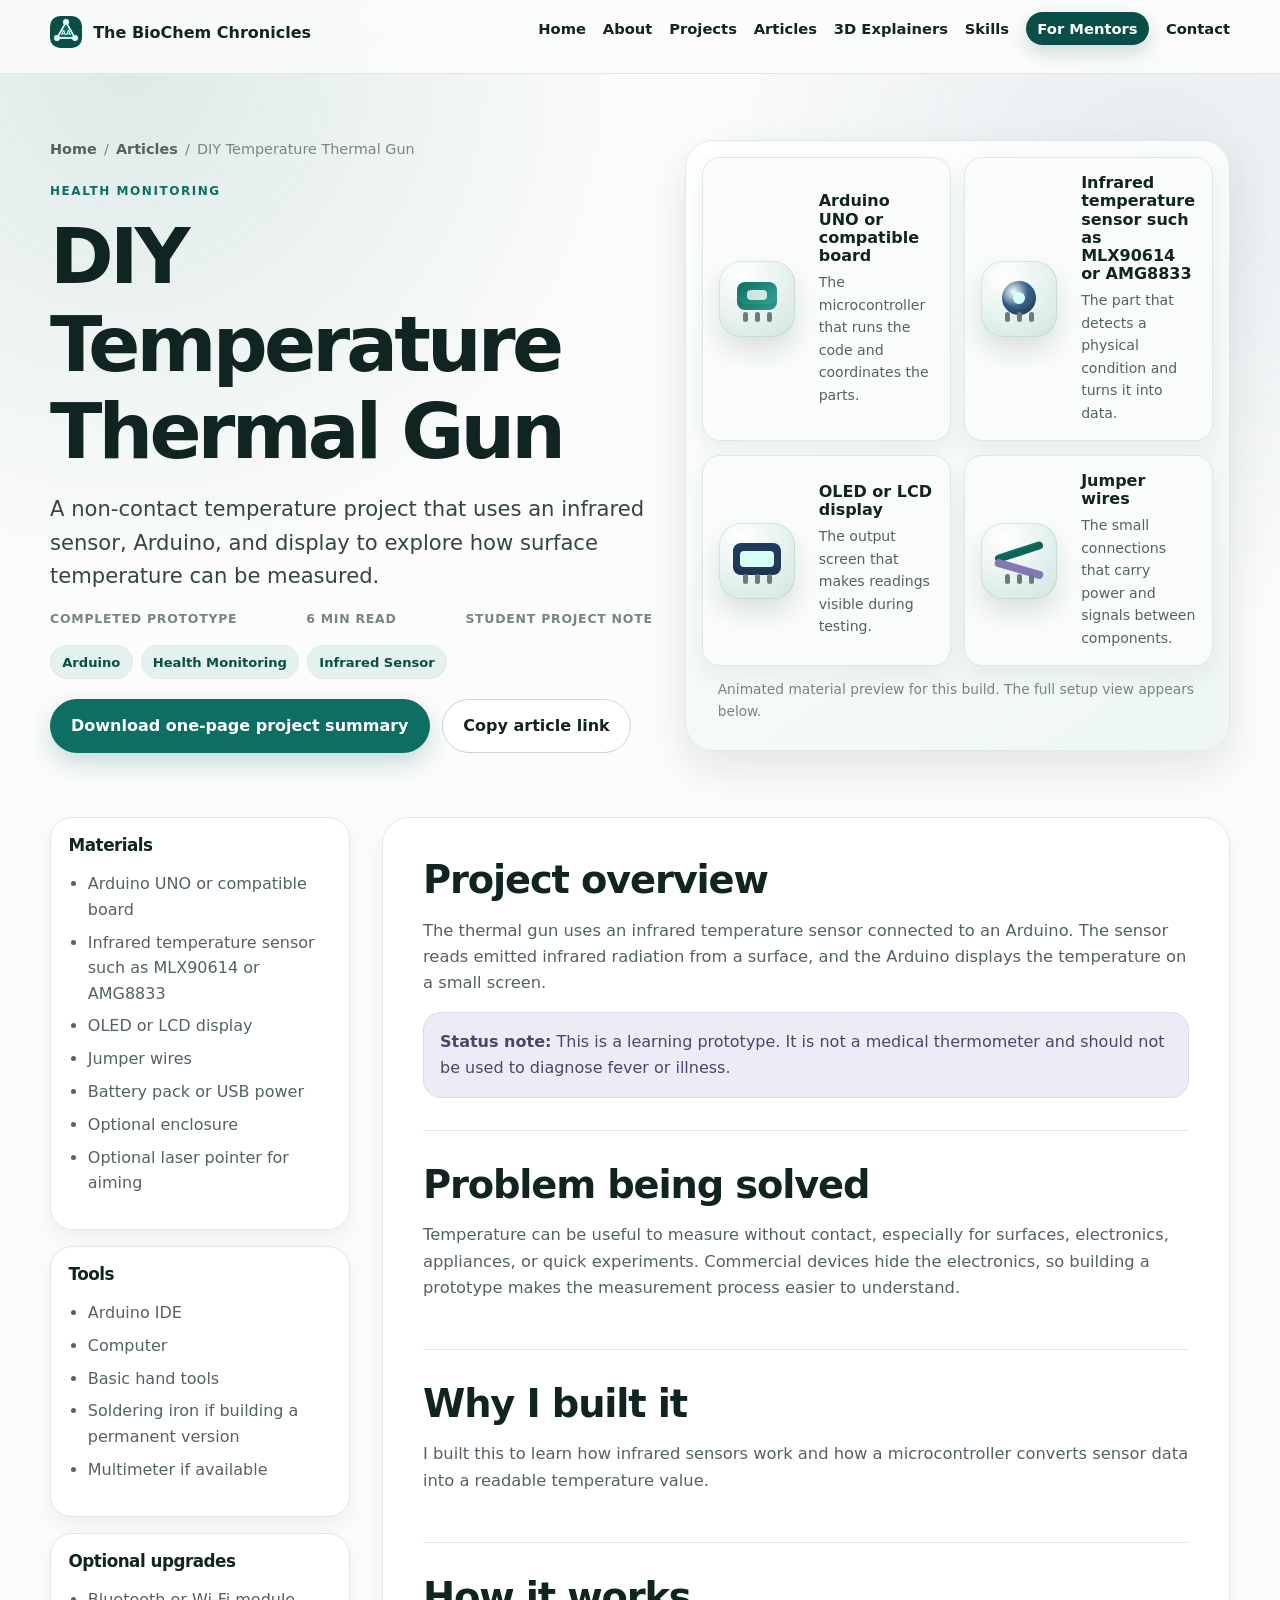
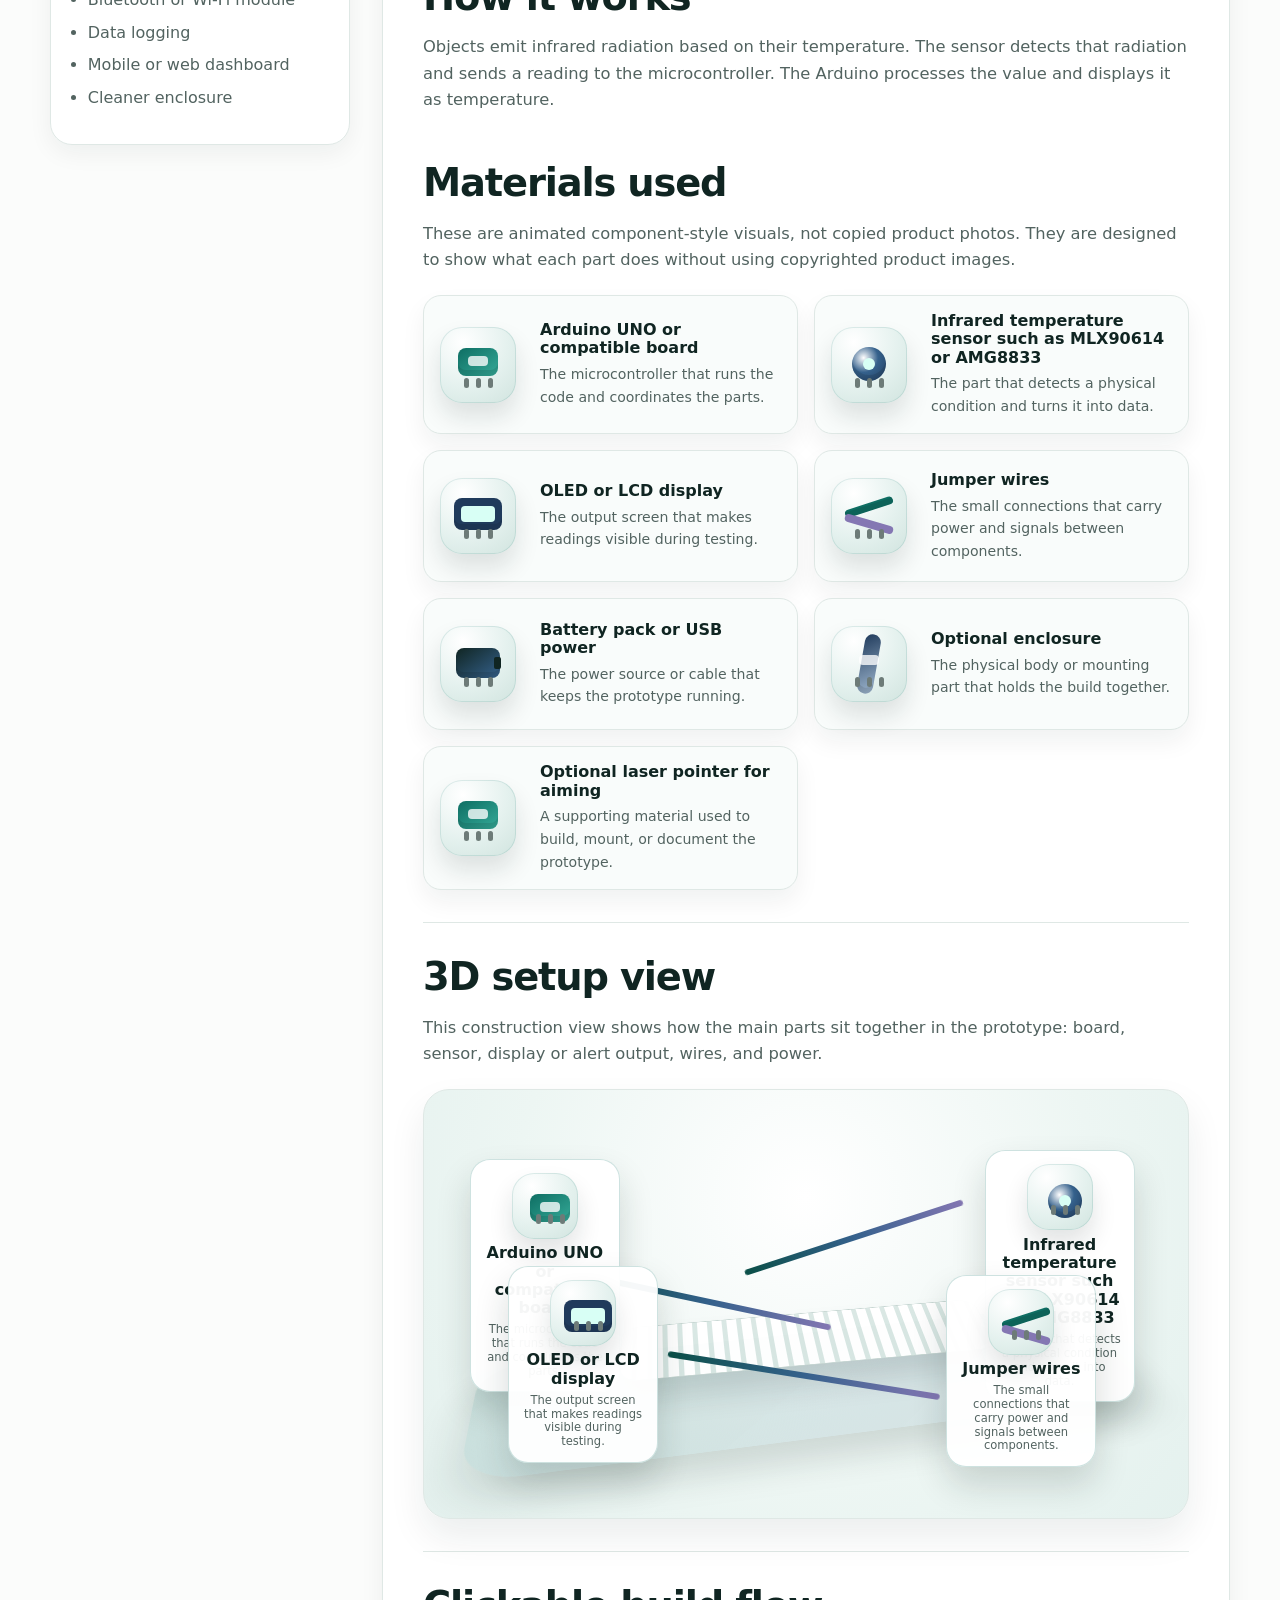
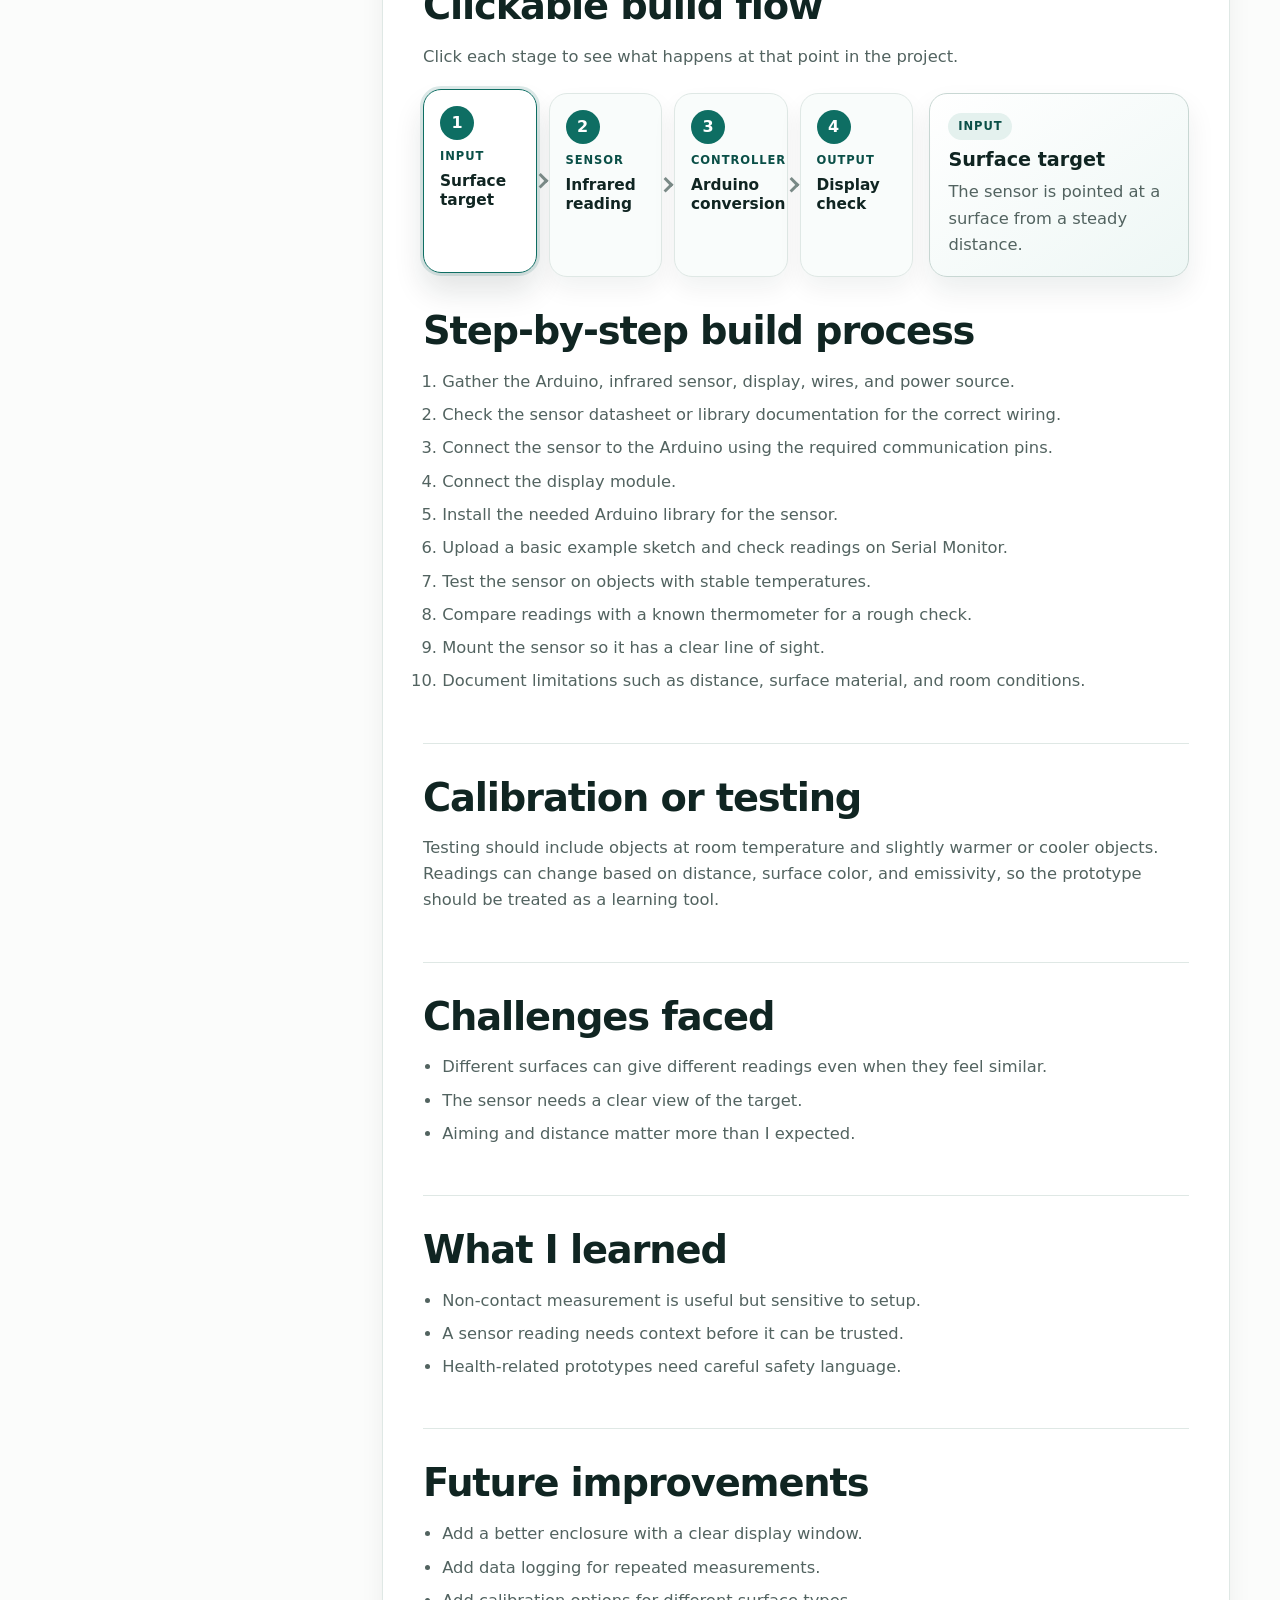
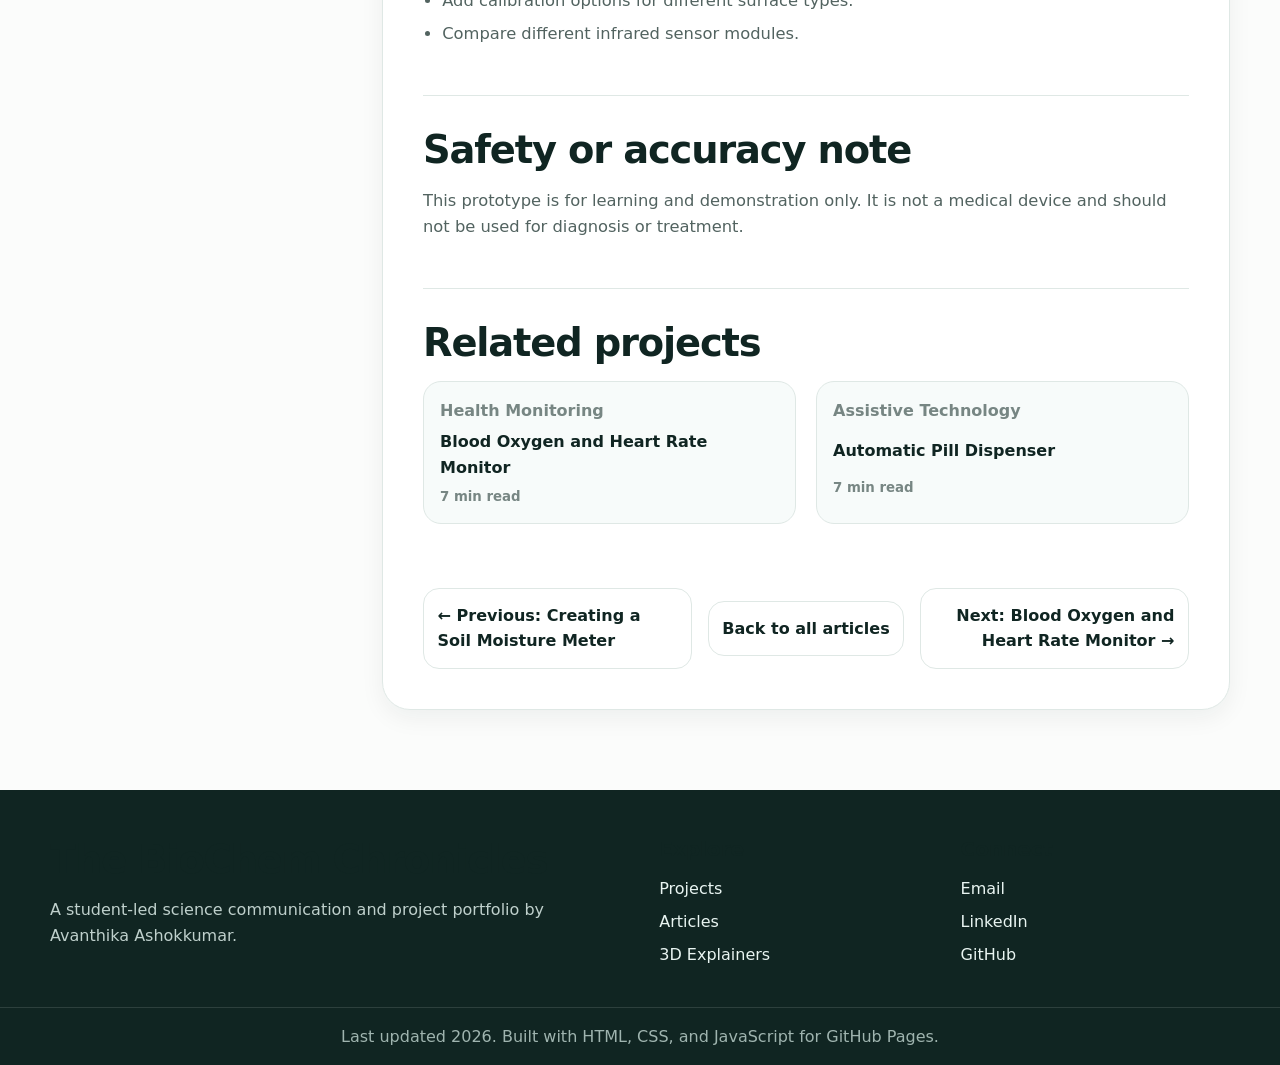
<file: articles/diy-thermal-gun.html>
<!DOCTYPE html>
<html lang="en">
<head>
  <meta charset="UTF-8" />
  <meta name="viewport" content="width=device-width, initial-scale=1.0" />
  <title>DIY Temperature Thermal Gun | The BioChem Chronicles</title>
  <meta name="description" content="A non-contact temperature project that uses an infrared sensor, Arduino, and display to explore how surface temperature can be measured." />
  <meta name="author" content="Avanthika Ashokkumar" />
  <meta property="og:title" content="DIY Temperature Thermal Gun" />
  <meta property="og:description" content="A non-contact temperature project that uses an infrared sensor, Arduino, and display to explore how surface temperature can be measured." />
  <meta property="og:type" content="article" />
  <meta property="og:image" content="../assets/diagrams/diy-thermal-gun.svg" />
  <link rel="canonical" href="../articles/diy-thermal-gun.html" />
  <link rel="icon" type="image/svg+xml" href="../favicon.svg" />
  <link rel="stylesheet" href="../styles.css" />
</head>
<body data-page="article" class="article-page">
<div class="reading-progress" id="readingProgress" aria-hidden="true"></div>
<a class="skip-link" href="#main">Skip to content</a>
<header class="site-header">
  <nav class="nav" aria-label="Main navigation">
    <a class="nav-brand" href="../index.html#home" aria-label="The BioChem Chronicles home">
      <img src="../favicon.svg" alt="The BioChem Chronicles logo" width="32" height="32" />
      <span>The BioChem Chronicles</span>
    </a>
    <button class="nav-toggle" id="navToggle" type="button" aria-label="Open navigation menu" aria-expanded="false" aria-controls="navLinks">
      <span></span><span></span><span></span>
    </button>
    <ul class="nav-links" id="navLinks">
      <li><a href="../index.html#home">Home</a></li>
      <li><a href="../index.html#about">About</a></li>
      <li><a href="../index.html#projects">Projects</a></li>
      <li><a href="../articles.html">Articles</a></li>
      <li><a href="../index.html#explainers">3D Explainers</a></li>
      <li><a href="../index.html#skills">Skills</a></li>
      <li><a href="../index.html#mentors">For Mentors</a></li>
      <li><a href="../index.html#contact">Contact</a></li>
    </ul>
  </nav>
</header>
<main id="main">
  <article class="article-layout">
    <header class="article-hero section-pad compact-hero">
      <div class="container article-header-grid">
        <div>
          <nav class="breadcrumbs" aria-label="Breadcrumbs">
            <a href="../index.html">Home</a><span>/</span><a href="../articles.html">Articles</a><span>/</span><span>DIY Temperature Thermal Gun</span>
          </nav>
          <p class="eyebrow">Health Monitoring</p>
          <h1>DIY Temperature Thermal Gun</h1>
          <p class="lead">A non-contact temperature project that uses an infrared sensor, Arduino, and display to explore how surface temperature can be measured.</p>
          <div class="article-meta">
            <span>Completed Prototype</span>
            <span>6 min read</span>
            <span>Student project note</span>
          </div>
          <div class="tag-row"><span>Arduino</span><span>Health Monitoring</span><span>Infrared Sensor</span></div>
          <div class="article-actions">
            <a class="btn btn-primary" href="../assets/summaries/diy-thermal-gun-summary.pdf" download>Download one-page project summary</a>
            <button class="btn btn-secondary copy-link" type="button">Copy article link</button>
          </div>
        </div>
        <figure class="article-figure">
          <img src="../assets/diagrams/diy-thermal-gun.svg" alt="System diagram for DIY Temperature Thermal Gun" width="828" height="360" />
          <figcaption>Custom diagram created for this project page.</figcaption>
        </figure>
      </div>
    </header>

    <div class="container article-content-grid">
      <aside class="article-sidebar" aria-label="Article details">
        <div class="sidebar-card">
          <h2>Materials</h2>
          <ul>              <li>Arduino UNO or compatible board</li>
              <li>Infrared temperature sensor such as MLX90614 or AMG8833</li>
              <li>OLED or LCD display</li>
              <li>Jumper wires</li>
              <li>Battery pack or USB power</li>
              <li>Optional enclosure</li>
              <li>Optional laser pointer for aiming</li></ul>
        </div>
        <div class="sidebar-card">
          <h2>Tools</h2>
          <ul>              <li>Arduino IDE</li>
              <li>Computer</li>
              <li>Basic hand tools</li>
              <li>Soldering iron if building a permanent version</li>
              <li>Multimeter if available</li></ul>
        </div>
        <div class="sidebar-card">
          <h2>Optional upgrades</h2>
          <ul>
            <li>Bluetooth or Wi-Fi module</li>
            <li>Data logging</li>
            <li>Mobile or web dashboard</li>
            <li>Cleaner enclosure</li>
          </ul>
        </div>
      </aside>

      <div class="article-body">
        <section>
          <h2>Project overview</h2>
          <p>The thermal gun uses an infrared temperature sensor connected to an Arduino. The sensor reads emitted infrared radiation from a surface, and the Arduino displays the temperature on a small screen.</p>
          <div class="honesty-note"><strong>Status note:</strong> This is a learning prototype. It is not a medical thermometer and should not be used to diagnose fever or illness.</div>
        </section>

        <section>
          <h2>Problem being solved</h2>
          <p>Temperature can be useful to measure without contact, especially for surfaces, electronics, appliances, or quick experiments. Commercial devices hide the electronics, so building a prototype makes the measurement process easier to understand.</p>
        </section>

        <section>
          <h2>Why I built it</h2>
          <p>I built this to learn how infrared sensors work and how a microcontroller converts sensor data into a readable temperature value.</p>
        </section>

        <section>
          <h2>How it works</h2>
          <p>Objects emit infrared radiation based on their temperature. The sensor detects that radiation and sends a reading to the microcontroller. The Arduino processes the value and displays it as temperature.</p>
        </section>

        <section>
          <h2>Step-by-step build process</h2>
          <ol>              <li>Gather the Arduino, infrared sensor, display, wires, and power source.</li>
              <li>Check the sensor datasheet or library documentation for the correct wiring.</li>
              <li>Connect the sensor to the Arduino using the required communication pins.</li>
              <li>Connect the display module.</li>
              <li>Install the needed Arduino library for the sensor.</li>
              <li>Upload a basic example sketch and check readings on Serial Monitor.</li>
              <li>Test the sensor on objects with stable temperatures.</li>
              <li>Compare readings with a known thermometer for a rough check.</li>
              <li>Mount the sensor so it has a clear line of sight.</li>
              <li>Document limitations such as distance, surface material, and room conditions.</li></ol>
        </section>

        <section>
          <h2>Calibration or testing</h2>
          <p>Testing should include objects at room temperature and slightly warmer or cooler objects. Readings can change based on distance, surface color, and emissivity, so the prototype should be treated as a learning tool.</p>
        </section>

        <section>
          <h2>Challenges faced</h2>
          <ul>              <li>Different surfaces can give different readings even when they feel similar.</li>
              <li>The sensor needs a clear view of the target.</li>
              <li>Aiming and distance matter more than I expected.</li></ul>
        </section>

        <section>
          <h2>What I learned</h2>
          <ul>              <li>Non-contact measurement is useful but sensitive to setup.</li>
              <li>A sensor reading needs context before it can be trusted.</li>
              <li>Health-related prototypes need careful safety language.</li></ul>
        </section>

        <section>
          <h2>Future improvements</h2>
          <ul>              <li>Add a better enclosure with a clear display window.</li>
              <li>Add data logging for repeated measurements.</li>
              <li>Add calibration options for different surface types.</li>
              <li>Compare different infrared sensor modules.</li></ul>
        </section>

        <section>
          <h2>Safety or accuracy note</h2>
          <p>This prototype is for learning and demonstration only. It is not a medical device and should not be used for diagnosis or treatment.</p>
        </section>

        <section class="related-section">
          <h2>Related projects</h2>
          <div class="related-grid">
            <a class="related-card" href="blood-oxygen-heart-rate-monitor.html"><span>Health Monitoring</span><strong>Blood Oxygen and Heart Rate Monitor</strong><small>7 min read</small></a><a class="related-card" href="automatic-pill-dispenser.html"><span>Assistive Technology</span><strong>Automatic Pill Dispenser</strong><small>7 min read</small></a>
          </div>
        </section>

        <nav class="article-nav" aria-label="Article navigation">
          <a href="soil-moisture-meter.html">← Previous: Creating a Soil Moisture Meter</a>
          <a href="../articles.html">Back to all articles</a>
          <a href="blood-oxygen-heart-rate-monitor.html">Next: Blood Oxygen and Heart Rate Monitor →</a>
        </nav>
      </div>
    </div>
  </article>
</main>
<footer class="site-footer">
  <div class="container footer-grid">
    <div>
      <h2>The BioChem Chronicles</h2>
      <p>A student-led science communication and project portfolio by Avanthika Ashokkumar.</p>
    </div>
    <div>
      <h3>Explore</h3>
      <ul>
        <li><a href="../index.html#projects">Projects</a></li>
        <li><a href="../articles.html">Articles</a></li>
        <li><a href="../index.html#explainers">3D Explainers</a></li>
      </ul>
    </div>
    <div>
      <h3>Connect</h3>
      <ul>
        <li><a href="mailto:avanthika.ashokkumar@gmail.com">Email</a></li>
        <li><a href="https://linkedin.com/in/avanthika-ashokkumar-819445342" target="_blank" rel="noopener">LinkedIn</a></li>
        <li><a href="https://github.com/avanthikaashokkumar" target="_blank" rel="noopener">GitHub</a></li>
      </ul>
    </div>
  </div>
  <div class="footer-bottom">Last updated <span id="year">2026</span>. Built with HTML, CSS, and JavaScript for GitHub Pages.</div>
</footer>
<button class="back-to-top" id="backToTop" type="button" aria-label="Back to top">↑</button>
<script src="../script.js"></script>
</body>
</html>
</file>
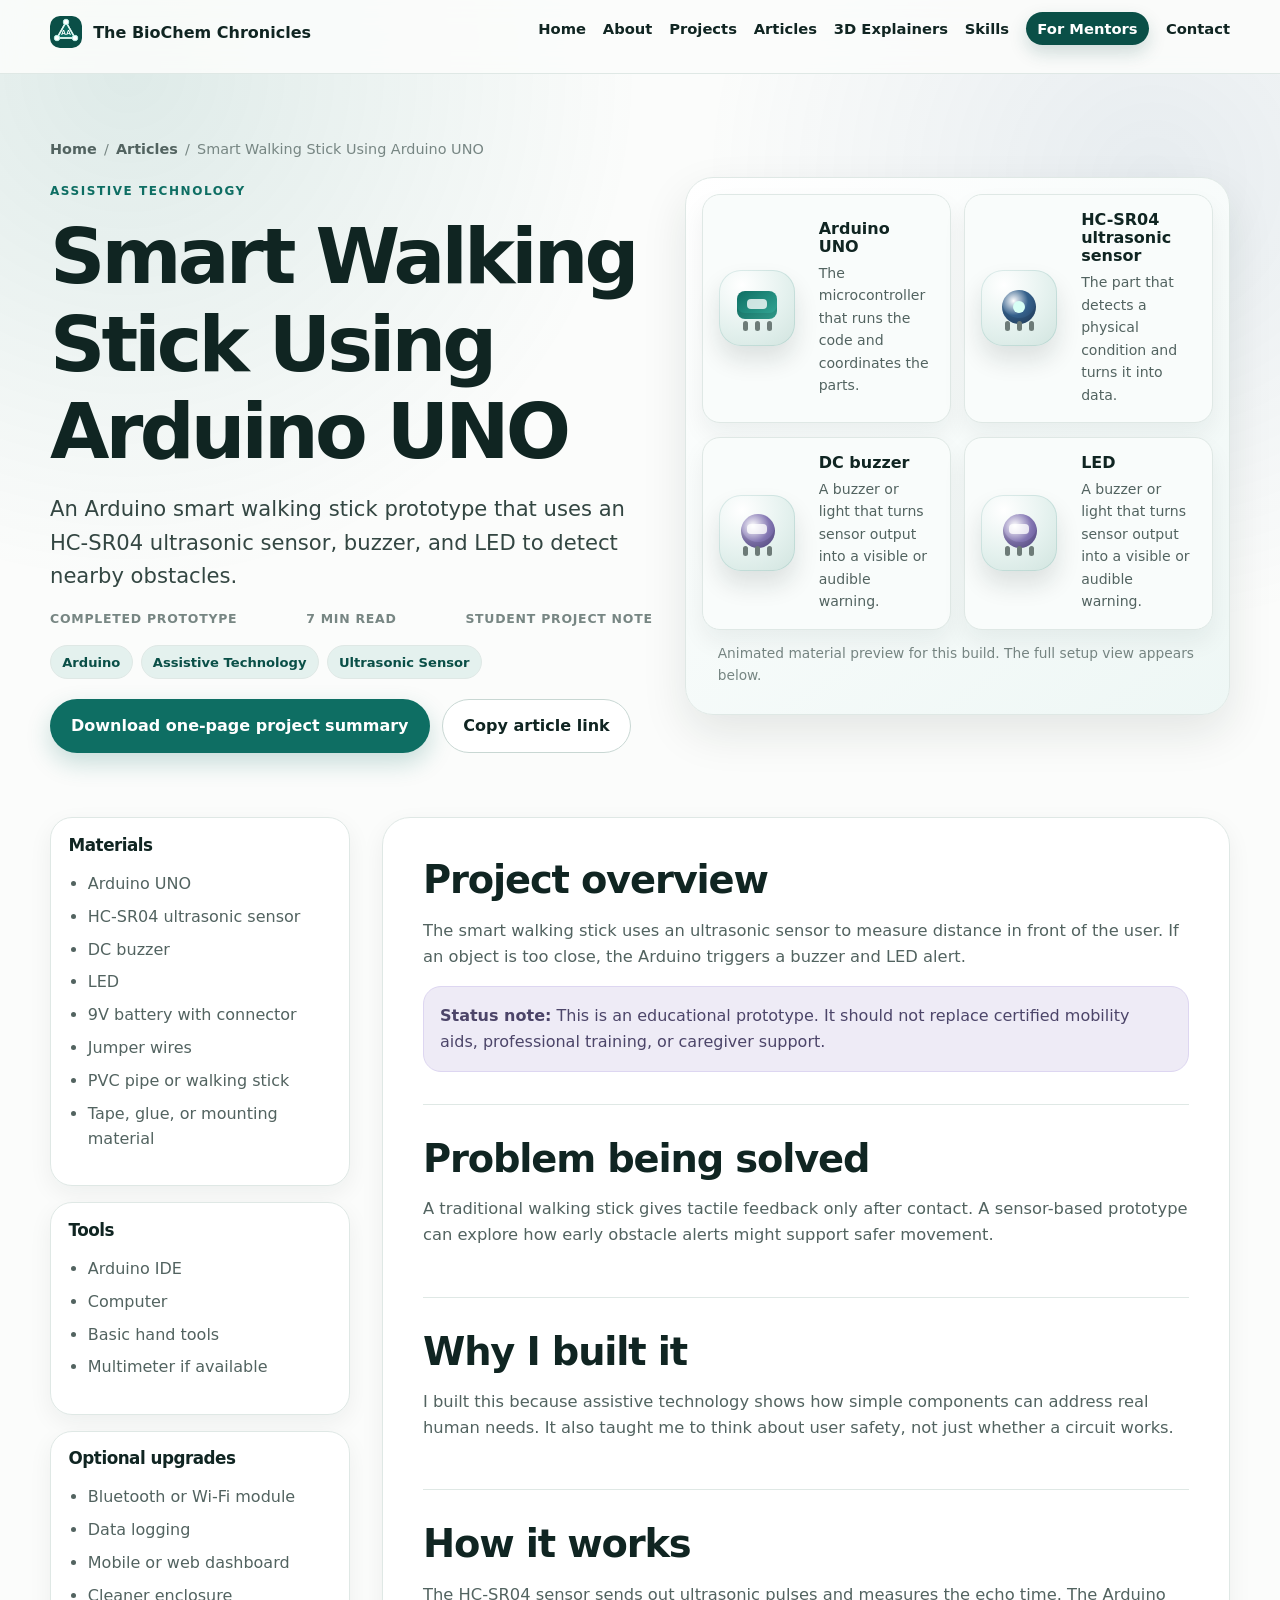
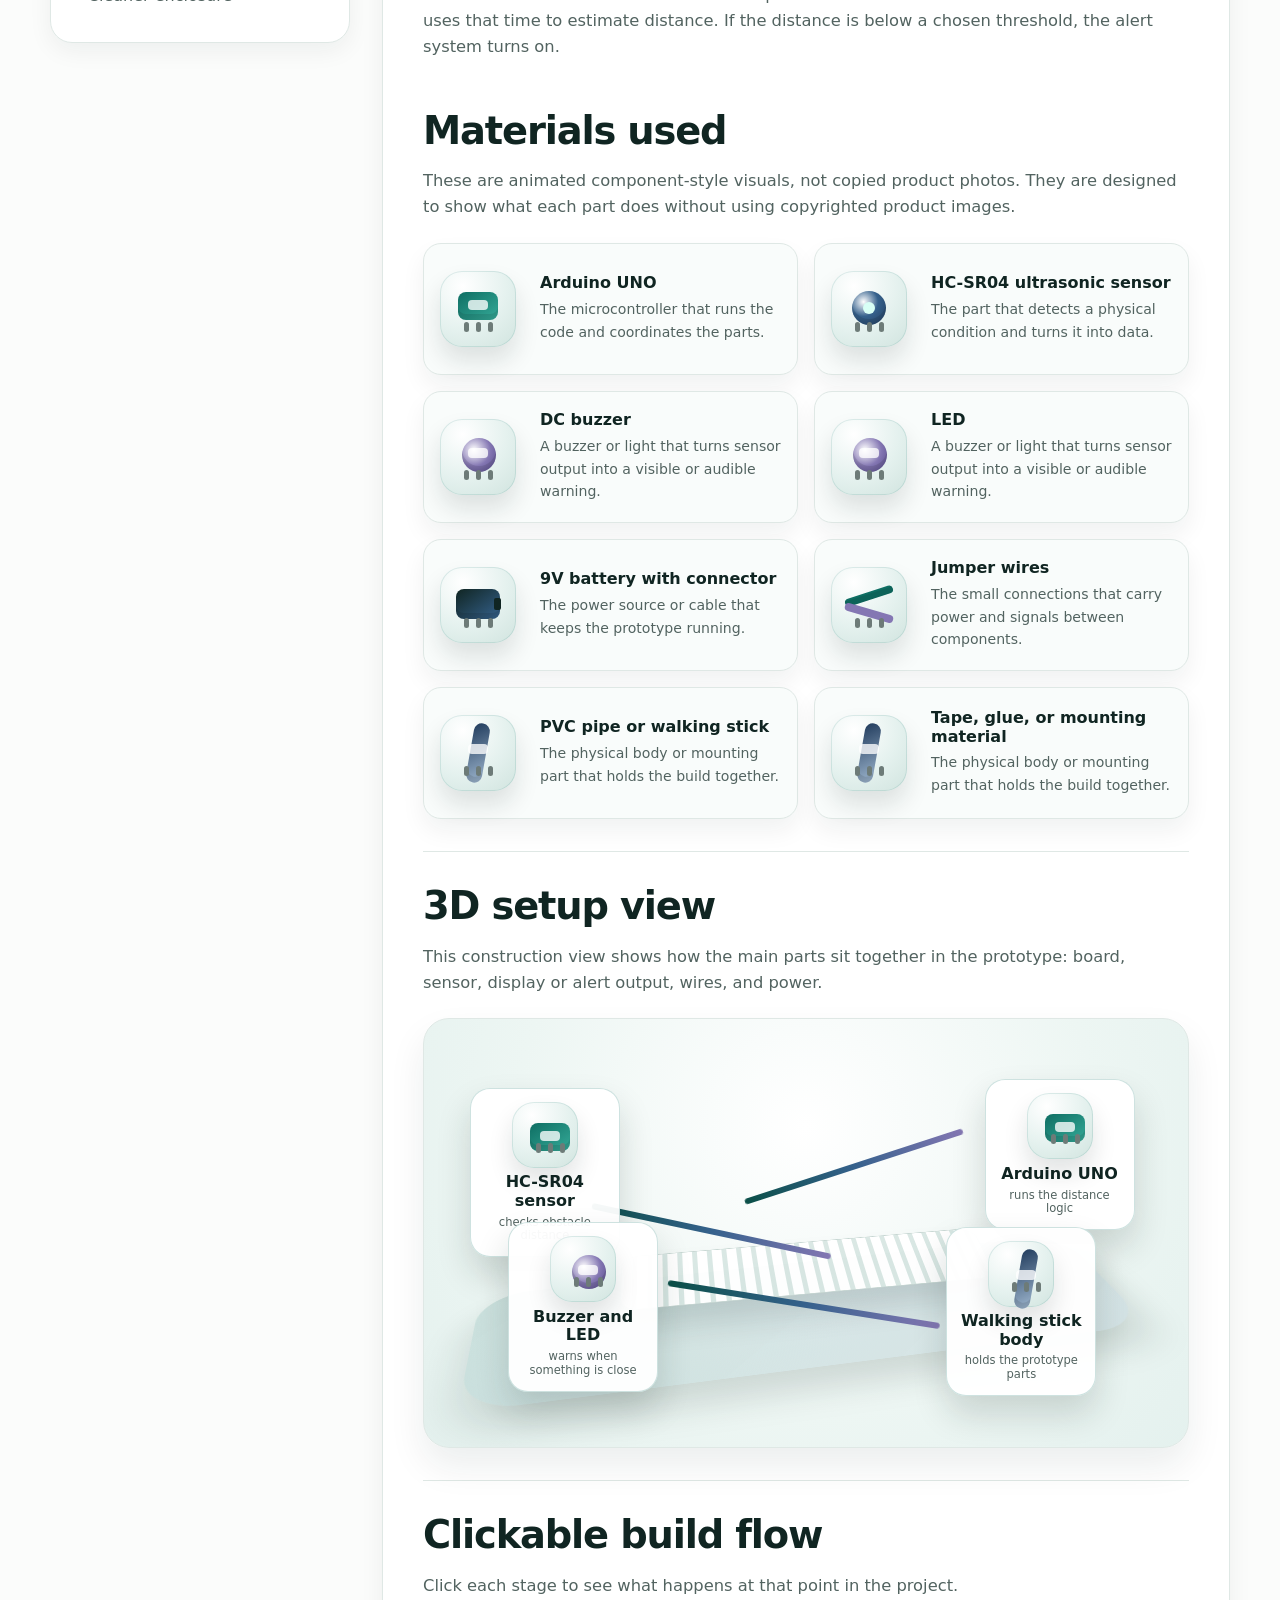
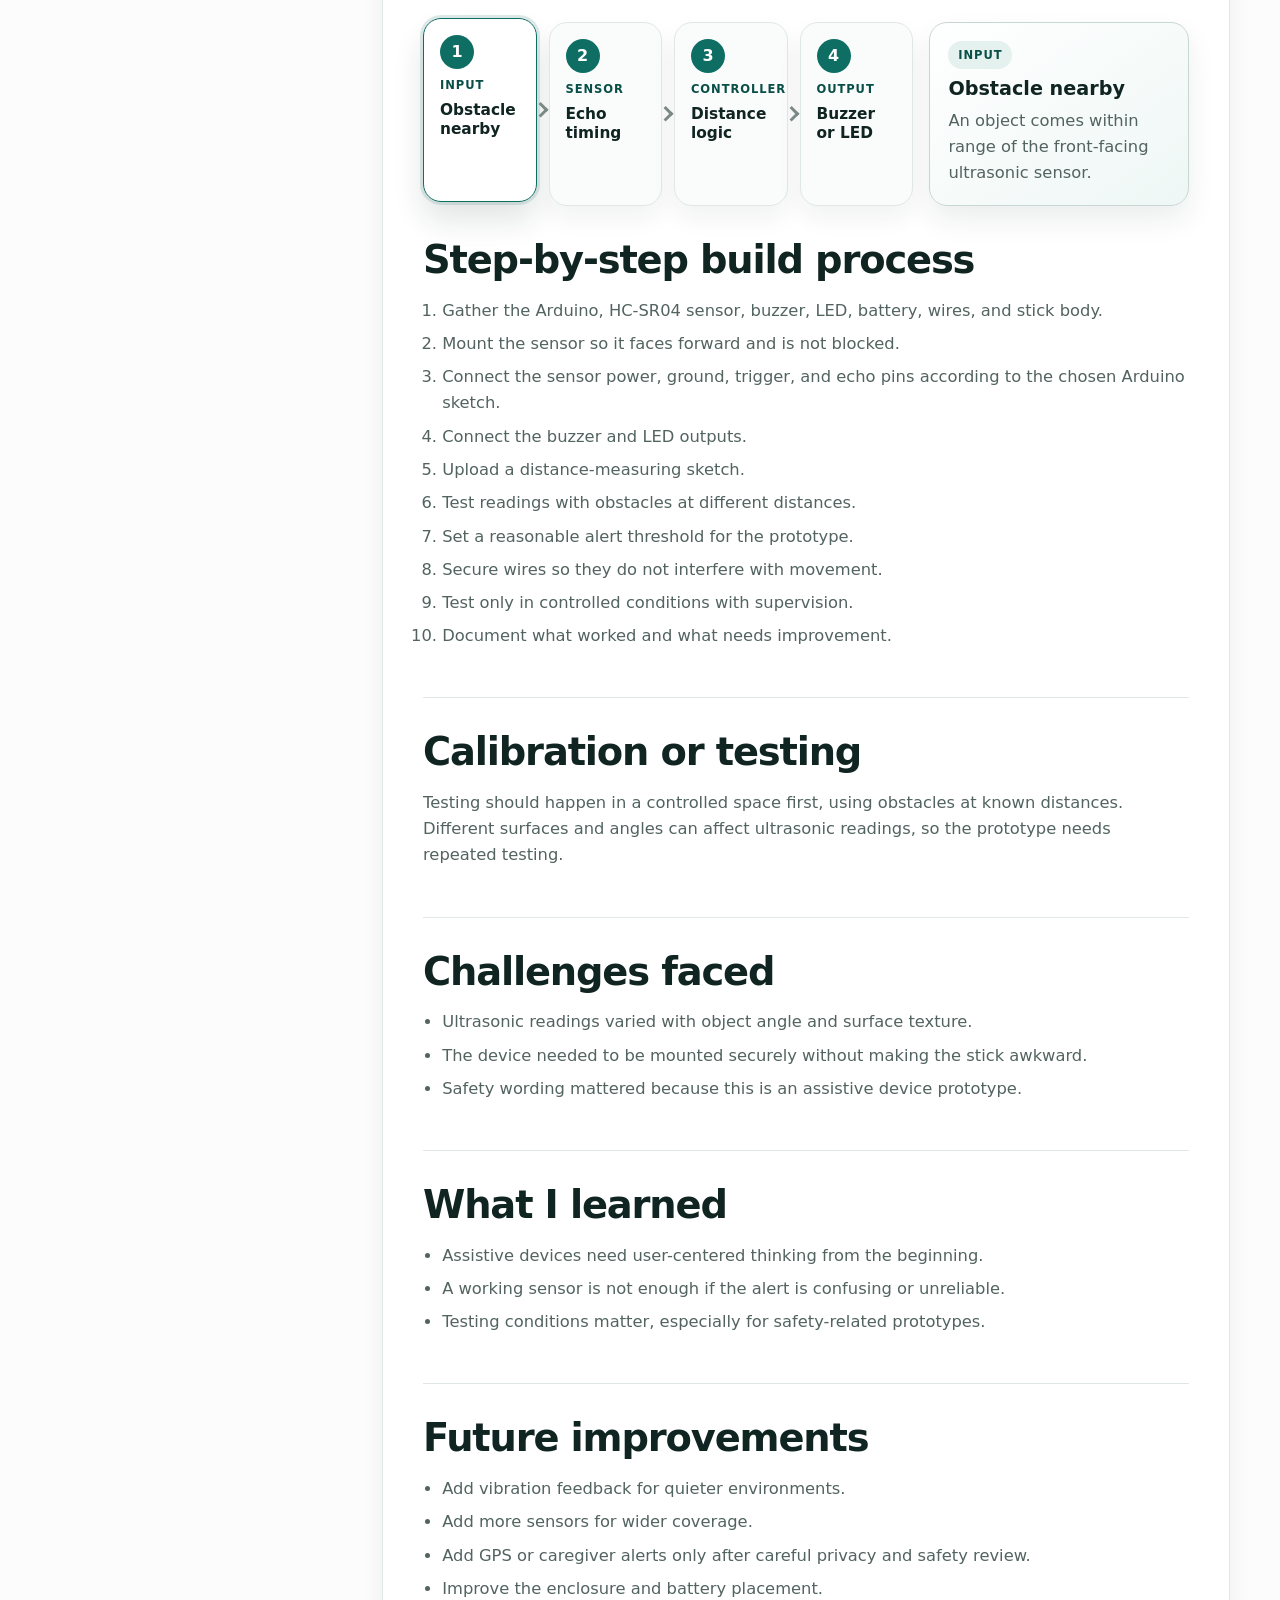
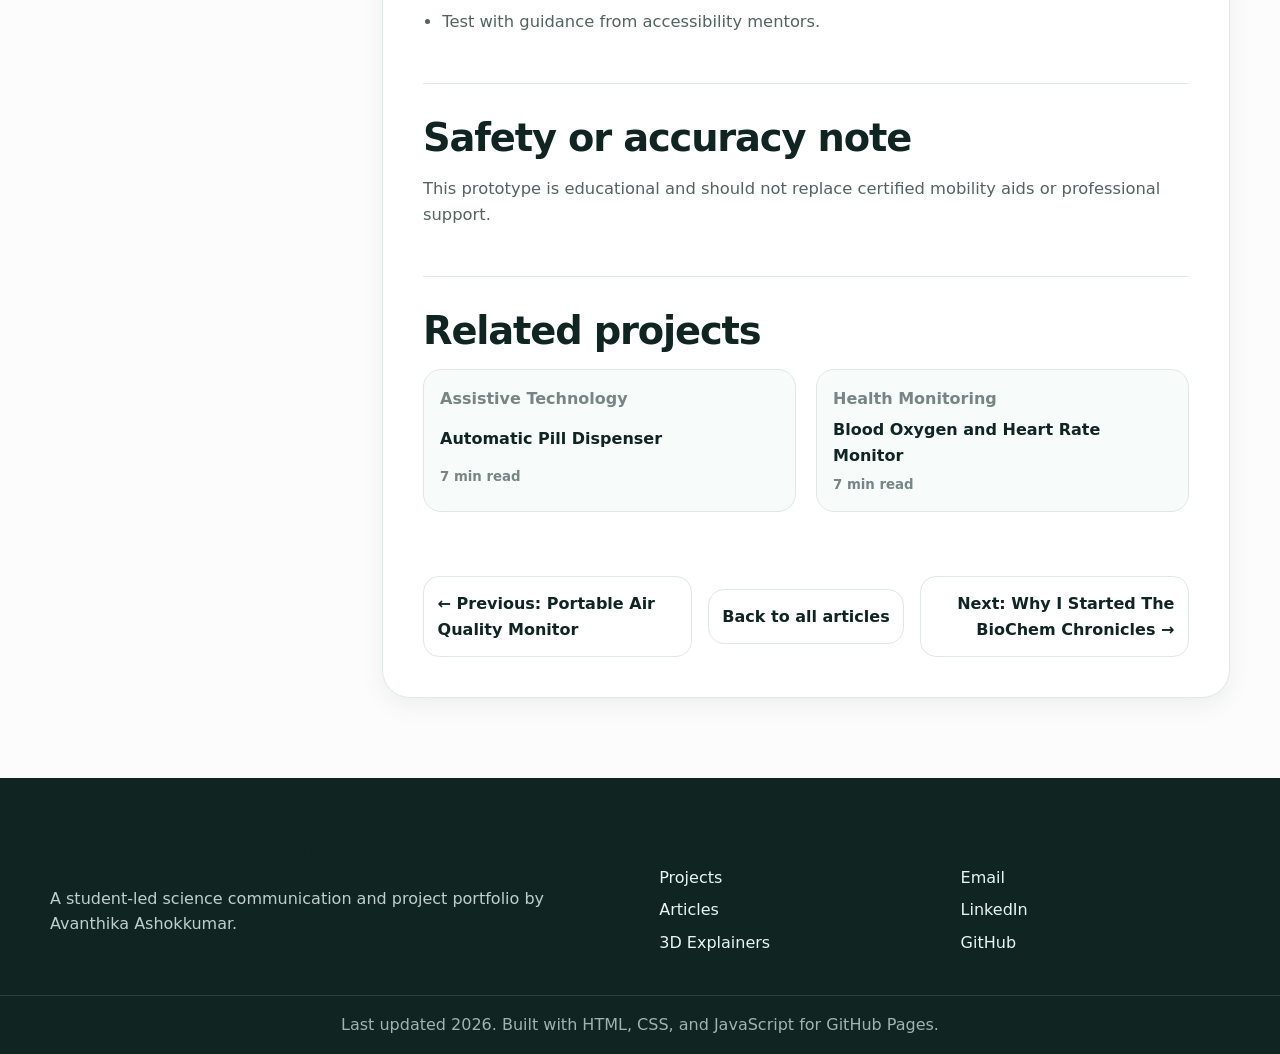
<file: articles/smart-walking-stick.html>
<!DOCTYPE html>
<html lang="en">
<head>
  <meta charset="UTF-8" />
  <meta name="viewport" content="width=device-width, initial-scale=1.0" />
  <title>Smart Walking Stick Using Arduino UNO | The BioChem Chronicles</title>
  <meta name="description" content="An Arduino smart walking stick prototype that uses an HC-SR04 ultrasonic sensor, buzzer, and LED to detect nearby obstacles." />
  <meta name="author" content="Avanthika Ashokkumar" />
  <meta property="og:title" content="Smart Walking Stick Using Arduino UNO" />
  <meta property="og:description" content="An Arduino smart walking stick prototype that uses an HC-SR04 ultrasonic sensor, buzzer, and LED to detect nearby obstacles." />
  <meta property="og:type" content="article" />
  <meta property="og:image" content="../assets/diagrams/smart-walking-stick.svg" />
  <link rel="canonical" href="../articles/smart-walking-stick.html" />
  <link rel="icon" type="image/svg+xml" href="../favicon.svg" />
  <link rel="stylesheet" href="../styles.css" />
</head>
<body data-page="article" class="article-page">
<div class="reading-progress" id="readingProgress" aria-hidden="true"></div>
<a class="skip-link" href="#main">Skip to content</a>
<header class="site-header">
  <nav class="nav" aria-label="Main navigation">
    <a class="nav-brand" href="../index.html#home" aria-label="The BioChem Chronicles home">
      <img src="../favicon.svg" alt="The BioChem Chronicles logo" width="32" height="32" />
      <span>The BioChem Chronicles</span>
    </a>
    <button class="nav-toggle" id="navToggle" type="button" aria-label="Open navigation menu" aria-expanded="false" aria-controls="navLinks">
      <span></span><span></span><span></span>
    </button>
    <ul class="nav-links" id="navLinks">
      <li><a href="../index.html#home">Home</a></li>
      <li><a href="../index.html#about">About</a></li>
      <li><a href="../index.html#projects">Projects</a></li>
      <li><a href="../articles.html">Articles</a></li>
      <li><a href="../index.html#explainers">3D Explainers</a></li>
      <li><a href="../index.html#skills">Skills</a></li>
      <li><a href="../index.html#mentors">For Mentors</a></li>
      <li><a href="../index.html#contact">Contact</a></li>
    </ul>
  </nav>
</header>
<main id="main">
  <article class="article-layout">
    <header class="article-hero section-pad compact-hero">
      <div class="container article-header-grid">
        <div>
          <nav class="breadcrumbs" aria-label="Breadcrumbs">
            <a href="../index.html">Home</a><span>/</span><a href="../articles.html">Articles</a><span>/</span><span>Smart Walking Stick Using Arduino UNO</span>
          </nav>
          <p class="eyebrow">Assistive Technology</p>
          <h1>Smart Walking Stick Using Arduino UNO</h1>
          <p class="lead">An Arduino smart walking stick prototype that uses an HC-SR04 ultrasonic sensor, buzzer, and LED to detect nearby obstacles.</p>
          <div class="article-meta">
            <span>Completed Prototype</span>
            <span>7 min read</span>
            <span>Student project note</span>
          </div>
          <div class="tag-row"><span>Arduino</span><span>Assistive Technology</span><span>Ultrasonic Sensor</span></div>
          <div class="article-actions">
            <a class="btn btn-primary" href="../assets/summaries/smart-walking-stick-summary.pdf" download>Download one-page project summary</a>
            <button class="btn btn-secondary copy-link" type="button">Copy article link</button>
          </div>
        </div>
        <figure class="article-figure">
          <img src="../assets/diagrams/smart-walking-stick.svg" alt="System diagram for Smart Walking Stick Using Arduino UNO" width="828" height="360" />
          <figcaption>Custom diagram created for this project page.</figcaption>
        </figure>
      </div>
    </header>

    <div class="container article-content-grid">
      <aside class="article-sidebar" aria-label="Article details">
        <div class="sidebar-card">
          <h2>Materials</h2>
          <ul>              <li>Arduino UNO</li>
              <li>HC-SR04 ultrasonic sensor</li>
              <li>DC buzzer</li>
              <li>LED</li>
              <li>9V battery with connector</li>
              <li>Jumper wires</li>
              <li>PVC pipe or walking stick</li>
              <li>Tape, glue, or mounting material</li></ul>
        </div>
        <div class="sidebar-card">
          <h2>Tools</h2>
          <ul>              <li>Arduino IDE</li>
              <li>Computer</li>
              <li>Basic hand tools</li>
              <li>Multimeter if available</li></ul>
        </div>
        <div class="sidebar-card">
          <h2>Optional upgrades</h2>
          <ul>
            <li>Bluetooth or Wi-Fi module</li>
            <li>Data logging</li>
            <li>Mobile or web dashboard</li>
            <li>Cleaner enclosure</li>
          </ul>
        </div>
      </aside>

      <div class="article-body">
        <section>
          <h2>Project overview</h2>
          <p>The smart walking stick uses an ultrasonic sensor to measure distance in front of the user. If an object is too close, the Arduino triggers a buzzer and LED alert.</p>
          <div class="honesty-note"><strong>Status note:</strong> This is an educational prototype. It should not replace certified mobility aids, professional training, or caregiver support.</div>
        </section>

        <section>
          <h2>Problem being solved</h2>
          <p>A traditional walking stick gives tactile feedback only after contact. A sensor-based prototype can explore how early obstacle alerts might support safer movement.</p>
        </section>

        <section>
          <h2>Why I built it</h2>
          <p>I built this because assistive technology shows how simple components can address real human needs. It also taught me to think about user safety, not just whether a circuit works.</p>
        </section>

        <section>
          <h2>How it works</h2>
          <p>The HC-SR04 sensor sends out ultrasonic pulses and measures the echo time. The Arduino uses that time to estimate distance. If the distance is below a chosen threshold, the alert system turns on.</p>
        </section>

        <section>
          <h2>Step-by-step build process</h2>
          <ol>              <li>Gather the Arduino, HC-SR04 sensor, buzzer, LED, battery, wires, and stick body.</li>
              <li>Mount the sensor so it faces forward and is not blocked.</li>
              <li>Connect the sensor power, ground, trigger, and echo pins according to the chosen Arduino sketch.</li>
              <li>Connect the buzzer and LED outputs.</li>
              <li>Upload a distance-measuring sketch.</li>
              <li>Test readings with obstacles at different distances.</li>
              <li>Set a reasonable alert threshold for the prototype.</li>
              <li>Secure wires so they do not interfere with movement.</li>
              <li>Test only in controlled conditions with supervision.</li>
              <li>Document what worked and what needs improvement.</li></ol>
        </section>

        <section>
          <h2>Calibration or testing</h2>
          <p>Testing should happen in a controlled space first, using obstacles at known distances. Different surfaces and angles can affect ultrasonic readings, so the prototype needs repeated testing.</p>
        </section>

        <section>
          <h2>Challenges faced</h2>
          <ul>              <li>Ultrasonic readings varied with object angle and surface texture.</li>
              <li>The device needed to be mounted securely without making the stick awkward.</li>
              <li>Safety wording mattered because this is an assistive device prototype.</li></ul>
        </section>

        <section>
          <h2>What I learned</h2>
          <ul>              <li>Assistive devices need user-centered thinking from the beginning.</li>
              <li>A working sensor is not enough if the alert is confusing or unreliable.</li>
              <li>Testing conditions matter, especially for safety-related prototypes.</li></ul>
        </section>

        <section>
          <h2>Future improvements</h2>
          <ul>              <li>Add vibration feedback for quieter environments.</li>
              <li>Add more sensors for wider coverage.</li>
              <li>Add GPS or caregiver alerts only after careful privacy and safety review.</li>
              <li>Improve the enclosure and battery placement.</li>
              <li>Test with guidance from accessibility mentors.</li></ul>
        </section>

        <section>
          <h2>Safety or accuracy note</h2>
          <p>This prototype is educational and should not replace certified mobility aids or professional support.</p>
        </section>

        <section class="related-section">
          <h2>Related projects</h2>
          <div class="related-grid">
            <a class="related-card" href="automatic-pill-dispenser.html"><span>Assistive Technology</span><strong>Automatic Pill Dispenser</strong><small>7 min read</small></a><a class="related-card" href="blood-oxygen-heart-rate-monitor.html"><span>Health Monitoring</span><strong>Blood Oxygen and Heart Rate Monitor</strong><small>7 min read</small></a>
          </div>
        </section>

        <nav class="article-nav" aria-label="Article navigation">
          <a href="air-quality-monitor.html">← Previous: Portable Air Quality Monitor</a>
          <a href="../articles.html">Back to all articles</a>
          <a href="biochem-chronicles-introduction.html">Next: Why I Started The BioChem Chronicles →</a>
        </nav>
      </div>
    </div>
  </article>
</main>
<footer class="site-footer">
  <div class="container footer-grid">
    <div>
      <h2>The BioChem Chronicles</h2>
      <p>A student-led science communication and project portfolio by Avanthika Ashokkumar.</p>
    </div>
    <div>
      <h3>Explore</h3>
      <ul>
        <li><a href="../index.html#projects">Projects</a></li>
        <li><a href="../articles.html">Articles</a></li>
        <li><a href="../index.html#explainers">3D Explainers</a></li>
      </ul>
    </div>
    <div>
      <h3>Connect</h3>
      <ul>
        <li><a href="mailto:avanthika.ashokkumar@gmail.com">Email</a></li>
        <li><a href="https://linkedin.com/in/avanthika-ashokkumar-819445342" target="_blank" rel="noopener">LinkedIn</a></li>
        <li><a href="https://github.com/avanthikaashokkumar" target="_blank" rel="noopener">GitHub</a></li>
      </ul>
    </div>
  </div>
  <div class="footer-bottom">Last updated <span id="year">2026</span>. Built with HTML, CSS, and JavaScript for GitHub Pages.</div>
</footer>
<button class="back-to-top" id="backToTop" type="button" aria-label="Back to top">↑</button>
<script src="../script.js"></script>
</body>
</html>
</file>
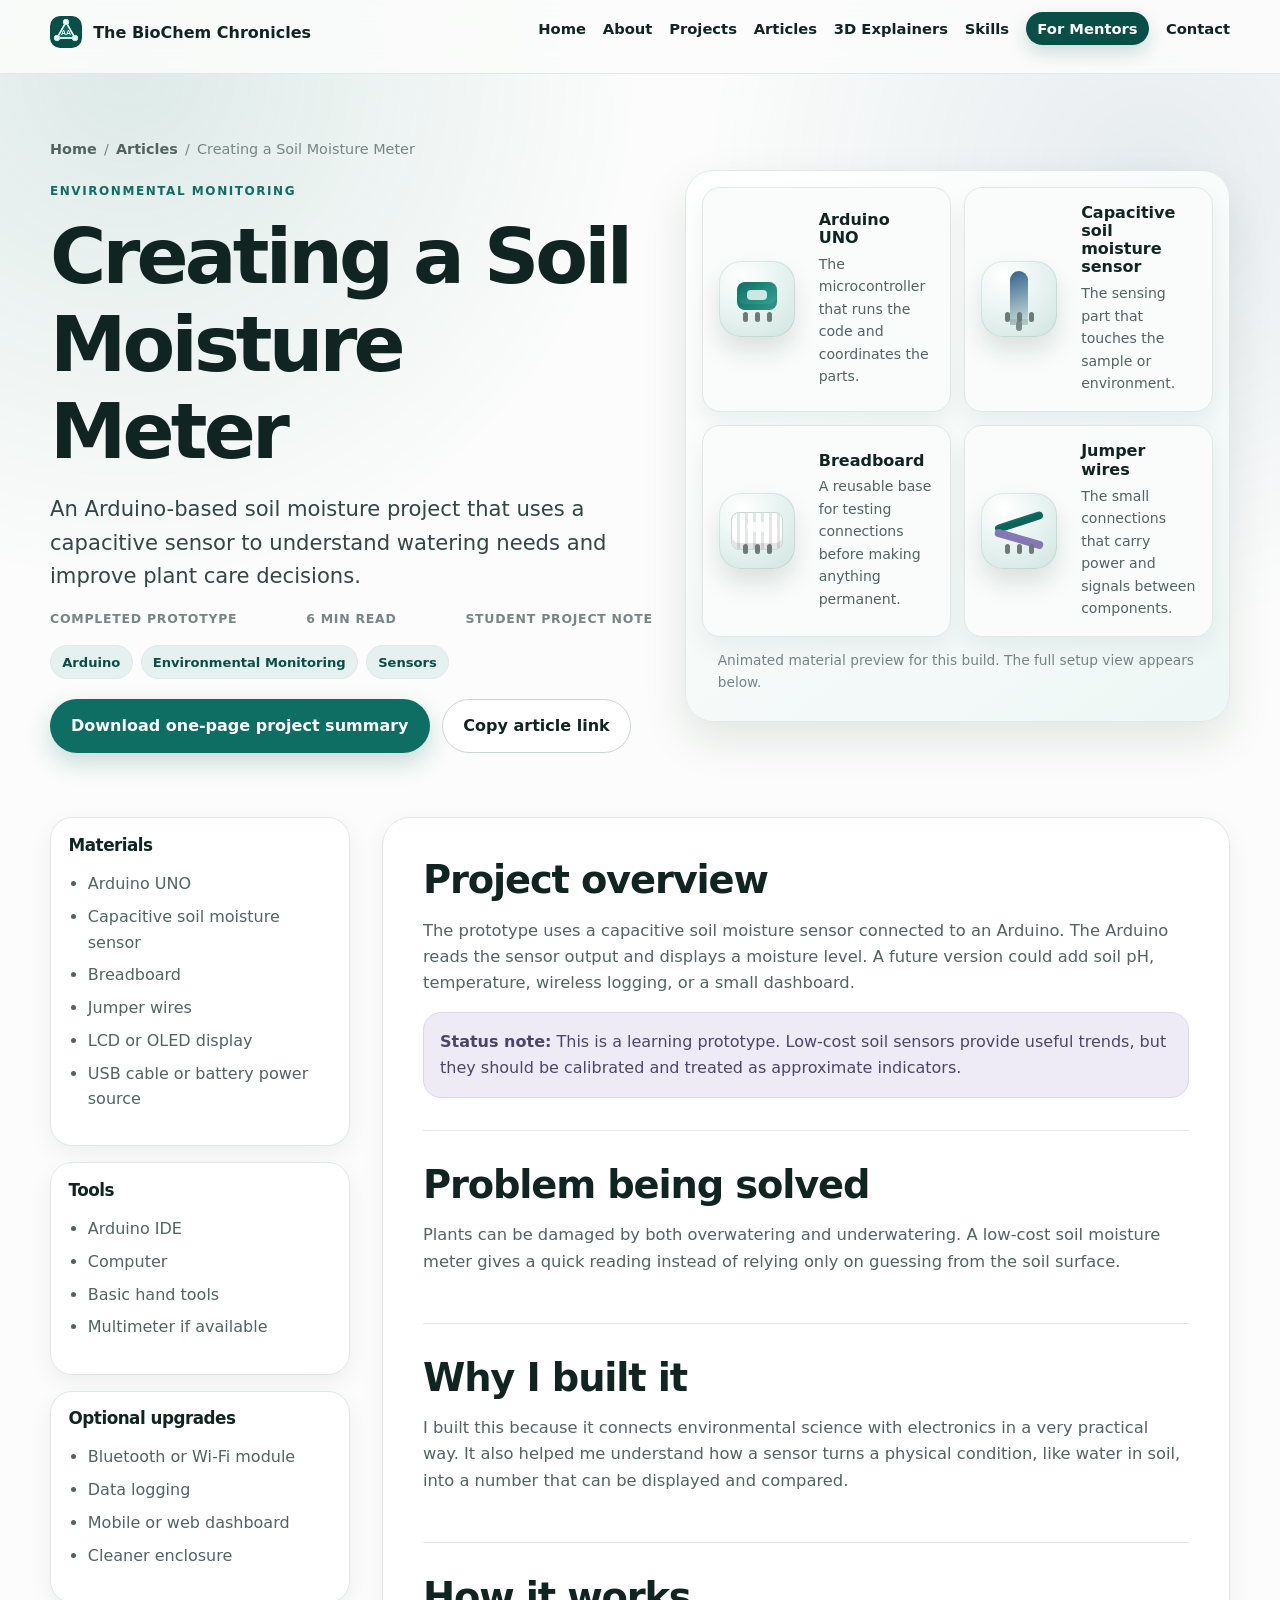
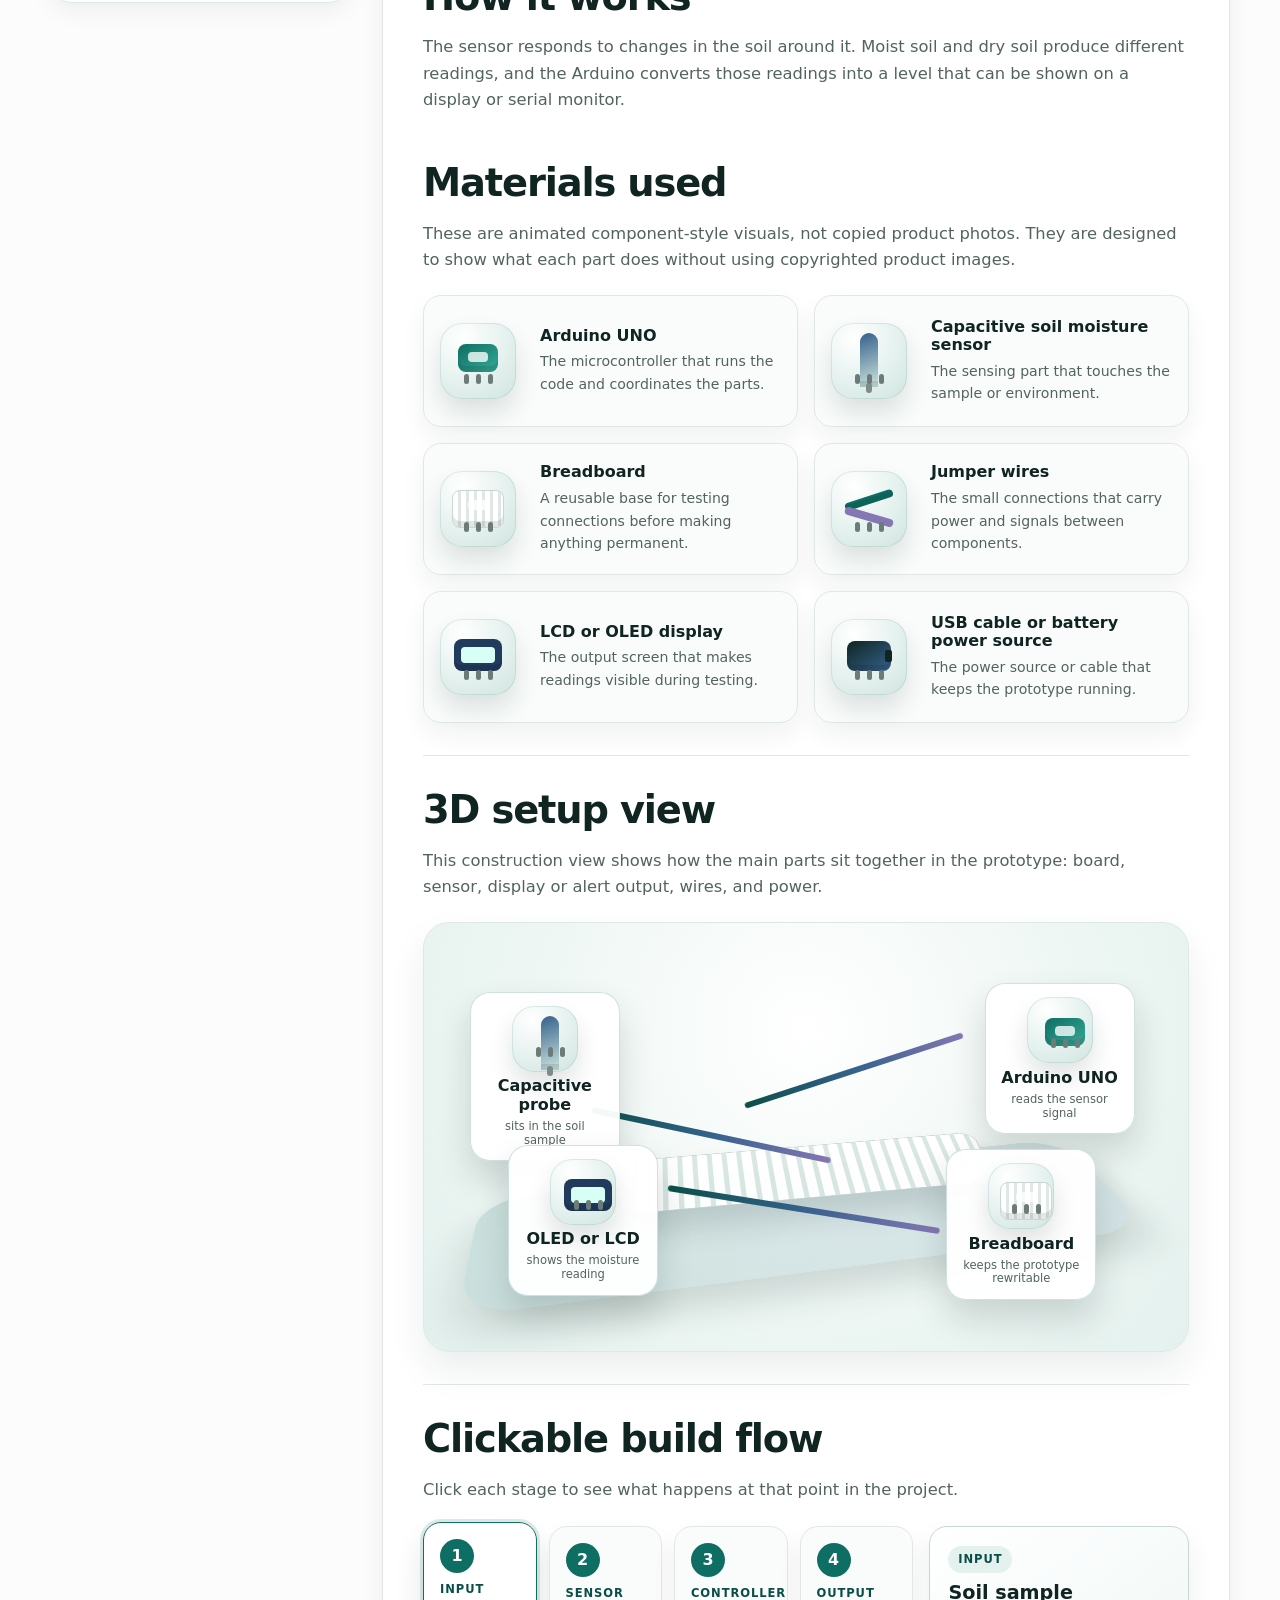
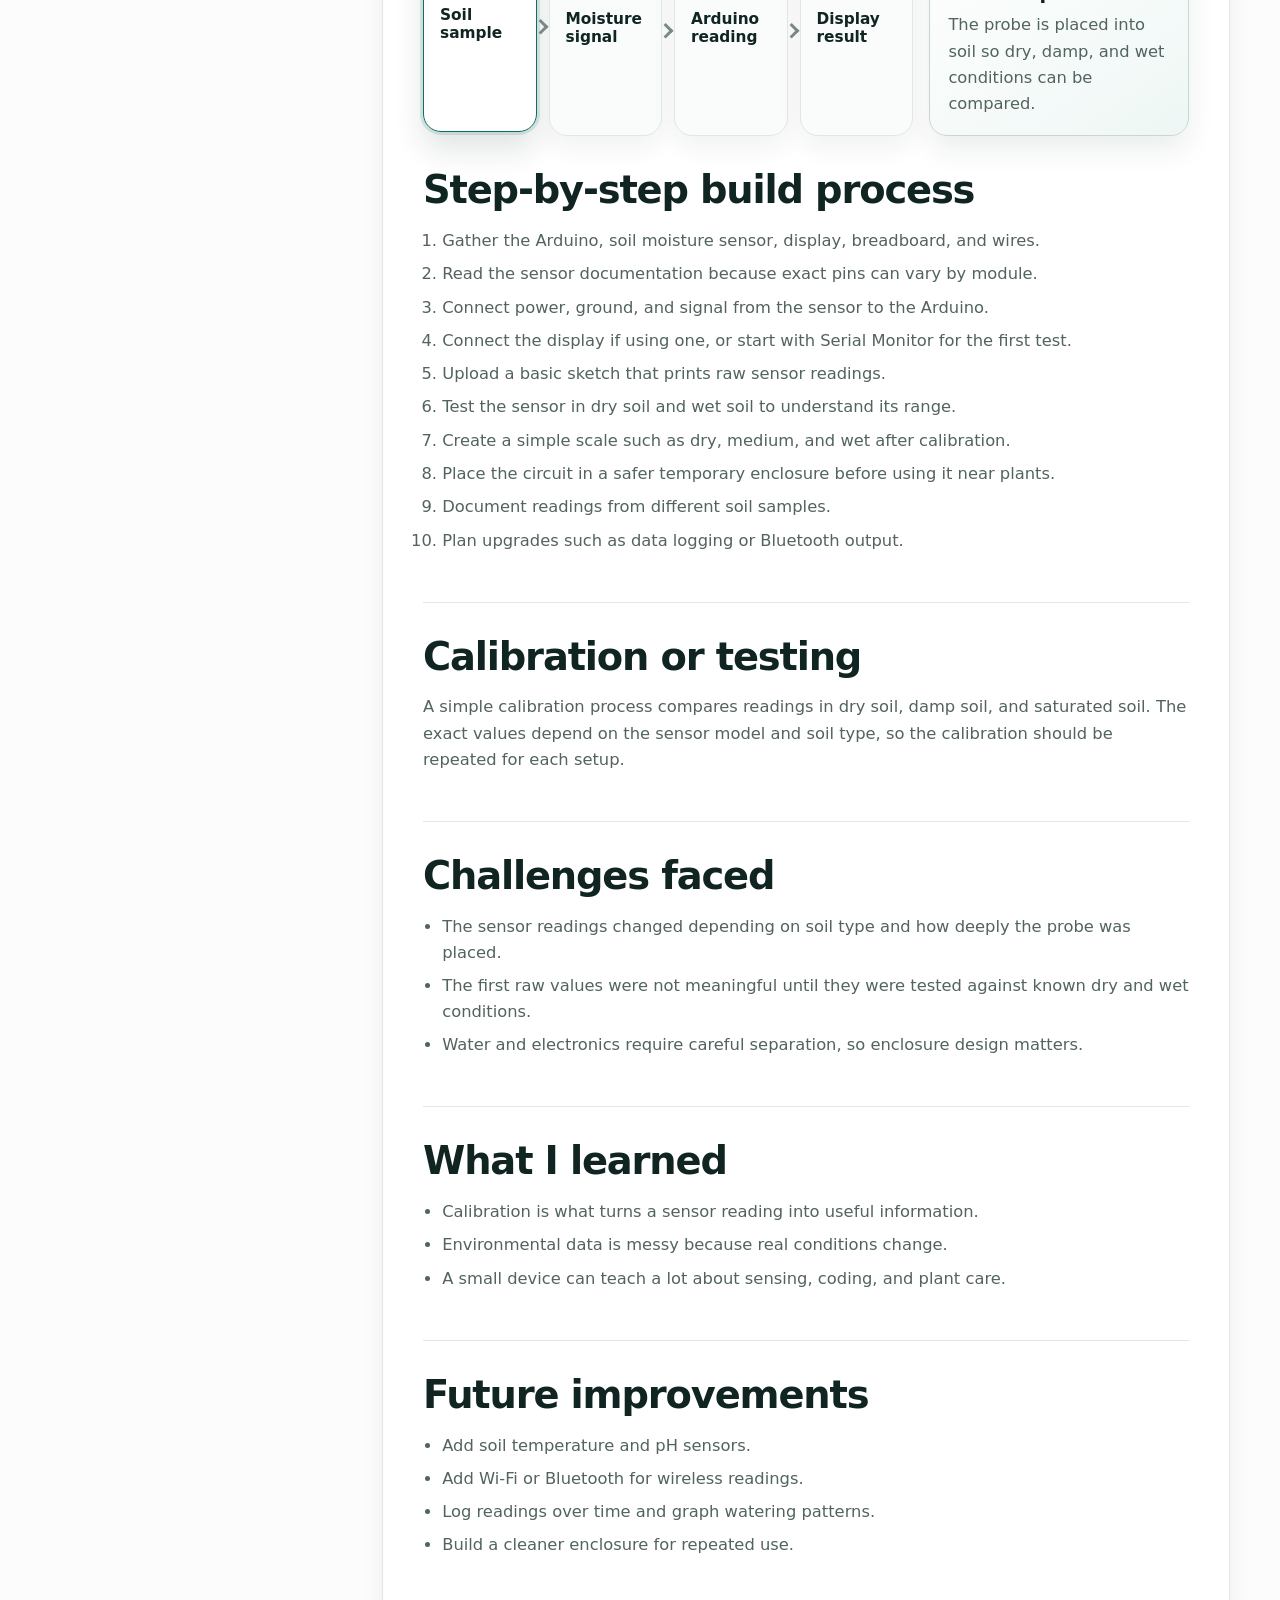
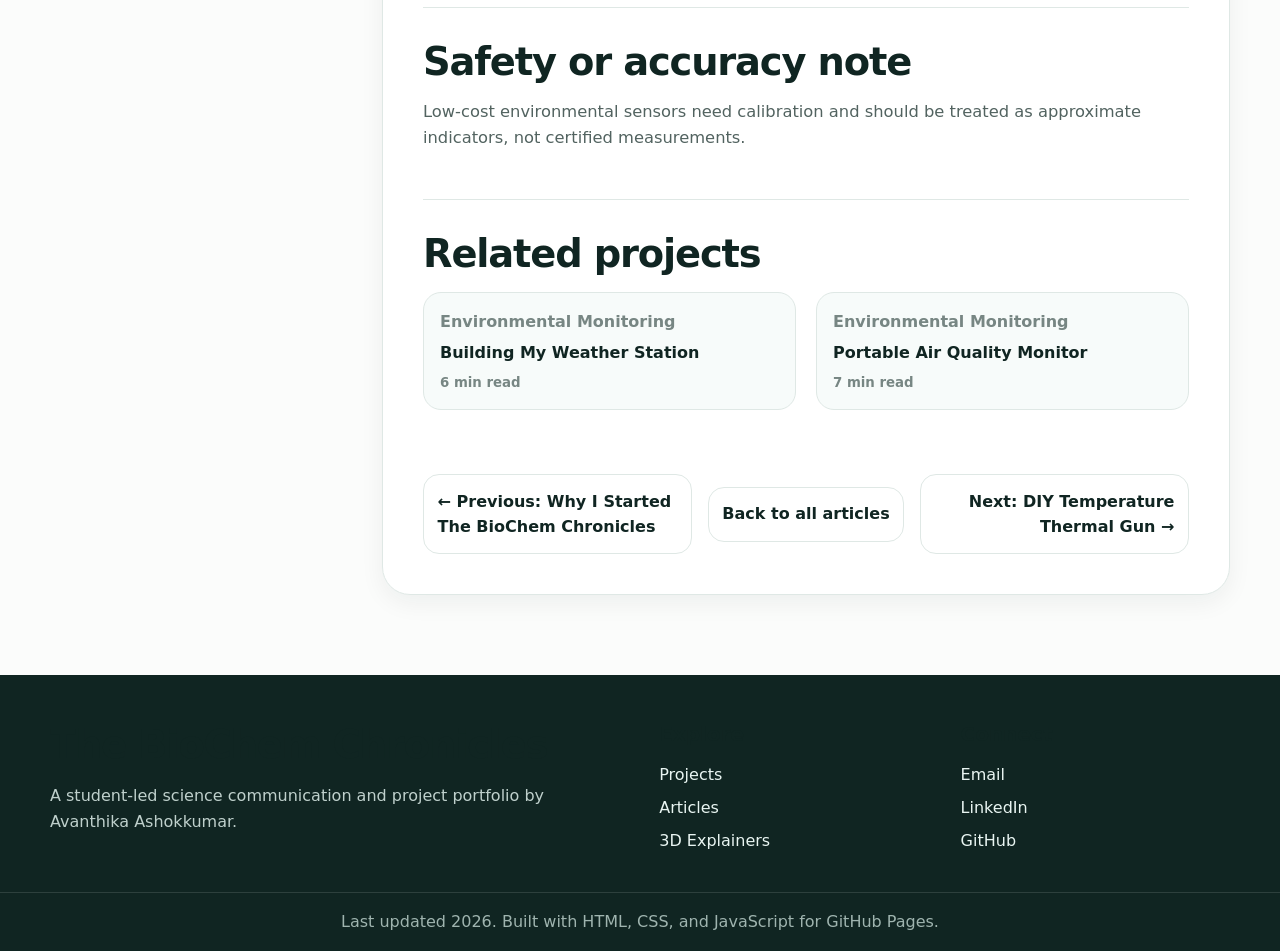
<file: articles/soil-moisture-meter.html>
<!DOCTYPE html>
<html lang="en">
<head>
  <meta charset="UTF-8" />
  <meta name="viewport" content="width=device-width, initial-scale=1.0" />
  <title>Creating a Soil Moisture Meter | The BioChem Chronicles</title>
  <meta name="description" content="An Arduino-based soil moisture project that uses a capacitive sensor to understand watering needs and improve plant care decisions." />
  <meta name="author" content="Avanthika Ashokkumar" />
  <meta property="og:title" content="Creating a Soil Moisture Meter" />
  <meta property="og:description" content="An Arduino-based soil moisture project that uses a capacitive sensor to understand watering needs and improve plant care decisions." />
  <meta property="og:type" content="article" />
  <meta property="og:image" content="../assets/diagrams/soil-moisture-meter.svg" />
  <link rel="canonical" href="../articles/soil-moisture-meter.html" />
  <link rel="icon" type="image/svg+xml" href="../favicon.svg" />
  <link rel="stylesheet" href="../styles.css" />
</head>
<body data-page="article" class="article-page">
<div class="reading-progress" id="readingProgress" aria-hidden="true"></div>
<a class="skip-link" href="#main">Skip to content</a>
<header class="site-header">
  <nav class="nav" aria-label="Main navigation">
    <a class="nav-brand" href="../index.html#home" aria-label="The BioChem Chronicles home">
      <img src="../favicon.svg" alt="The BioChem Chronicles logo" width="32" height="32" />
      <span>The BioChem Chronicles</span>
    </a>
    <button class="nav-toggle" id="navToggle" type="button" aria-label="Open navigation menu" aria-expanded="false" aria-controls="navLinks">
      <span></span><span></span><span></span>
    </button>
    <ul class="nav-links" id="navLinks">
      <li><a href="../index.html#home">Home</a></li>
      <li><a href="../index.html#about">About</a></li>
      <li><a href="../index.html#projects">Projects</a></li>
      <li><a href="../articles.html">Articles</a></li>
      <li><a href="../index.html#explainers">3D Explainers</a></li>
      <li><a href="../index.html#skills">Skills</a></li>
      <li><a href="../index.html#mentors">For Mentors</a></li>
      <li><a href="../index.html#contact">Contact</a></li>
    </ul>
  </nav>
</header>
<main id="main">
  <article class="article-layout">
    <header class="article-hero section-pad compact-hero">
      <div class="container article-header-grid">
        <div>
          <nav class="breadcrumbs" aria-label="Breadcrumbs">
            <a href="../index.html">Home</a><span>/</span><a href="../articles.html">Articles</a><span>/</span><span>Creating a Soil Moisture Meter</span>
          </nav>
          <p class="eyebrow">Environmental Monitoring</p>
          <h1>Creating a Soil Moisture Meter</h1>
          <p class="lead">An Arduino-based soil moisture project that uses a capacitive sensor to understand watering needs and improve plant care decisions.</p>
          <div class="article-meta">
            <span>Completed Prototype</span>
            <span>6 min read</span>
            <span>Student project note</span>
          </div>
          <div class="tag-row"><span>Arduino</span><span>Environmental Monitoring</span><span>Sensors</span></div>
          <div class="article-actions">
            <a class="btn btn-primary" href="../assets/summaries/soil-moisture-meter-summary.pdf" download>Download one-page project summary</a>
            <button class="btn btn-secondary copy-link" type="button">Copy article link</button>
          </div>
        </div>
        <figure class="article-figure">
          <img src="../assets/diagrams/soil-moisture-meter.svg" alt="System diagram for Creating a Soil Moisture Meter" width="828" height="360" />
          <figcaption>Custom diagram created for this project page.</figcaption>
        </figure>
      </div>
    </header>

    <div class="container article-content-grid">
      <aside class="article-sidebar" aria-label="Article details">
        <div class="sidebar-card">
          <h2>Materials</h2>
          <ul>              <li>Arduino UNO</li>
              <li>Capacitive soil moisture sensor</li>
              <li>Breadboard</li>
              <li>Jumper wires</li>
              <li>LCD or OLED display</li>
              <li>USB cable or battery power source</li></ul>
        </div>
        <div class="sidebar-card">
          <h2>Tools</h2>
          <ul>              <li>Arduino IDE</li>
              <li>Computer</li>
              <li>Basic hand tools</li>
              <li>Multimeter if available</li></ul>
        </div>
        <div class="sidebar-card">
          <h2>Optional upgrades</h2>
          <ul>
            <li>Bluetooth or Wi-Fi module</li>
            <li>Data logging</li>
            <li>Mobile or web dashboard</li>
            <li>Cleaner enclosure</li>
          </ul>
        </div>
      </aside>

      <div class="article-body">
        <section>
          <h2>Project overview</h2>
          <p>The prototype uses a capacitive soil moisture sensor connected to an Arduino. The Arduino reads the sensor output and displays a moisture level. A future version could add soil pH, temperature, wireless logging, or a small dashboard.</p>
          <div class="honesty-note"><strong>Status note:</strong> This is a learning prototype. Low-cost soil sensors provide useful trends, but they should be calibrated and treated as approximate indicators.</div>
        </section>

        <section>
          <h2>Problem being solved</h2>
          <p>Plants can be damaged by both overwatering and underwatering. A low-cost soil moisture meter gives a quick reading instead of relying only on guessing from the soil surface.</p>
        </section>

        <section>
          <h2>Why I built it</h2>
          <p>I built this because it connects environmental science with electronics in a very practical way. It also helped me understand how a sensor turns a physical condition, like water in soil, into a number that can be displayed and compared.</p>
        </section>

        <section>
          <h2>How it works</h2>
          <p>The sensor responds to changes in the soil around it. Moist soil and dry soil produce different readings, and the Arduino converts those readings into a level that can be shown on a display or serial monitor.</p>
        </section>

        <section>
          <h2>Step-by-step build process</h2>
          <ol>              <li>Gather the Arduino, soil moisture sensor, display, breadboard, and wires.</li>
              <li>Read the sensor documentation because exact pins can vary by module.</li>
              <li>Connect power, ground, and signal from the sensor to the Arduino.</li>
              <li>Connect the display if using one, or start with Serial Monitor for the first test.</li>
              <li>Upload a basic sketch that prints raw sensor readings.</li>
              <li>Test the sensor in dry soil and wet soil to understand its range.</li>
              <li>Create a simple scale such as dry, medium, and wet after calibration.</li>
              <li>Place the circuit in a safer temporary enclosure before using it near plants.</li>
              <li>Document readings from different soil samples.</li>
              <li>Plan upgrades such as data logging or Bluetooth output.</li></ol>
        </section>

        <section>
          <h2>Calibration or testing</h2>
          <p>A simple calibration process compares readings in dry soil, damp soil, and saturated soil. The exact values depend on the sensor model and soil type, so the calibration should be repeated for each setup.</p>
        </section>

        <section>
          <h2>Challenges faced</h2>
          <ul>              <li>The sensor readings changed depending on soil type and how deeply the probe was placed.</li>
              <li>The first raw values were not meaningful until they were tested against known dry and wet conditions.</li>
              <li>Water and electronics require careful separation, so enclosure design matters.</li></ul>
        </section>

        <section>
          <h2>What I learned</h2>
          <ul>              <li>Calibration is what turns a sensor reading into useful information.</li>
              <li>Environmental data is messy because real conditions change.</li>
              <li>A small device can teach a lot about sensing, coding, and plant care.</li></ul>
        </section>

        <section>
          <h2>Future improvements</h2>
          <ul>              <li>Add soil temperature and pH sensors.</li>
              <li>Add Wi-Fi or Bluetooth for wireless readings.</li>
              <li>Log readings over time and graph watering patterns.</li>
              <li>Build a cleaner enclosure for repeated use.</li></ul>
        </section>

        <section>
          <h2>Safety or accuracy note</h2>
          <p>Low-cost environmental sensors need calibration and should be treated as approximate indicators, not certified measurements.</p>
        </section>

        <section class="related-section">
          <h2>Related projects</h2>
          <div class="related-grid">
            <a class="related-card" href="weather-station.html"><span>Environmental Monitoring</span><strong>Building My Weather Station</strong><small>6 min read</small></a><a class="related-card" href="air-quality-monitor.html"><span>Environmental Monitoring</span><strong>Portable Air Quality Monitor</strong><small>7 min read</small></a>
          </div>
        </section>

        <nav class="article-nav" aria-label="Article navigation">
          <a href="biochem-chronicles-introduction.html">← Previous: Why I Started The BioChem Chronicles</a>
          <a href="../articles.html">Back to all articles</a>
          <a href="diy-thermal-gun.html">Next: DIY Temperature Thermal Gun →</a>
        </nav>
      </div>
    </div>
  </article>
</main>
<footer class="site-footer">
  <div class="container footer-grid">
    <div>
      <h2>The BioChem Chronicles</h2>
      <p>A student-led science communication and project portfolio by Avanthika Ashokkumar.</p>
    </div>
    <div>
      <h3>Explore</h3>
      <ul>
        <li><a href="../index.html#projects">Projects</a></li>
        <li><a href="../articles.html">Articles</a></li>
        <li><a href="../index.html#explainers">3D Explainers</a></li>
      </ul>
    </div>
    <div>
      <h3>Connect</h3>
      <ul>
        <li><a href="mailto:avanthika.ashokkumar@gmail.com">Email</a></li>
        <li><a href="https://linkedin.com/in/avanthika-ashokkumar-819445342" target="_blank" rel="noopener">LinkedIn</a></li>
        <li><a href="https://github.com/avanthikaashokkumar" target="_blank" rel="noopener">GitHub</a></li>
      </ul>
    </div>
  </div>
  <div class="footer-bottom">Last updated <span id="year">2026</span>. Built with HTML, CSS, and JavaScript for GitHub Pages.</div>
</footer>
<button class="back-to-top" id="backToTop" type="button" aria-label="Back to top">↑</button>
<script src="../script.js"></script>
</body>
</html>
</file>
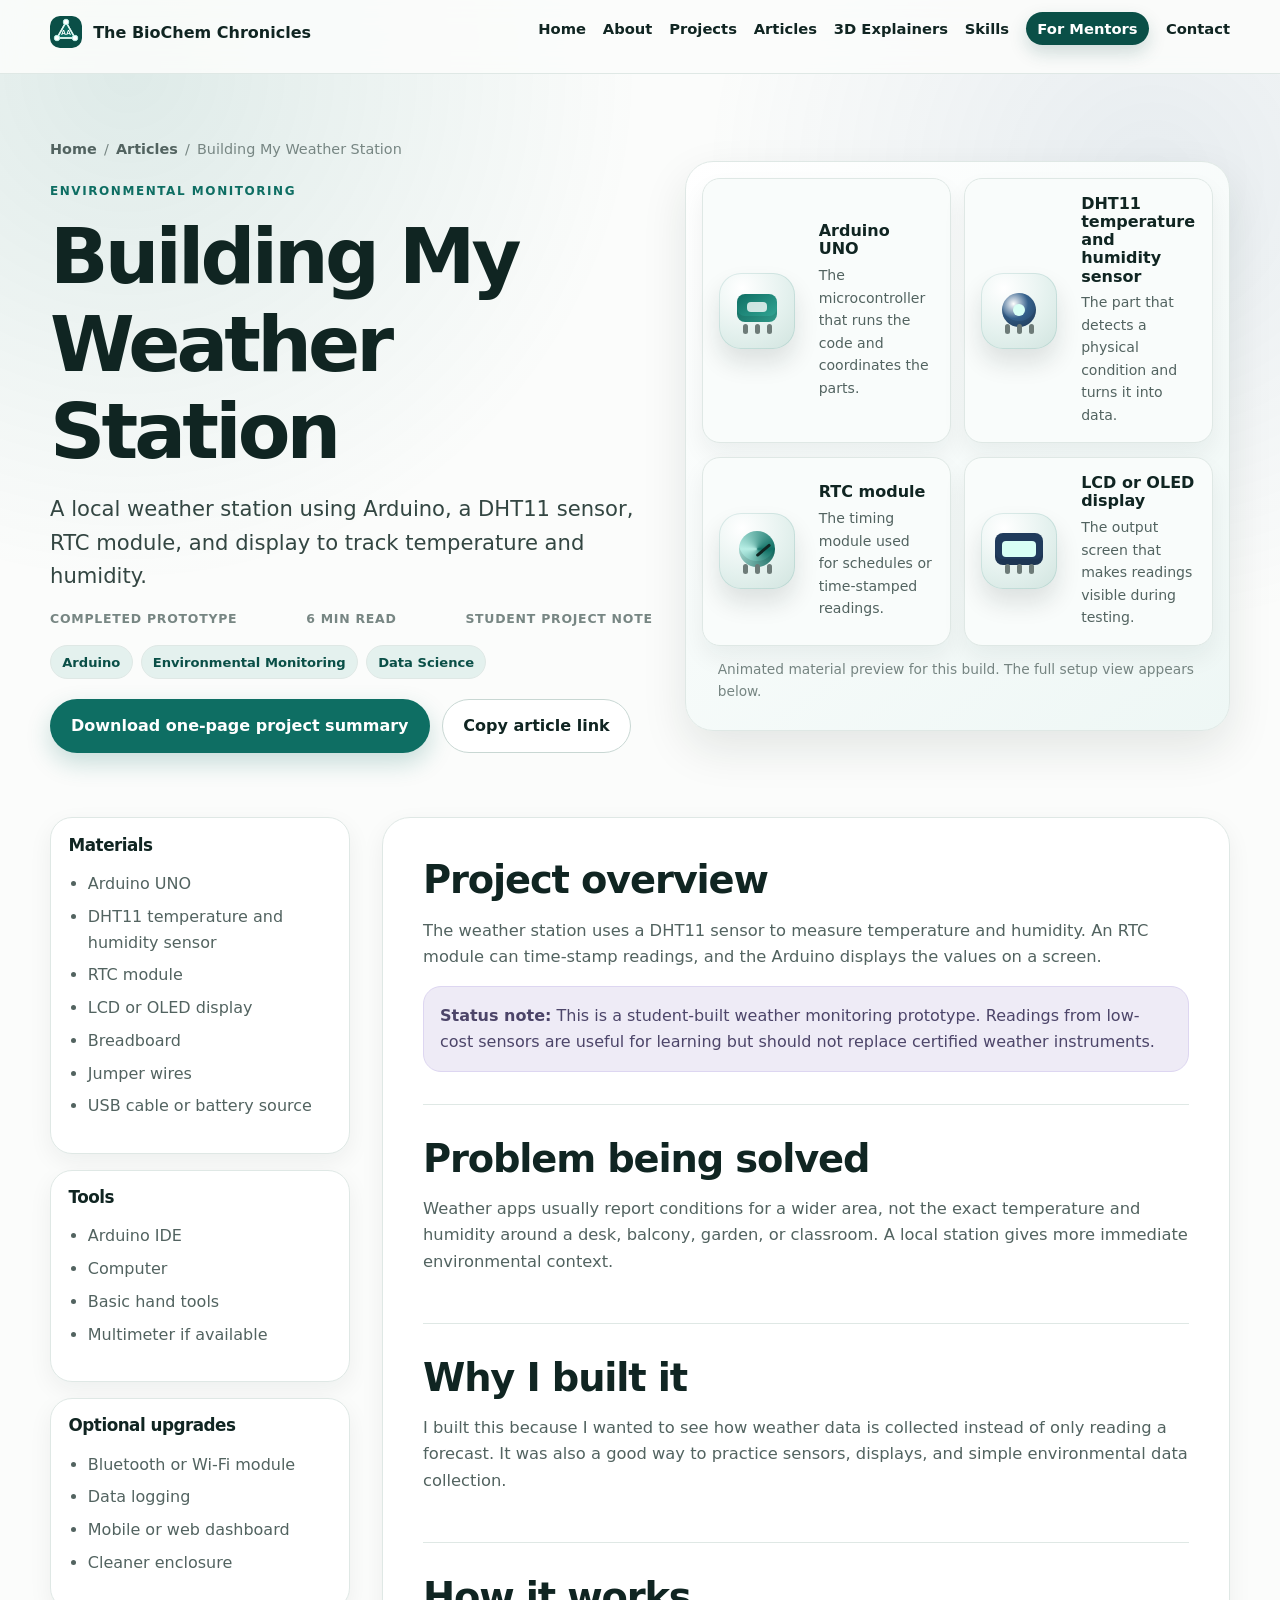
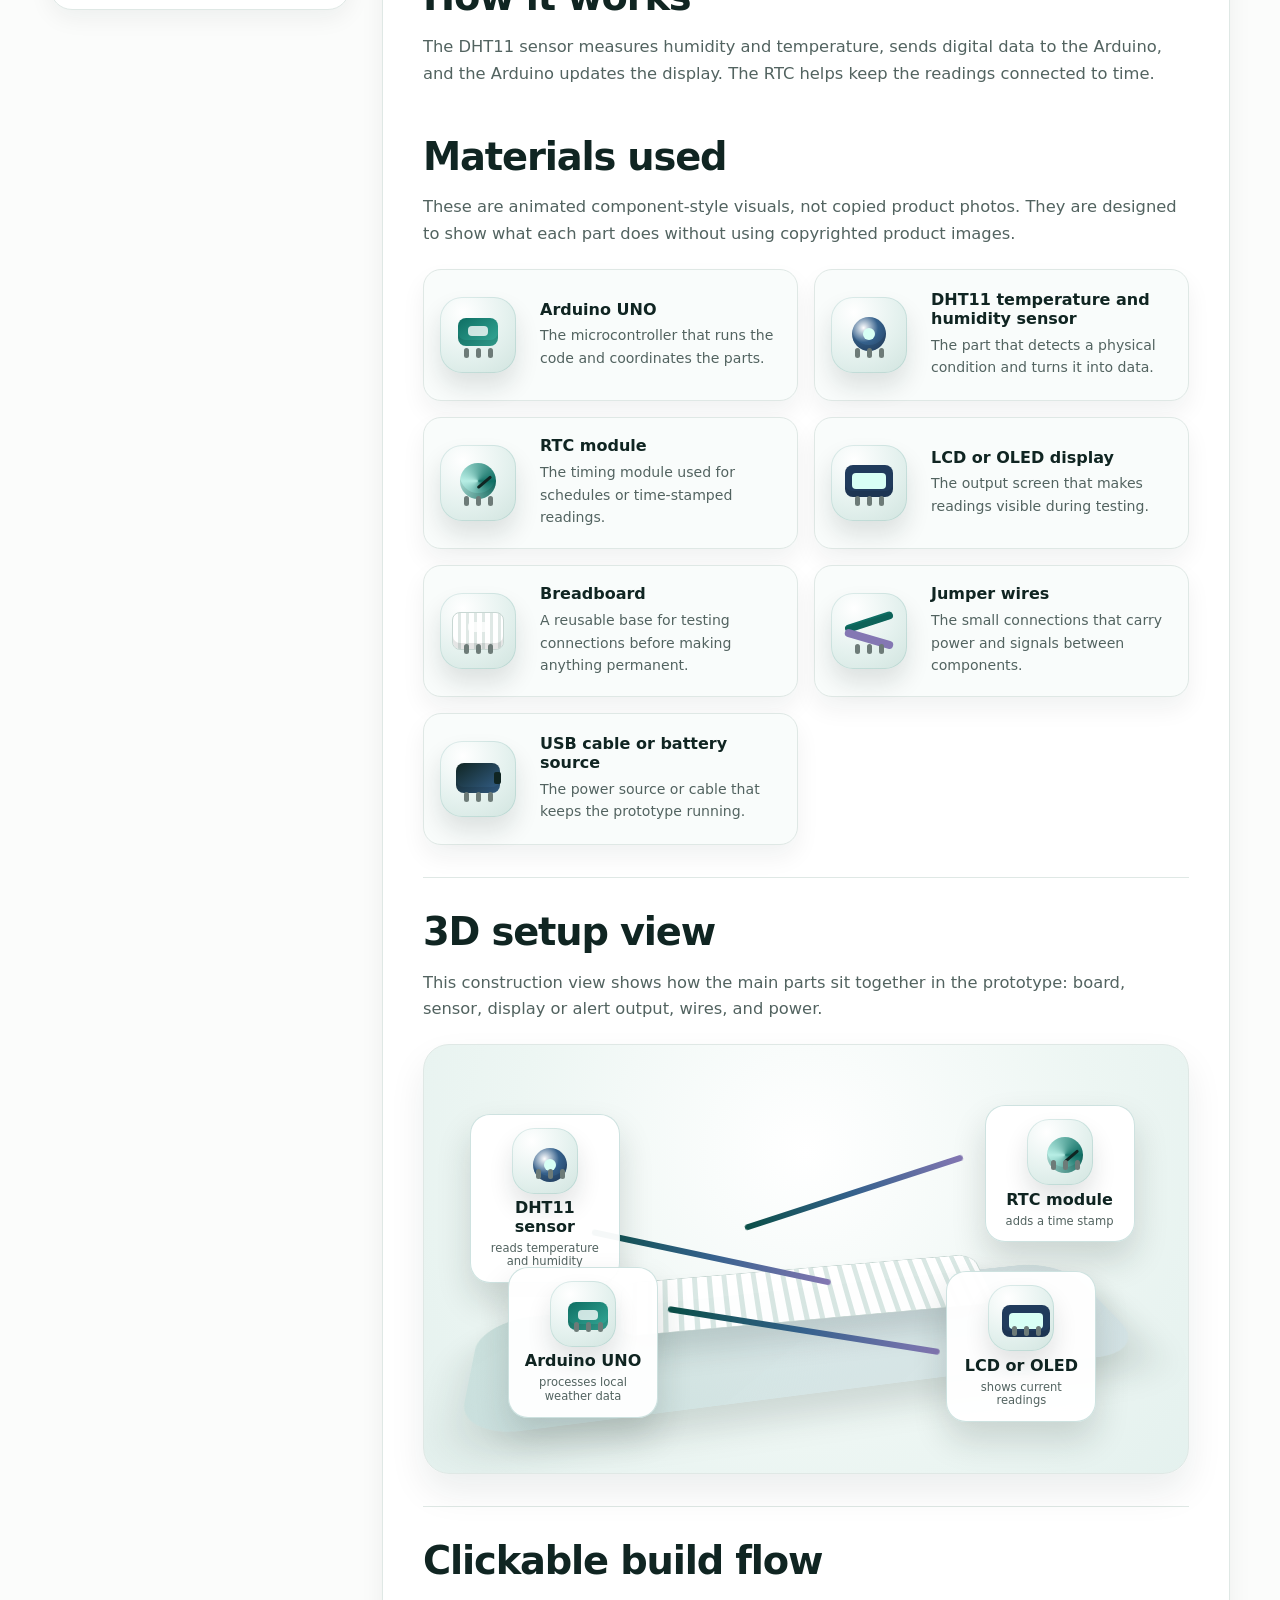
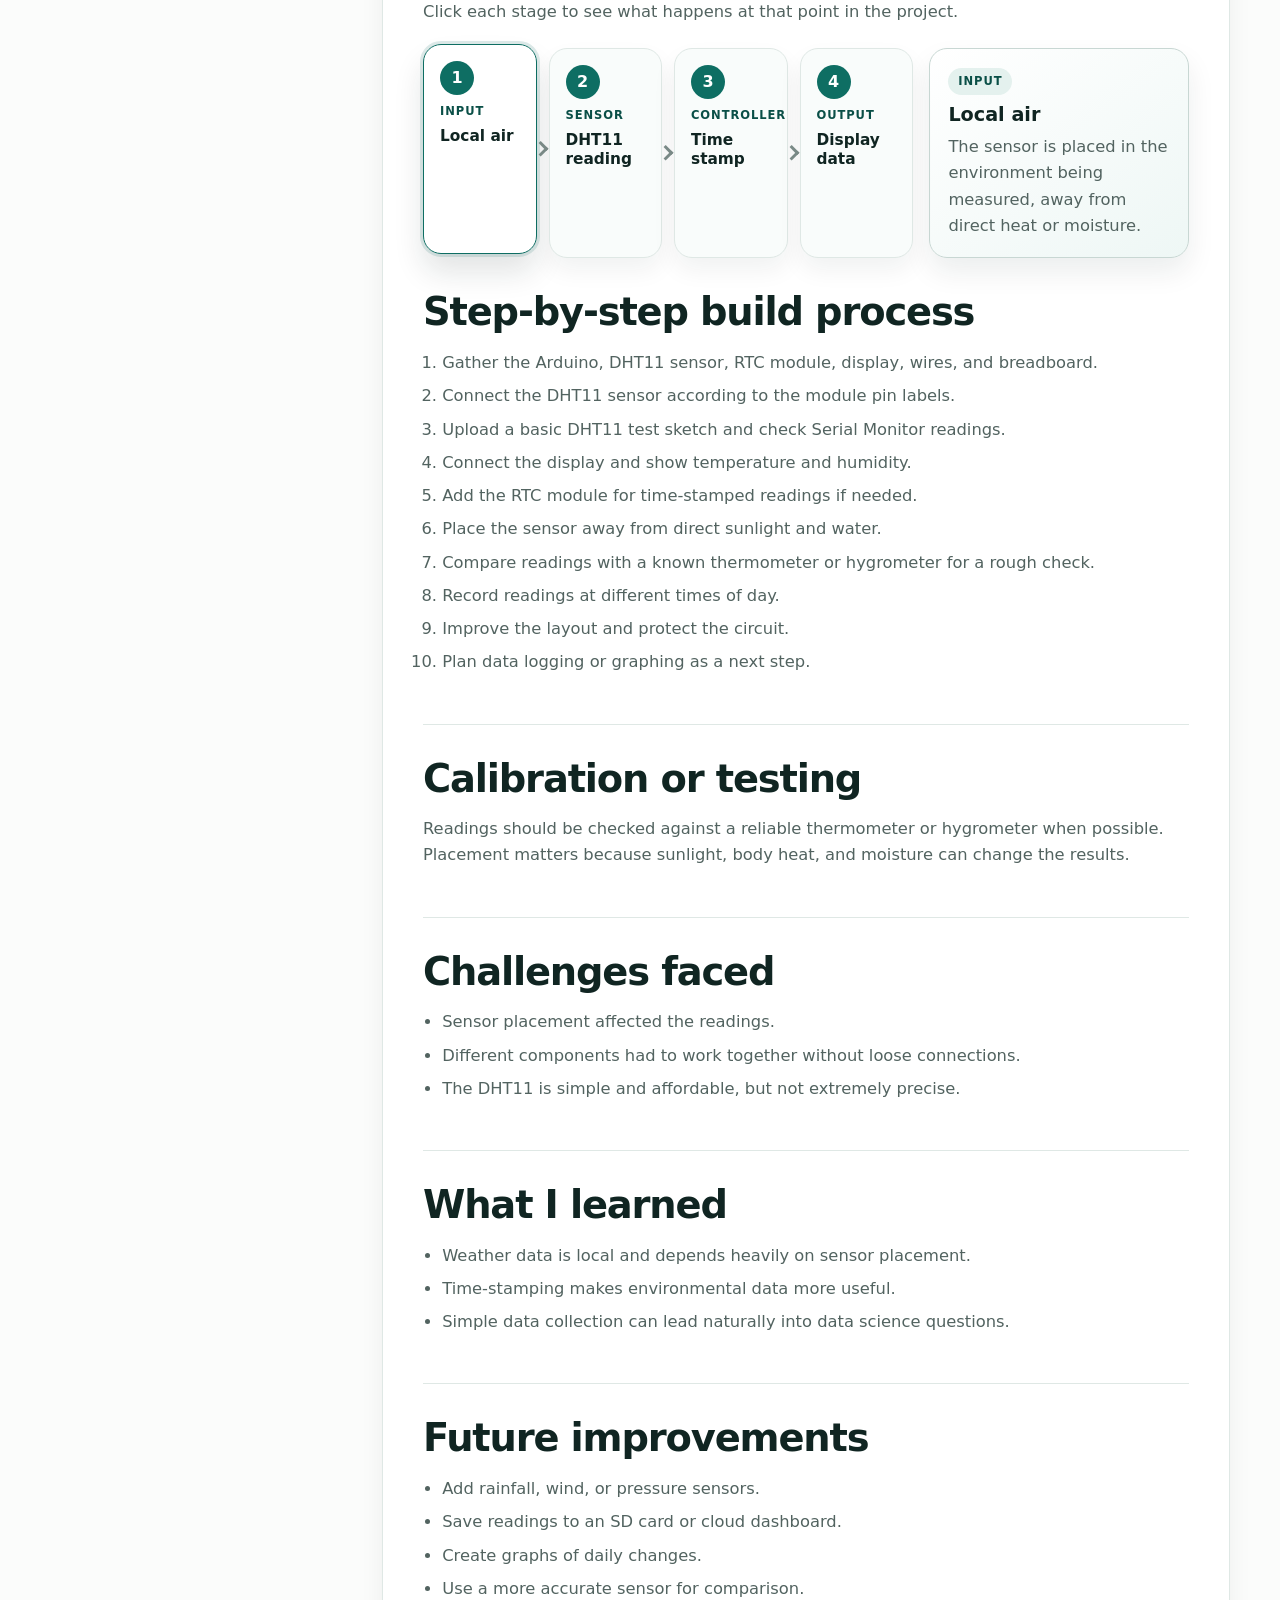
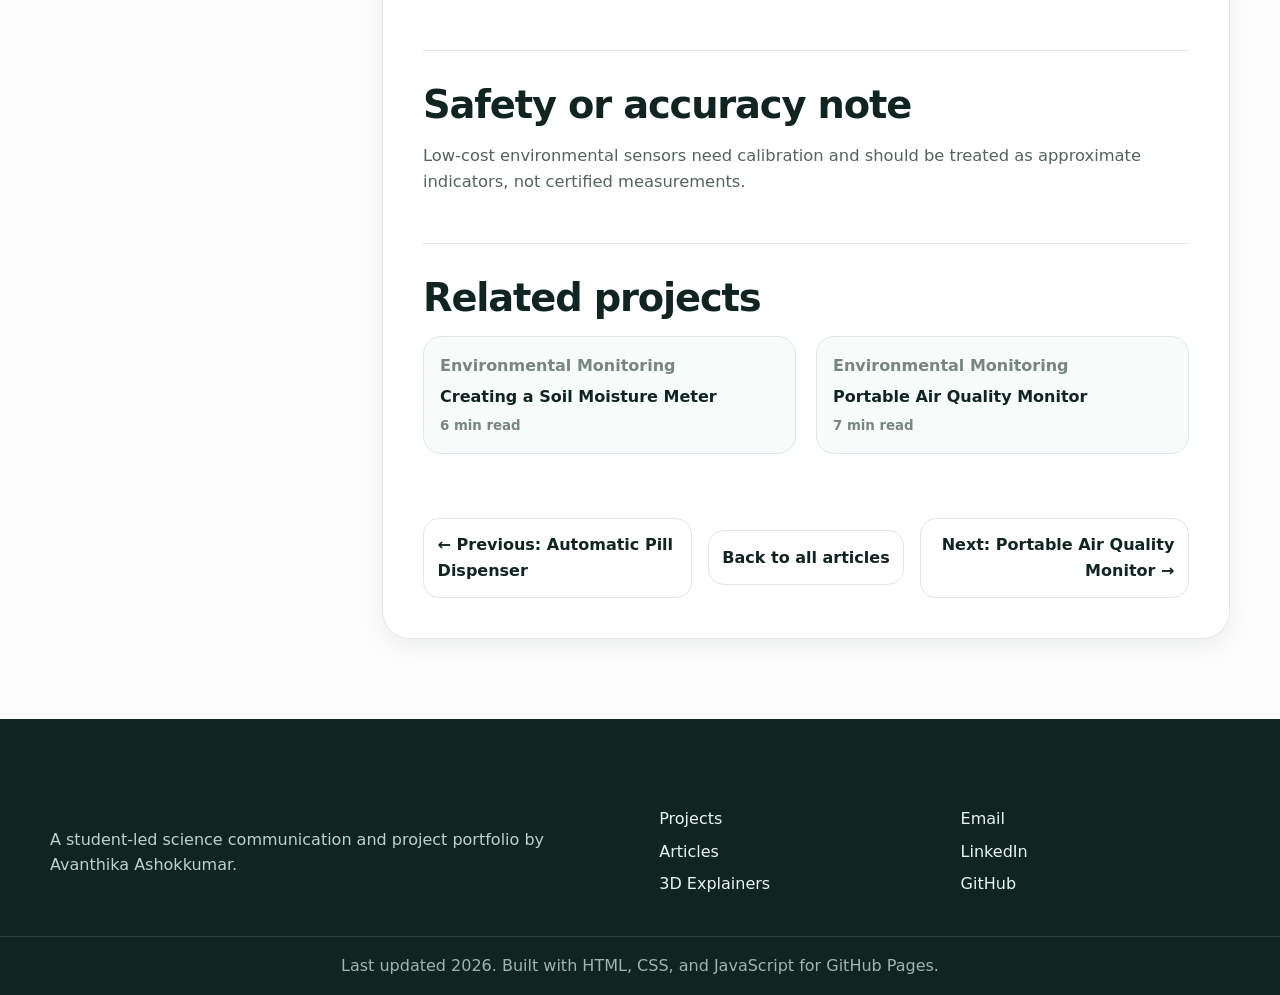
<file: articles/weather-station.html>
<!DOCTYPE html>
<html lang="en">
<head>
  <meta charset="UTF-8" />
  <meta name="viewport" content="width=device-width, initial-scale=1.0" />
  <title>Building My Weather Station | The BioChem Chronicles</title>
  <meta name="description" content="A local weather station using Arduino, a DHT11 sensor, RTC module, and display to track temperature and humidity." />
  <meta name="author" content="Avanthika Ashokkumar" />
  <meta property="og:title" content="Building My Weather Station" />
  <meta property="og:description" content="A local weather station using Arduino, a DHT11 sensor, RTC module, and display to track temperature and humidity." />
  <meta property="og:type" content="article" />
  <meta property="og:image" content="../assets/diagrams/weather-station.svg" />
  <link rel="canonical" href="../articles/weather-station.html" />
  <link rel="icon" type="image/svg+xml" href="../favicon.svg" />
  <link rel="stylesheet" href="../styles.css" />
</head>
<body data-page="article" class="article-page">
<div class="reading-progress" id="readingProgress" aria-hidden="true"></div>
<a class="skip-link" href="#main">Skip to content</a>
<header class="site-header">
  <nav class="nav" aria-label="Main navigation">
    <a class="nav-brand" href="../index.html#home" aria-label="The BioChem Chronicles home">
      <img src="../favicon.svg" alt="The BioChem Chronicles logo" width="32" height="32" />
      <span>The BioChem Chronicles</span>
    </a>
    <button class="nav-toggle" id="navToggle" type="button" aria-label="Open navigation menu" aria-expanded="false" aria-controls="navLinks">
      <span></span><span></span><span></span>
    </button>
    <ul class="nav-links" id="navLinks">
      <li><a href="../index.html#home">Home</a></li>
      <li><a href="../index.html#about">About</a></li>
      <li><a href="../index.html#projects">Projects</a></li>
      <li><a href="../articles.html">Articles</a></li>
      <li><a href="../index.html#explainers">3D Explainers</a></li>
      <li><a href="../index.html#skills">Skills</a></li>
      <li><a href="../index.html#mentors">For Mentors</a></li>
      <li><a href="../index.html#contact">Contact</a></li>
    </ul>
  </nav>
</header>
<main id="main">
  <article class="article-layout">
    <header class="article-hero section-pad compact-hero">
      <div class="container article-header-grid">
        <div>
          <nav class="breadcrumbs" aria-label="Breadcrumbs">
            <a href="../index.html">Home</a><span>/</span><a href="../articles.html">Articles</a><span>/</span><span>Building My Weather Station</span>
          </nav>
          <p class="eyebrow">Environmental Monitoring</p>
          <h1>Building My Weather Station</h1>
          <p class="lead">A local weather station using Arduino, a DHT11 sensor, RTC module, and display to track temperature and humidity.</p>
          <div class="article-meta">
            <span>Completed Prototype</span>
            <span>6 min read</span>
            <span>Student project note</span>
          </div>
          <div class="tag-row"><span>Arduino</span><span>Environmental Monitoring</span><span>Data Science</span></div>
          <div class="article-actions">
            <a class="btn btn-primary" href="../assets/summaries/weather-station-summary.pdf" download>Download one-page project summary</a>
            <button class="btn btn-secondary copy-link" type="button">Copy article link</button>
          </div>
        </div>
        <figure class="article-figure">
          <img src="../assets/diagrams/weather-station.svg" alt="System diagram for Building My Weather Station" width="828" height="360" />
          <figcaption>Custom diagram created for this project page.</figcaption>
        </figure>
      </div>
    </header>

    <div class="container article-content-grid">
      <aside class="article-sidebar" aria-label="Article details">
        <div class="sidebar-card">
          <h2>Materials</h2>
          <ul>              <li>Arduino UNO</li>
              <li>DHT11 temperature and humidity sensor</li>
              <li>RTC module</li>
              <li>LCD or OLED display</li>
              <li>Breadboard</li>
              <li>Jumper wires</li>
              <li>USB cable or battery source</li></ul>
        </div>
        <div class="sidebar-card">
          <h2>Tools</h2>
          <ul>              <li>Arduino IDE</li>
              <li>Computer</li>
              <li>Basic hand tools</li>
              <li>Multimeter if available</li></ul>
        </div>
        <div class="sidebar-card">
          <h2>Optional upgrades</h2>
          <ul>
            <li>Bluetooth or Wi-Fi module</li>
            <li>Data logging</li>
            <li>Mobile or web dashboard</li>
            <li>Cleaner enclosure</li>
          </ul>
        </div>
      </aside>

      <div class="article-body">
        <section>
          <h2>Project overview</h2>
          <p>The weather station uses a DHT11 sensor to measure temperature and humidity. An RTC module can time-stamp readings, and the Arduino displays the values on a screen.</p>
          <div class="honesty-note"><strong>Status note:</strong> This is a student-built weather monitoring prototype. Readings from low-cost sensors are useful for learning but should not replace certified weather instruments.</div>
        </section>

        <section>
          <h2>Problem being solved</h2>
          <p>Weather apps usually report conditions for a wider area, not the exact temperature and humidity around a desk, balcony, garden, or classroom. A local station gives more immediate environmental context.</p>
        </section>

        <section>
          <h2>Why I built it</h2>
          <p>I built this because I wanted to see how weather data is collected instead of only reading a forecast. It was also a good way to practice sensors, displays, and simple environmental data collection.</p>
        </section>

        <section>
          <h2>How it works</h2>
          <p>The DHT11 sensor measures humidity and temperature, sends digital data to the Arduino, and the Arduino updates the display. The RTC helps keep the readings connected to time.</p>
        </section>

        <section>
          <h2>Step-by-step build process</h2>
          <ol>              <li>Gather the Arduino, DHT11 sensor, RTC module, display, wires, and breadboard.</li>
              <li>Connect the DHT11 sensor according to the module pin labels.</li>
              <li>Upload a basic DHT11 test sketch and check Serial Monitor readings.</li>
              <li>Connect the display and show temperature and humidity.</li>
              <li>Add the RTC module for time-stamped readings if needed.</li>
              <li>Place the sensor away from direct sunlight and water.</li>
              <li>Compare readings with a known thermometer or hygrometer for a rough check.</li>
              <li>Record readings at different times of day.</li>
              <li>Improve the layout and protect the circuit.</li>
              <li>Plan data logging or graphing as a next step.</li></ol>
        </section>

        <section>
          <h2>Calibration or testing</h2>
          <p>Readings should be checked against a reliable thermometer or hygrometer when possible. Placement matters because sunlight, body heat, and moisture can change the results.</p>
        </section>

        <section>
          <h2>Challenges faced</h2>
          <ul>              <li>Sensor placement affected the readings.</li>
              <li>Different components had to work together without loose connections.</li>
              <li>The DHT11 is simple and affordable, but not extremely precise.</li></ul>
        </section>

        <section>
          <h2>What I learned</h2>
          <ul>              <li>Weather data is local and depends heavily on sensor placement.</li>
              <li>Time-stamping makes environmental data more useful.</li>
              <li>Simple data collection can lead naturally into data science questions.</li></ul>
        </section>

        <section>
          <h2>Future improvements</h2>
          <ul>              <li>Add rainfall, wind, or pressure sensors.</li>
              <li>Save readings to an SD card or cloud dashboard.</li>
              <li>Create graphs of daily changes.</li>
              <li>Use a more accurate sensor for comparison.</li></ul>
        </section>

        <section>
          <h2>Safety or accuracy note</h2>
          <p>Low-cost environmental sensors need calibration and should be treated as approximate indicators, not certified measurements.</p>
        </section>

        <section class="related-section">
          <h2>Related projects</h2>
          <div class="related-grid">
            <a class="related-card" href="soil-moisture-meter.html"><span>Environmental Monitoring</span><strong>Creating a Soil Moisture Meter</strong><small>6 min read</small></a><a class="related-card" href="air-quality-monitor.html"><span>Environmental Monitoring</span><strong>Portable Air Quality Monitor</strong><small>7 min read</small></a>
          </div>
        </section>

        <nav class="article-nav" aria-label="Article navigation">
          <a href="automatic-pill-dispenser.html">← Previous: Automatic Pill Dispenser</a>
          <a href="../articles.html">Back to all articles</a>
          <a href="air-quality-monitor.html">Next: Portable Air Quality Monitor →</a>
        </nav>
      </div>
    </div>
  </article>
</main>
<footer class="site-footer">
  <div class="container footer-grid">
    <div>
      <h2>The BioChem Chronicles</h2>
      <p>A student-led science communication and project portfolio by Avanthika Ashokkumar.</p>
    </div>
    <div>
      <h3>Explore</h3>
      <ul>
        <li><a href="../index.html#projects">Projects</a></li>
        <li><a href="../articles.html">Articles</a></li>
        <li><a href="../index.html#explainers">3D Explainers</a></li>
      </ul>
    </div>
    <div>
      <h3>Connect</h3>
      <ul>
        <li><a href="mailto:avanthika.ashokkumar@gmail.com">Email</a></li>
        <li><a href="https://linkedin.com/in/avanthika-ashokkumar-819445342" target="_blank" rel="noopener">LinkedIn</a></li>
        <li><a href="https://github.com/avanthikaashokkumar" target="_blank" rel="noopener">GitHub</a></li>
      </ul>
    </div>
  </div>
  <div class="footer-bottom">Last updated <span id="year">2026</span>. Built with HTML, CSS, and JavaScript for GitHub Pages.</div>
</footer>
<button class="back-to-top" id="backToTop" type="button" aria-label="Back to top">↑</button>
<script src="../script.js"></script>
</body>
</html>
</file>
<file: styles.css>
:root {
  color-scheme: light;
  --bg: #fbfcfb;
  --bg-alt: #f1f6f4;
  --surface: #ffffff;
  --ink: #102522;
  --muted: #526360;
  --faint: #778683;
  --line: #dfe8e5;
  --line-strong: #c8d7d3;
  --primary: #0e6e63;
  --primary-dark: #0a4f47;
  --primary-soft: #e4f1ee;
  --blue: #35618c;
  --blue-soft: #e7eef5;
  --lavender: #8477b3;
  --lavender-soft: #eeebf6;
  --complete: #1f7a5c;
  --complete-bg: #e4f3ec;
  --progress: #9a661f;
  --progress-bg: #f7eddd;
  --planned: #5b5f82;
  --planned-bg: #ecebf4;
  --shadow: 0 18px 45px rgba(16, 37, 34, 0.1);
  --radius: 22px;
  --max: 1180px;
  --header-height: 74px;
  font-family: Inter, ui-sans-serif, system-ui, -apple-system, BlinkMacSystemFont, "Segoe UI", sans-serif;
}

* { box-sizing: border-box; }
html { scroll-behavior: smooth; max-width: 100%; overflow-x: hidden; }
body { margin: 0; max-width: 100%; overflow-x: hidden; color: var(--ink); background: var(--bg); line-height: 1.6; }
body::before { content: ""; position: fixed; inset: 0; pointer-events: none; background: radial-gradient(circle at 10% 8%, rgba(14,110,99,0.12), transparent 32rem), radial-gradient(circle at 90% 20%, rgba(53,97,140,0.1), transparent 28rem); z-index: -1; }
img, svg { max-width: 100%; display: block; }
a { color: var(--primary); text-decoration: none; }
a:hover { text-decoration: underline; }
p { margin: 0 0 1rem; color: var(--muted); }
h1, h2, h3, h4 { margin: 0 0 1rem; line-height: 1.14; color: var(--ink); }
h1 { font-size: clamp(2.5rem, 6vw, 5.2rem); letter-spacing: -0.05em; }
h2 { font-size: clamp(1.7rem, 3vw, 2.6rem); letter-spacing: -0.03em; }
h3 { font-size: 1.25rem; }
ul, ol { padding-left: 1.2rem; }
li { margin-bottom: 0.45rem; color: var(--muted); }
button, input { font: inherit; }
button { cursor: pointer; }
section, article { scroll-margin-top: calc(var(--header-height) + 24px); }

@media (prefers-reduced-motion: reduce) {
  html { scroll-behavior: auto; }
  *, *::before, *::after { animation-duration: 0.001ms !important; animation-iteration-count: 1 !important; transition-duration: 0.001ms !important; scroll-behavior: auto !important; }
}

.skip-link { position: absolute; left: 1rem; top: -4rem; z-index: 999; background: var(--ink); color: #fff; padding: 0.7rem 1rem; border-radius: 999px; }
.skip-link:focus { top: 1rem; }
a:focus-visible, button:focus-visible, input:focus-visible { outline: 3px solid var(--blue); outline-offset: 3px; border-radius: 8px; }
.container { width: min(var(--max), calc(100% - 32px)); margin: 0 auto; }
.section-pad { padding: 6rem 0; }
.compact-hero { padding: 4rem 0; }
.alt-section { background: rgba(241, 246, 244, 0.82); }
.eyebrow { display: inline-block; margin-bottom: 0.75rem; color: var(--primary); font-weight: 800; font-size: 0.75rem; letter-spacing: 0.13em; text-transform: uppercase; }
.lead { font-size: clamp(1.08rem, 2vw, 1.32rem); color: #334642; max-width: 760px; }
.section-head { max-width: 760px; margin: 0 auto 3rem; text-align: center; }
.center-action { margin-top: 2rem; text-align: center; }

.site-header { position: sticky; top: 0; z-index: 100; min-height: var(--header-height); border-bottom: 1px solid var(--line); background: rgba(251, 252, 251, 0.9); backdrop-filter: blur(14px); }
.nav { display: flex; align-items: center; justify-content: space-between; gap: 1rem; width: min(var(--max), calc(100% - 32px)); margin: 0 auto; padding: 1rem 0; }
.nav-brand { display: inline-flex; align-items: center; gap: 0.7rem; color: var(--ink); font-weight: 800; }
.nav-brand:hover { text-decoration: none; }
.nav-brand img { border-radius: 10px; }
.nav-links { display: flex; align-items: center; gap: 1.05rem; margin: 0; padding: 0; list-style: none; }
.nav-links a { color: var(--ink); font-weight: 700; font-size: 0.92rem; }
.nav-links a:hover { color: var(--primary); text-decoration: none; }
.nav-links a[href$="#mentors"] { background: #0a4f47; color: #fff; padding: 0.48rem 0.72rem; border-radius: 999px; box-shadow: 0 8px 18px rgba(10,79,71,0.18); }
.nav-links a[href$="#mentors"]:hover { background: #073b35; color: #fff; }
.nav-toggle { display: none; width: 44px; height: 44px; border: 1px solid var(--line); background: var(--surface); border-radius: 12px; }
.nav-toggle span { display: block; width: 20px; height: 2px; margin: 5px auto; background: var(--ink); }

.btn { display: inline-flex; align-items: center; justify-content: center; gap: 0.45rem; padding: 0.85rem 1.25rem; border: 1px solid transparent; border-radius: 999px; font-weight: 800; transition: transform 160ms ease, box-shadow 160ms ease, background 160ms ease; }
.btn:hover { transform: translateY(-2px); text-decoration: none; }
.btn-primary { background: var(--primary); color: #fff; box-shadow: 0 10px 24px rgba(14, 110, 99, 0.22); }
.btn-primary:hover { background: var(--primary-dark); }
.btn-secondary { background: var(--surface); color: var(--ink); border-color: var(--line-strong); }
.btn-ghost { background: var(--primary-soft); color: var(--primary-dark); border-color: var(--primary-soft); }
.full-width { width: 100%; }
.text-link { font-weight: 800; }

.hero { min-height: calc(100vh - var(--header-height)); display: grid; align-items: center; }
.hero-grid { display: grid; grid-template-columns: minmax(0, 1.2fr) minmax(280px, 0.8fr); gap: 3rem; align-items: center; }
.hero-copy { max-width: 760px; }
.hero-actions { display: flex; flex-wrap: wrap; gap: 0.9rem; margin-top: 1.5rem; }
.profile-card { background: linear-gradient(145deg, #ffffff, #edf7f4); border: 1px solid var(--line); border-radius: 32px; padding: 2rem; box-shadow: var(--shadow); }
.initials-mark { width: 116px; height: 116px; display: grid; place-items: center; margin-bottom: 1.2rem; border-radius: 30px; background: radial-gradient(circle at 30% 30%, #e9fffa, #0e6e63); color: #fff; font-size: 2.5rem; font-weight: 900; letter-spacing: -0.08em; box-shadow: inset 0 0 0 1px rgba(255,255,255,0.4); }
.profile-list { display: grid; gap: 0.45rem; margin: 1rem 0 0; padding: 0; list-style: none; }
.profile-list li { margin: 0; padding-left: 1.4rem; position: relative; }
.profile-list li::before { content: ""; position: absolute; left: 0; top: 0.65rem; width: 8px; height: 8px; border-radius: 50%; background: var(--primary); }
.two-col { display: grid; grid-template-columns: 220px minmax(0, 1fr); gap: 3rem; align-items: start; }
.section-label { position: sticky; top: calc(var(--header-height) + 1rem); color: var(--primary); font-weight: 900; text-transform: uppercase; letter-spacing: 0.12em; font-size: 0.78rem; }

.card-grid, .project-grid, .skill-grid, .learning-grid, .related-grid { display: grid; grid-template-columns: repeat(3, minmax(0, 1fr)); gap: 1.25rem; }
.article-card, .project-card, .skill-card, .info-card, .sidebar-card, .contact-card, .mentor-panel { background: var(--surface); border: 1px solid var(--line); border-radius: var(--radius); box-shadow: 0 8px 24px rgba(16,37,34,0.06); }
.article-card { overflow: hidden; display: flex; flex-direction: column; }
.card-cover { display: block; background: var(--bg-alt); }
.card-cover img { width: 100%; aspect-ratio: 16 / 7; object-fit: contain; background: #f7fbfa; }
.card-content { padding: 1.25rem; display: flex; flex-direction: column; flex: 1; }
.card-content h3 a { color: var(--ink); }
.card-meta, .project-topline, .article-meta, .card-footer { display: flex; flex-wrap: wrap; align-items: center; justify-content: space-between; gap: 0.65rem; color: var(--faint); font-weight: 800; font-size: 0.78rem; text-transform: uppercase; letter-spacing: 0.06em; }
.card-footer { margin-top: auto; padding-top: 1rem; text-transform: none; letter-spacing: 0; font-size: 0.9rem; }
.tag-row { display: flex; flex-wrap: wrap; gap: 0.5rem; margin: 1rem 0; }
.tag-row span, .pill-list span { display: inline-flex; align-items: center; border: 1px solid var(--line); border-radius: 999px; background: var(--primary-soft); color: var(--primary-dark); padding: 0.35rem 0.7rem; font-weight: 800; font-size: 0.82rem; }
.tag-row.small span { font-size: 0.75rem; background: #f7fbfa; }
.project-grid { grid-template-columns: repeat(2, minmax(0, 1fr)); }
.project-card, .skill-card, .info-card { padding: 1.4rem; }
.status-badge { display: inline-flex; align-items: center; padding: 0.28rem 0.62rem; border-radius: 999px; font-size: 0.72rem; }
.status-completed { color: var(--complete); background: var(--complete-bg); }
.status-progress { color: var(--progress); background: var(--progress-bg); }
.status-planned { color: var(--planned); background: var(--planned-bg); }
.mini-list { margin: 0.9rem 0; color: var(--muted); font-size: 0.94rem; }
.honesty-line { padding: 0.85rem; border-radius: 14px; background: var(--blue-soft); color: #294a6a; font-size: 0.9rem; }
.filter-bar { display: flex; flex-wrap: wrap; gap: 0.65rem; justify-content: center; margin: 0 0 2rem; }
.filter-chip { border: 1px solid var(--line-strong); background: var(--surface); color: var(--ink); border-radius: 999px; padding: 0.6rem 0.95rem; font-weight: 800; }
.filter-chip.active, .filter-chip:hover { background: var(--primary); color: #fff; border-color: var(--primary); }

.explainer-list { display: grid; gap: 1.4rem; }
.explainer-card { display: grid; grid-template-columns: 0.85fr 1.15fr; gap: 1.5rem; align-items: center; padding: 1.3rem; background: var(--surface); border: 1px solid var(--line); border-radius: 28px; box-shadow: var(--shadow); }
.explainer-model { min-height: 330px; display: grid; place-items: center; border-radius: 24px; background: radial-gradient(circle at 50% 45%, #ffffff, #e4f1ee); overflow: hidden; }
.component-scene { position: relative; width: min(330px, 82vw); height: 310px; transform-style: preserve-3d; perspective: 900px; }
.scene-base { position: absolute; left: 8%; right: 8%; bottom: 22px; height: 150px; border-radius: 42px; background: linear-gradient(135deg, rgba(14,110,99,0.16), rgba(132,119,179,0.18)); box-shadow: 0 30px 46px rgba(16,37,34,0.15); transform: rotateX(64deg) rotateZ(-18deg); }
.setup-wire { position: absolute; height: 4px; border-radius: 999px; background: linear-gradient(90deg, #0a4f47, #35618c, #8477b3); box-shadow: 0 7px 13px rgba(16,37,34,0.12); transform-origin: left center; opacity: 0.76; }
.wire-1 { left: 123px; top: 78px; width: 94px; transform: rotate(10deg); }
.wire-2 { left: 76px; top: 173px; width: 176px; transform: rotate(-22deg); }
.wire-3 { left: 161px; top: 194px; width: 107px; transform: rotate(20deg); }
.component-object { position: absolute; display: grid; gap: 0.25rem; width: 132px; min-height: 98px; padding: 0.8rem; border: 1px solid rgba(14,110,99,0.24); border-radius: 16px; background: rgba(255,255,255,0.96); color: var(--ink); text-align: left; box-shadow: 0 18px 32px rgba(16,37,34,0.16); cursor: pointer; transform: rotateX(0deg) rotateZ(0deg); transition: transform 180ms ease, box-shadow 180ms ease, border-color 180ms ease; }
.component-object:hover, .component-object.active { transform: translateY(-8px); border-color: var(--primary); box-shadow: 0 26px 42px rgba(16,37,34,0.22); }
.component-1 { top: 16px; left: 18px; }
.component-2 { top: 42px; right: 16px; }
.component-3 { bottom: 22px; left: 26px; }
.component-4 { bottom: 36px; right: 26px; }
.component-shape { width: 50px; height: 34px; border-radius: 10px; background: linear-gradient(145deg, var(--primary), #b7eee5); box-shadow: inset 0 -7px 0 rgba(0,0,0,0.08), 0 8px 12px rgba(16,37,34,0.12); }
.component-board .component-shape { width: 58px; height: 38px; border-radius: 8px; background: linear-gradient(145deg, #0e6e63, #37a896); }
.component-board .component-shape::after { content: ""; display: block; width: 28px; height: 14px; margin: 11px auto; border-radius: 4px; background: rgba(255,255,255,0.76); }
.component-display .component-shape { background: linear-gradient(145deg, #203b5c, #35618c); }
.component-display .component-shape::after { content: ""; display: block; width: 36px; height: 16px; margin: 9px auto; border-radius: 4px; background: #d8fff5; }
.component-wires .component-shape { height: 18px; border-radius: 999px; background: linear-gradient(90deg, #0e6e63 0 30%, #8477b3 30% 62%, #35618c 62%); }
.component-probe .component-shape { width: 20px; height: 56px; border-radius: 999px 999px 8px 8px; background: linear-gradient(160deg, #35618c, #cde4de); }
.component-breadboard .component-shape { width: 62px; height: 40px; background: repeating-linear-gradient(90deg, #fff, #fff 5px, #dbe7e4 5px, #dbe7e4 8px); border: 1px solid #c5d8d3; }
.component-gas .component-shape, .component-ultrasonic .component-shape { border-radius: 50%; background: radial-gradient(circle at 35% 35%, #fff, #35618c 52%, #203b5c); }
.component-alert .component-shape { width: 42px; height: 42px; border-radius: 50%; background: radial-gradient(circle at 35% 35%, #fff, #8477b3 52%, #514585); }
.component-clock .component-shape { border-radius: 50%; background: conic-gradient(from 90deg, #0e6e63, #b7eee5, #0e6e63); }
.component-servo .component-shape { background: linear-gradient(145deg, #8477b3, #dad3f4); }
.component-pill .component-shape { border-radius: 999px; background: linear-gradient(90deg, #fff 0 50%, #0e6e63 50%); border: 1px solid #bcd3ce; }
.component-enclosure .component-shape { width: 22px; height: 58px; border-radius: 999px; background: linear-gradient(145deg, #203b5c, #9fb7cf); }
.component-name { font-weight: 900; font-size: 0.8rem; line-height: 1.15; }
.component-detail { color: var(--muted); font-size: 0.68rem; line-height: 1.2; }

.explainer-detail { border-left: 4px solid var(--primary); padding: 1rem; margin: 1rem 0; border-radius: 0 16px 16px 0; background: #f7fbfa; }
.explainer-detail p { margin-bottom: 0.8rem; }

.learning-grid, .skill-grid { grid-template-columns: repeat(4, minmax(0, 1fr)); }
.pill-list { display: flex; flex-wrap: wrap; gap: 0.65rem; margin: 1rem 0 1.5rem; }
.note-box, .honesty-note { padding: 1rem; border-radius: 18px; background: var(--lavender-soft); color: #4c4569; border: 1px solid #ddd6f1; }
.mentor-panel, .contact-card { padding: 2rem; }
.mentor-panel { display: grid; grid-template-columns: 1fr 1fr; gap: 2rem; align-items: start; }
.article-controls { max-width: 860px; margin: 0 auto 2rem; }
.article-controls label { display: block; font-weight: 900; margin-bottom: 0.6rem; }
.article-controls input { width: 100%; border: 1px solid var(--line-strong); border-radius: 18px; padding: 0.95rem 1rem; margin-bottom: 1rem; background: #fff; }
.empty-state { text-align: center; background: var(--surface); border: 1px dashed var(--line-strong); border-radius: var(--radius); padding: 2rem; }

.reading-progress { position: fixed; top: 0; left: 0; height: 4px; width: 0; background: var(--primary); z-index: 1000; }
.article-header-grid { display: grid; grid-template-columns: minmax(0, 1.05fr) minmax(0, 0.95fr); gap: 2rem; align-items: center; }
.article-header-grid > *, .article-content-grid > *, .card-grid > *, .project-grid > * { min-width: 0; }
.breadcrumbs { display: flex; flex-wrap: wrap; gap: 0.45rem; margin-bottom: 1rem; color: var(--faint); font-size: 0.9rem; }
.breadcrumbs a { color: var(--muted); font-weight: 800; }
.article-figure { max-width: 100%; margin: 0; border-radius: 28px; overflow: hidden; border: 1px solid var(--line); box-shadow: var(--shadow); background: #fff; }
.article-figure img { width: 100%; height: auto; aspect-ratio: auto; object-fit: contain; background: #f7fbfa; }
.article-figure figcaption { padding: 0.75rem 1rem; color: var(--faint); font-size: 0.86rem; }
.article-hero-materials { padding: 1rem; background: linear-gradient(145deg, #ffffff, #eef7f5); }
.hero-material-panel { display: grid; grid-template-columns: repeat(2, minmax(0, 1fr)); gap: 0.85rem; min-height: 340px; align-content: center; }
.article-actions { display: flex; flex-wrap: wrap; gap: 0.8rem; margin-top: 1.2rem; }
.article-content-grid { display: grid; grid-template-columns: 300px minmax(0, 1fr); gap: 2rem; padding-bottom: 5rem; }
.article-sidebar { position: sticky; top: calc(var(--header-height) + 1rem); align-self: start; display: grid; gap: 1rem; }
.sidebar-card { padding: 1.1rem; }
.sidebar-card h2 { font-size: 1.05rem; }
.article-body { background: var(--surface); border: 1px solid var(--line); border-radius: 28px; padding: clamp(1.25rem, 4vw, 2.5rem); box-shadow: 0 8px 24px rgba(16,37,34,0.06); }
.article-body section { padding: 0 0 2rem; }
.article-body section + section { border-top: 1px solid var(--line); padding-top: 2rem; }
.article-body p, .article-body li { font-size: 1.02rem; }
.article-visual-inserts { display: grid; gap: 0; }
.article-visual-inserts section + section { border-top: 1px solid var(--line); padding-top: 2rem; }
.material-showcase { display: grid; grid-template-columns: repeat(2, minmax(0, 1fr)); gap: 1rem; margin-top: 1.4rem; }
.material-card { display: grid; grid-template-columns: 84px minmax(0, 1fr); gap: 1rem; align-items: center; min-height: 132px; padding: 1rem; border: 1px solid var(--line); border-radius: 18px; background: #f9fcfb; box-shadow: 0 12px 24px rgba(16,37,34,0.06); }
.material-card h3 { margin-bottom: 0.35rem; font-size: 1rem; }
.material-card p { margin: 0; font-size: 0.88rem; }
.material-art { position: relative; display: block; width: 76px; height: 76px; border-radius: 22px; background: radial-gradient(circle at 30% 20%, #ffffff, #e4f1ee 56%, #d1e4df); box-shadow: inset 0 0 0 1px rgba(14,110,99,0.12), 0 14px 24px rgba(16,37,34,0.12); animation: materialFloat 4.8s ease-in-out infinite; animation-delay: calc(var(--delay, 0) * -180ms); }
.material-art .art-piece { position: absolute; display: block; }
.material-art .art-main { left: 18px; top: 21px; width: 40px; height: 28px; border-radius: 8px; background: linear-gradient(145deg, #0e6e63, #35aa98); box-shadow: inset 0 -6px 0 rgba(0,0,0,0.1); }
.material-art .art-accent { left: 28px; top: 29px; width: 20px; height: 10px; border-radius: 4px; background: rgba(255,255,255,0.78); }
.material-art .art-pin { bottom: 15px; width: 5px; height: 10px; border-radius: 999px; background: #6d7b78; }
.material-art .art-pin-1 { left: 24px; }
.material-art .art-pin-2 { left: 36px; }
.material-art .art-pin-3 { left: 48px; }
.material-art-sensor .art-main { width: 34px; height: 34px; left: 21px; top: 20px; border-radius: 50%; background: radial-gradient(circle at 34% 32%, #fff, #35618c 45%, #203b5c); }
.material-art-sensor .art-accent { width: 12px; height: 12px; left: 32px; top: 31px; border-radius: 50%; background: #d8fff5; animation: sensorPulse 1.8s ease-in-out infinite; }
.material-art-display .art-main { width: 48px; height: 32px; left: 14px; top: 20px; border-radius: 8px; background: #203b5c; }
.material-art-display .art-accent { width: 34px; height: 16px; left: 21px; top: 28px; border-radius: 4px; background: #d8fff5; }
.material-art-wires .art-main { left: 13px; top: 25px; width: 50px; height: 8px; border-radius: 999px; background: #0e6e63; transform: rotate(-18deg); }
.material-art-wires .art-accent { left: 13px; top: 42px; width: 50px; height: 8px; border-radius: 999px; background: #8477b3; transform: rotate(16deg); }
.material-art-breadboard .art-main { left: 12px; top: 19px; width: 52px; height: 38px; border: 1px solid #c8d7d3; border-radius: 8px; background: repeating-linear-gradient(90deg, #fff, #fff 5px, #dfe8e5 5px, #dfe8e5 8px); }
.material-art-probe .art-main { left: 29px; top: 10px; width: 18px; height: 54px; border-radius: 999px 999px 8px 8px; background: linear-gradient(160deg, #35618c, #cde4de); }
.material-art-probe .art-accent { left: 35px; top: 60px; width: 6px; height: 10px; border-radius: 3px; background: #7c8c89; }
.material-art-power .art-main { left: 16px; top: 22px; width: 44px; height: 30px; border-radius: 8px; background: linear-gradient(145deg, #102522, #35618c); }
.material-art-power .art-accent { left: 54px; top: 31px; width: 7px; height: 12px; border-radius: 2px; background: #102522; }
.material-art-clock .art-main { left: 20px; top: 18px; width: 36px; height: 36px; border-radius: 50%; background: conic-gradient(from 90deg, #0e6e63, #b7eee5, #0e6e63); }
.material-art-clock .art-accent { left: 36px; top: 25px; width: 3px; height: 18px; transform-origin: bottom center; transform: rotate(50deg); background: #102522; }
.material-art-servo .art-main { left: 16px; top: 23px; width: 44px; height: 28px; border-radius: 7px; background: linear-gradient(145deg, #8477b3, #dad3f4); }
.material-art-servo .art-accent { left: 38px; top: 12px; width: 8px; height: 30px; border-radius: 999px; background: #514585; transform: rotate(55deg); }
.material-art-alert .art-main { left: 22px; top: 19px; width: 34px; height: 34px; border-radius: 50%; background: radial-gradient(circle at 35% 35%, #fff, #8477b3 52%, #514585); animation: sensorPulse 1.6s ease-in-out infinite; }
.material-art-pill .art-main { left: 13px; top: 28px; width: 50px; height: 20px; border: 1px solid #bcd3ce; border-radius: 999px; background: linear-gradient(90deg, #fff 0 50%, #0e6e63 50%); }
.material-art-enclosure .art-main { left: 30px; top: 8px; width: 16px; height: 60px; border-radius: 999px; background: linear-gradient(145deg, #203b5c, #9fb7cf); transform: rotate(10deg); }
.article-setup-stage { position: relative; min-height: 430px; margin-top: 1.4rem; border: 1px solid var(--line); border-radius: 26px; background: radial-gradient(circle at 50% 25%, #ffffff, #edf6f3 58%, #e4f1ee); overflow: hidden; perspective: 900px; box-shadow: 0 18px 36px rgba(16,37,34,0.08); }
.setup-floor { position: absolute; left: 8%; right: 8%; bottom: 42px; height: 190px; border-radius: 52px; background: linear-gradient(135deg, rgba(14,110,99,0.14), rgba(53,97,140,0.12)); transform: rotateX(62deg) rotateZ(-12deg); box-shadow: 0 30px 44px rgba(16,37,34,0.15); }
.setup-breadboard { position: absolute; left: 26%; top: 48%; width: 48%; height: 84px; border: 1px solid #c8d7d3; border-radius: 18px; background: repeating-linear-gradient(90deg, rgba(255,255,255,0.95), rgba(255,255,255,0.95) 10px, rgba(214,229,225,0.9) 10px, rgba(214,229,225,0.9) 15px); transform: rotateX(54deg) rotateZ(-8deg); box-shadow: 0 28px 38px rgba(16,37,34,0.14); }
.setup-cable { position: absolute; height: 6px; border-radius: 999px; background: linear-gradient(90deg, #0a4f47, #35618c, #8477b3); transform-origin: left center; animation: cableGlow 2.2s ease-in-out infinite; }
.cable-a { left: 22%; top: 43%; width: 32%; transform: rotate(12deg); }
.cable-b { left: 42%; top: 42%; width: 30%; transform: rotate(-18deg); animation-delay: -500ms; }
.cable-c { left: 32%; top: 61%; width: 36%; transform: rotate(9deg); animation-delay: -900ms; }
.setup-part { position: absolute; display: grid; justify-items: center; gap: 0.35rem; width: 150px; min-height: 132px; padding: 0.8rem; border: 1px solid rgba(14,110,99,0.2); border-radius: 20px; background: rgba(255,255,255,0.96); text-align: center; box-shadow: 0 18px 34px rgba(16,37,34,0.16); }
.setup-part strong { color: var(--ink); line-height: 1.15; }
.setup-part span:not(.material-art):not(.art-piece) { color: var(--muted); font-size: 0.72rem; line-height: 1.2; }
.setup-part .material-art { width: 66px; height: 66px; }
.setup-part-1 { left: 6%; top: 16%; }
.setup-part-2 { right: 7%; top: 14%; }
.setup-part-3 { left: 11%; bottom: 13%; }
.setup-part-4 { right: 12%; bottom: 12%; }
.interactive-flow { display: grid; grid-template-columns: minmax(0, 1.35fr) minmax(260px, 0.65fr); gap: 1rem; margin-top: 1.4rem; align-items: stretch; }
.flow-steps { display: grid; grid-template-columns: repeat(4, minmax(0, 1fr)); gap: 0.75rem; position: relative; }
.flow-step { position: relative; display: grid; align-content: start; gap: 0.45rem; min-height: 148px; padding: 1rem; border: 1px solid var(--line); border-radius: 18px; background: #f9fcfb; color: var(--ink); text-align: left; box-shadow: 0 12px 24px rgba(16,37,34,0.06); transition: transform 160ms ease, border-color 160ms ease, box-shadow 160ms ease, background 160ms ease; }
.flow-step::after { content: ""; position: absolute; top: 50%; right: -0.65rem; width: 0.52rem; height: 0.52rem; border-top: 3px solid #7c8c89; border-right: 3px solid #7c8c89; transform: translateY(-50%) rotate(45deg); }
.flow-step:last-child::after { display: none; }
.flow-step:hover, .flow-step.active { transform: translateY(-4px); border-color: var(--primary); background: #ffffff; box-shadow: 0 18px 30px rgba(16,37,34,0.12); }
.flow-step.active { outline: 3px solid rgba(14,110,99,0.14); }
.flow-number { display: grid; place-items: center; width: 34px; height: 34px; border-radius: 999px; background: var(--primary); color: #fff; font-weight: 900; }
.flow-role { color: var(--primary-dark); font-size: 0.72rem; font-weight: 900; text-transform: uppercase; letter-spacing: 0.08em; }
.flow-step strong { font-size: 0.96rem; line-height: 1.2; }
.flow-detail { min-height: 148px; padding: 1.15rem; border: 1px solid var(--line-strong); border-radius: 18px; background: linear-gradient(145deg, #ffffff, #eef7f5); box-shadow: 0 14px 28px rgba(16,37,34,0.08); }
.flow-detail span { display: inline-flex; margin-bottom: 0.55rem; padding: 0.28rem 0.62rem; border-radius: 999px; background: var(--primary-soft); color: var(--primary-dark); font-size: 0.72rem; font-weight: 900; text-transform: uppercase; letter-spacing: 0.08em; }
.flow-detail h3 { font-size: 1.2rem; margin-bottom: 0.55rem; }
.flow-detail p { margin: 0; }
.related-grid { grid-template-columns: repeat(2, minmax(0, 1fr)); }
.related-card { display: grid; gap: 0.35rem; padding: 1rem; border: 1px solid var(--line); border-radius: 18px; background: #f7fbfa; color: var(--ink); }
.related-card:hover { text-decoration: none; border-color: var(--primary); }
.related-card span, .related-card small { color: var(--faint); font-weight: 800; }
.article-nav { display: grid; grid-template-columns: 1fr auto 1fr; gap: 1rem; margin-top: 2rem; align-items: center; }
.article-nav a { padding: 0.85rem; border: 1px solid var(--line); border-radius: 16px; background: #fff; color: var(--ink); font-weight: 800; text-align: center; }
.article-nav a:first-child { text-align: left; }
.article-nav a:last-child { text-align: right; }
.article-nav a:hover { border-color: var(--primary); text-decoration: none; }

.site-footer { background: #102522; color: #e9f5f2; padding: 3rem 0 1rem; }
.site-footer p, .site-footer li { color: #bfd0cc; }
.site-footer a { color: #e9f5f2; }
.footer-grid { display: grid; grid-template-columns: 1.5fr 0.7fr 0.7fr; gap: 2rem; }
.site-footer ul { list-style: none; padding: 0; margin: 0; }
.footer-bottom { text-align: center; color: #9fb4af; border-top: 1px solid rgba(255,255,255,0.12); margin-top: 2rem; padding-top: 1rem; }
.back-to-top { position: fixed; right: 1rem; bottom: 1rem; width: 44px; height: 44px; border: 0; border-radius: 999px; background: var(--primary); color: #fff; font-size: 1.25rem; box-shadow: var(--shadow); opacity: 0; pointer-events: none; transform: translateY(12px); transition: 160ms ease; }
.back-to-top.show { opacity: 1; pointer-events: auto; transform: translateY(0); }
.reveal { opacity: 0; transform: translateY(14px); transition: opacity 500ms ease, transform 500ms ease; }
.reveal.is-visible { opacity: 1; transform: translateY(0); }

@keyframes materialFloat {
  0%, 100% { transform: translateY(0) rotate(-1deg); }
  50% { transform: translateY(-6px) rotate(1deg); }
}

@keyframes sensorPulse {
  0%, 100% { opacity: 0.68; transform: scale(0.9); }
  50% { opacity: 1; transform: scale(1.08); }
}

@keyframes cableGlow {
  0%, 100% { opacity: 0.55; box-shadow: 0 6px 12px rgba(14,110,99,0.08); }
  50% { opacity: 0.95; box-shadow: 0 8px 18px rgba(14,110,99,0.2); }
}

@media print {
  .site-header, .site-footer, .article-actions, .back-to-top, .reading-progress { display: none !important; }
  body { background: #fff; }
  .article-content-grid, .article-header-grid { display: block; }
  .article-sidebar { position: static; display: block; }
  .article-body, .sidebar-card, .article-figure { box-shadow: none; border-color: #ccc; }
}

@media (max-width: 980px) {
  .nav-toggle { display: block; }
  .nav-links { position: absolute; top: calc(100% + 1px); left: 16px; right: 16px; display: none; flex-direction: column; align-items: stretch; gap: 0; padding: 0.7rem; border: 1px solid var(--line); border-radius: 18px; background: #fff; box-shadow: var(--shadow); }
  .nav-links.open { display: flex; }
  .nav-links a { display: block; padding: 0.85rem; }
  .nav-links a[href$="#mentors"] { padding: 0.85rem; border-radius: 12px; }
  .hero-grid, .two-col, .mentor-panel, .article-header-grid, .article-content-grid, .explainer-card { grid-template-columns: 1fr; }
  .section-label, .article-sidebar { position: static; }
  .card-grid, .project-grid, .skill-grid, .learning-grid, .related-grid, .footer-grid, .material-showcase { grid-template-columns: repeat(2, minmax(0, 1fr)); }
  .hero-material-panel { min-height: auto; }
  .interactive-flow { grid-template-columns: 1fr; }
}

@media (max-width: 640px) {
  :root { --header-height: 68px; }
  .container { width: min(100% - 22px, var(--max)); }
  .section-pad { padding: 4rem 0; }
  h1 { font-size: clamp(2.25rem, 14vw, 3.7rem); }
  .hero-actions, .article-actions { flex-direction: column; align-items: stretch; }
  .card-grid, .project-grid, .skill-grid, .learning-grid, .related-grid, .footer-grid, .material-showcase, .hero-material-panel { grid-template-columns: 1fr; }
  .article-nav { grid-template-columns: 1fr; }
  .article-nav a, .article-nav a:first-child, .article-nav a:last-child { text-align: center; }
  .explainer-model { min-height: 260px; }
  .component-scene { width: min(300px, 88vw); height: 280px; transform: scale(0.92); }
  .component-object { width: 120px; min-height: 86px; padding: 0.62rem; }
  .component-detail { display: none; }
  .material-card { grid-template-columns: 72px minmax(0, 1fr); min-height: 112px; }
  .material-art { width: 66px; height: 66px; }
  .article-setup-stage { min-height: 720px; }
  .setup-floor { left: 4%; right: 4%; bottom: 200px; }
  .setup-breadboard { left: 12%; top: 46%; width: 76%; }
  .setup-part { width: min(230px, calc(100% - 48px)); left: 24px; right: 24px; }
  .setup-part-1 { top: 24px; }
  .setup-part-2 { top: 180px; }
  .setup-part-3 { top: 336px; bottom: auto; }
  .setup-part-4 { top: 492px; bottom: auto; }
  .setup-cable { left: 50%; width: 120px; transform: rotate(90deg); }
  .cable-a { top: 150px; }
  .cable-b { top: 306px; }
  .cable-c { top: 462px; }
  .flow-steps { grid-template-columns: 1fr; }
  .flow-step { min-height: auto; }
  .flow-step::after { top: auto; right: 50%; bottom: -0.65rem; transform: translateX(50%) rotate(135deg); }
}
</file>
